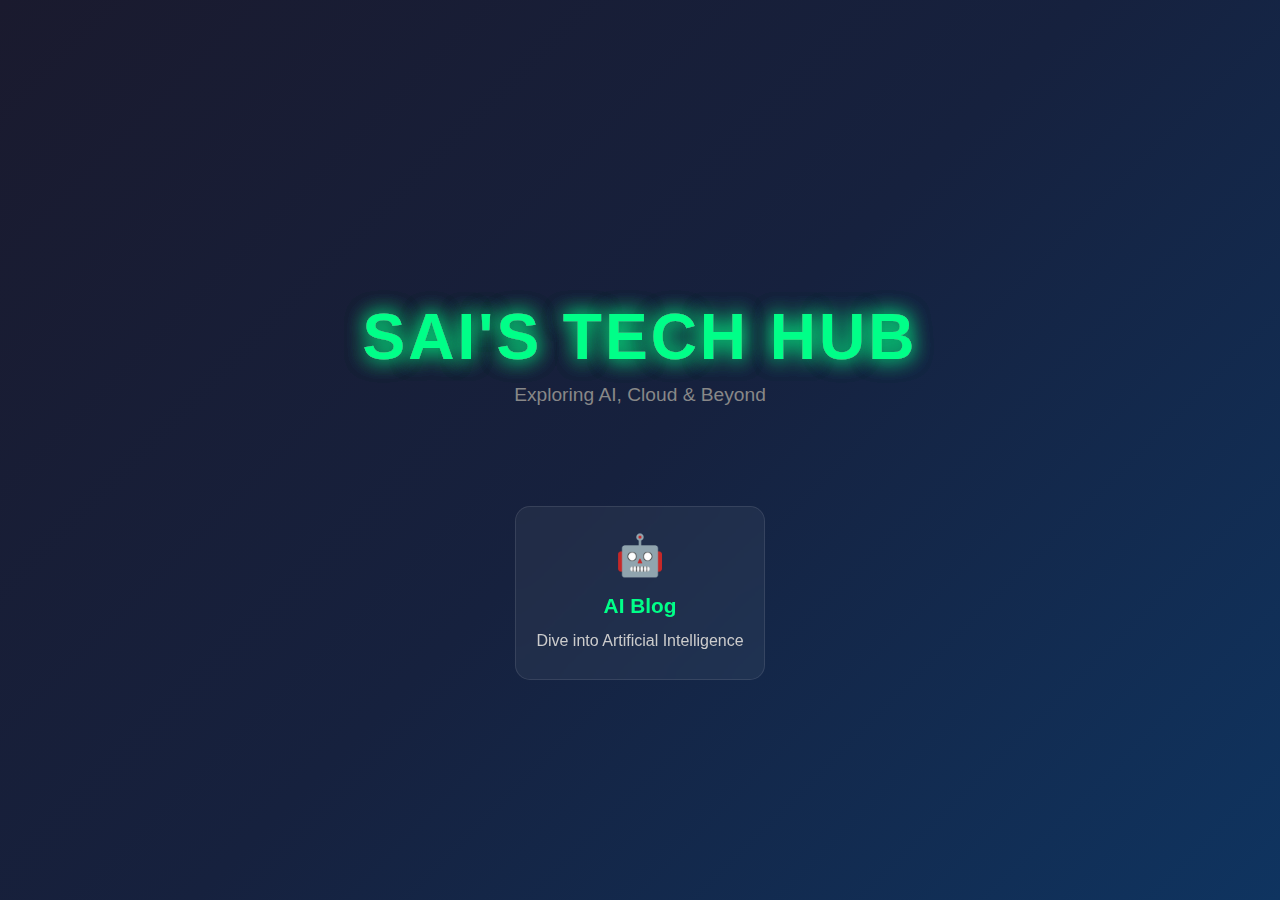
<file: index.html>
<!DOCTYPE html>
<html lang="en">
<head>
    <meta charset="UTF-8">
    <meta name="viewport" content="width=device-width, initial-scale=1.0">
    <title>Sai's Tech Hub</title>
    <link rel="stylesheet" href="style.css">
</head>
<body>
    <div class="container">
        <header class="hero">
            <div class="hero-content">
                <h1 class="glitch" data-text="SAI'S TECH HUB">SAI'S TECH HUB</h1>
                <p class="subtitle">Exploring AI, Cloud & Beyond</p>
            </div>
        </header>

        <main class="blog-grid" id="blogGrid">
            <div class="blog-card main-blog" onclick="navigateTo('ai.html', this)">
                <div class="card-content">
                    <div class="icon">🤖</div>
                    <h3>AI Blog</h3>
                    <p>Dive into Artificial Intelligence</p>
                </div>
                <div class="card-glow"></div>
            </div>
        </main>


    </div>

    <script src="script.js"></script>
</body>
</html>
</file>
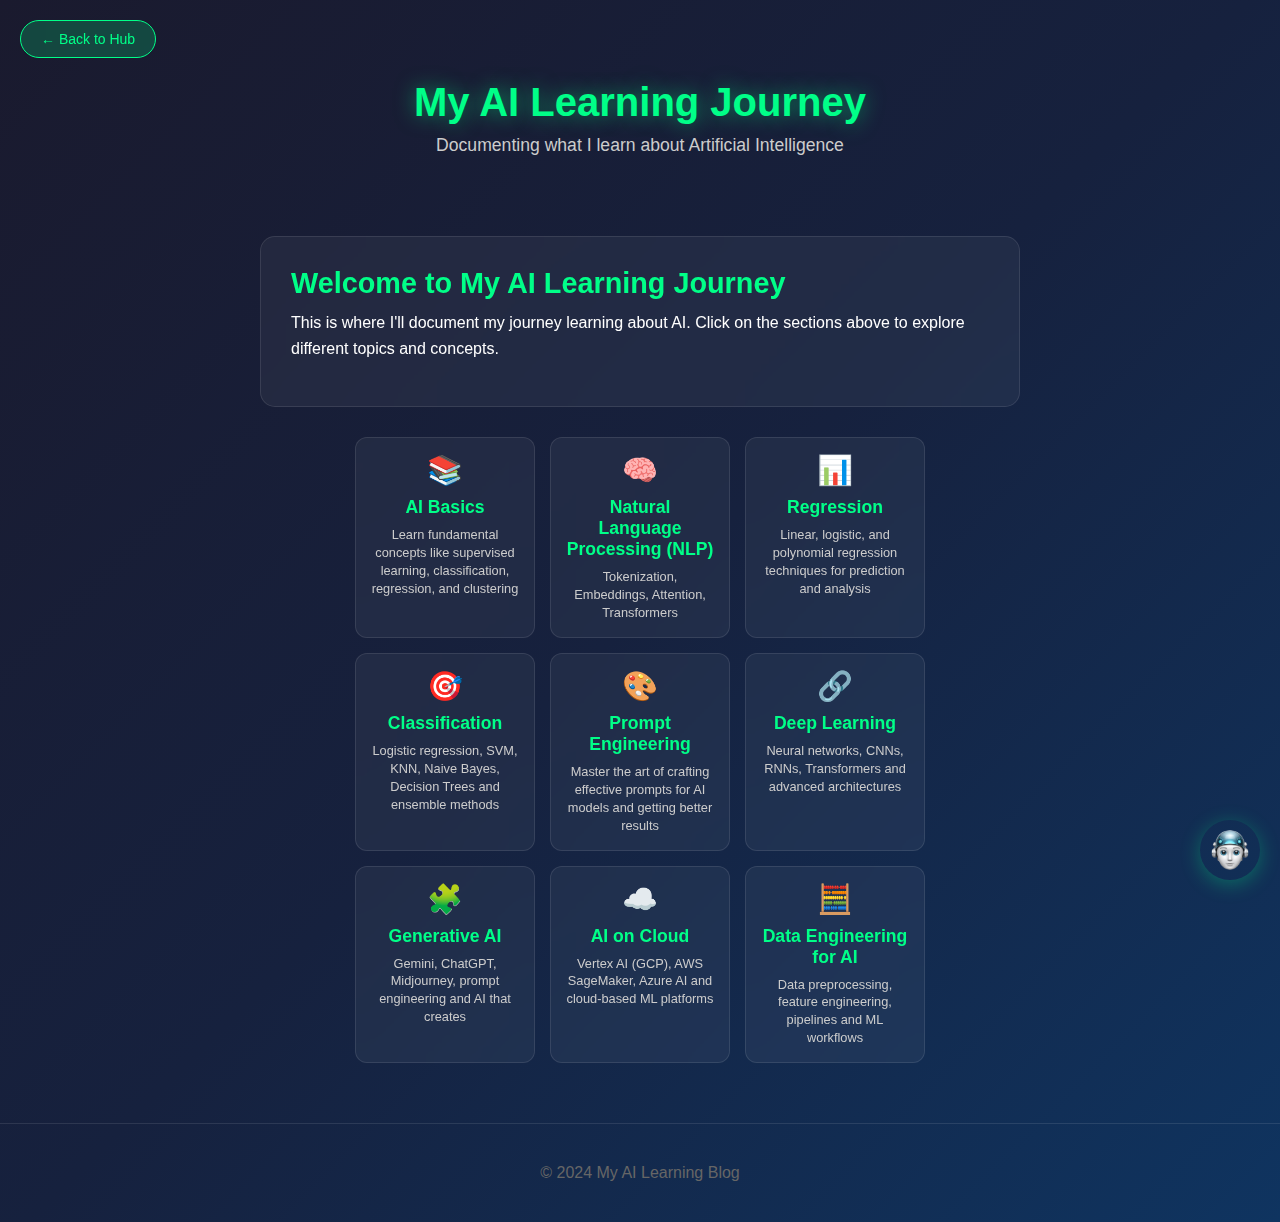
<file: ai.html>
<!DOCTYPE html>
<html lang="en">
<head>
    <meta charset="UTF-8">
    <meta name="viewport" content="width=device-width, initial-scale=1.0">
    <title>My AI Learning Blog</title>
    <link rel="stylesheet" href="style.css">
</head>
<body>

    <nav class="back-nav">
        <button onclick="window.location.href='index.html'" class="back-btn">← Back to Hub</button>
    </nav>
    <header>
        <h1>My AI Learning Journey</h1>
        <p>Documenting what I learn about Artificial Intelligence</p>
    </header>

    <main>
        <article class="blog-post">
            <h2>Welcome to My AI Learning Journey</h2>
            <p>This is where I'll document my journey learning about AI. Click on the sections above to explore different topics and concepts.</p>
        </article>

        
        <div class="blog-sections">
            <div class="section-card" onclick="triggerGlowAndNavigate(this, 'basics.html')">
                <div class="section-icon">📚</div>
                <h3>AI Basics</h3>
                <p>Learn fundamental concepts like supervised learning, classification, regression, and clustering</p>
            </div>
            <div class="section-card" onclick="triggerGlowAndNavigate(this, 'nlp.html')">
                <div class="section-icon">🧠</div>
                <h3>Natural Language Processing (NLP)</h3>
                <p>Tokenization, Embeddings, Attention, Transformers</p>
            </div>
            <div class="section-card" onclick="triggerGlowAndNavigate(this, 'regression-guide.html')">
                <div class="section-icon">📊</div>
                <h3>Regression</h3>
                <p>Linear, logistic, and polynomial regression techniques for prediction and analysis</p>
            </div>
            <div class="section-card" onclick="triggerGlowAndNavigate(this, 'classification-guide.html')">
                <div class="section-icon">🎯</div>
                <h3>Classification</h3>
                <p>Logistic regression, SVM, KNN, Naive Bayes, Decision Trees and ensemble methods</p>
            </div>
            <div class="section-card" onclick="triggerGlowAndNavigate(this, 'prompt-engineering.html')">
                <div class="section-icon">🎨</div>
                <h3>Prompt Engineering</h3>
                <p>Master the art of crafting effective prompts for AI models and getting better results</p>
            </div>
            <div class="section-card" onclick="triggerGlowAndNavigate(this, 'deep-learning.html')">
                <div class="section-icon">🔗</div>
                <h3>Deep Learning</h3>
                <p>Neural networks, CNNs, RNNs, Transformers and advanced architectures</p>
            </div>
            <div class="section-card" onclick="triggerGlowAndNavigate(this, 'generative-ai.html')">
                <div class="section-icon">🧩</div>
                <h3>Generative AI</h3>
                <p>Gemini, ChatGPT, Midjourney, prompt engineering and AI that creates</p>
            </div>
            <div class="section-card" onclick="triggerGlowAndNavigate(this, 'cloud-ai.html')">
                <div class="section-icon">☁️</div>
                <h3>AI on Cloud</h3>
                <p>Vertex AI (GCP), AWS SageMaker, Azure AI and cloud-based ML platforms</p>
            </div>

            <div class="section-card" onclick="triggerGlowAndNavigate(this, 'data-engineering.html')">
                <div class="section-icon">🧮</div>
                <h3>Data Engineering for AI</h3>
                <p>Data preprocessing, feature engineering, pipelines and ML workflows</p>
            </div>
        </div>

    </main>

    <footer>
        <p>&copy; 2024 My AI Learning Blog</p>
    </footer>

    <!-- Gemini AI Chatbot -->
    <div id="chatbot-container">
        <div id="chatbot-toggle">
            <img src="AI_img-removebg-preview.png" alt="AI" style="width: 40px; height: 40px; border-radius: 50%; object-fit: cover;">
        </div>
        <div id="chatbot-window">
            <div id="chatbot-header">
                <span>AI Assistant</span>
                <div class="chatbot-controls">
                    <button id="chatbot-refresh" class="refresh-btn">
                        <svg viewBox="0 0 24 24">
                            <path d="M17.65 6.35C16.2 4.9 14.21 4 12 4c-4.42 0-7.99 3.58-7.99 8s3.57 8 7.99 8c3.73 0 6.84-2.55 7.73-6h-2.08c-.82 2.33-3.04 4-5.65 4-3.31 0-6-2.69-6-6s2.69-6 6-6c1.66 0 3.14.69 4.22 1.78L13 11h7V4l-2.35 2.35z"/>
                        </svg>
                    </button>
                    <button id="chatbot-close">×</button>
                </div>
            </div>
            <div id="chatbot-messages"></div>
            <div id="chatbot-input-container">
                <input type="text" id="chatbot-input" placeholder="Ask me about AI...">
                <button id="chatbot-send">Send</button>
            </div>
        </div>
    </div>

    <script src="ai-background.js"></script>
    <script src="chatbot-frontend.js"></script>
    <script>
        function triggerGlowAndNavigate(element, url) {
            element.classList.remove('glow');
            element.classList.add('glow');
            setTimeout(() => {
                window.location.href = url;
            }, 400);
        }
    </script>
</body>
</html>
</file>
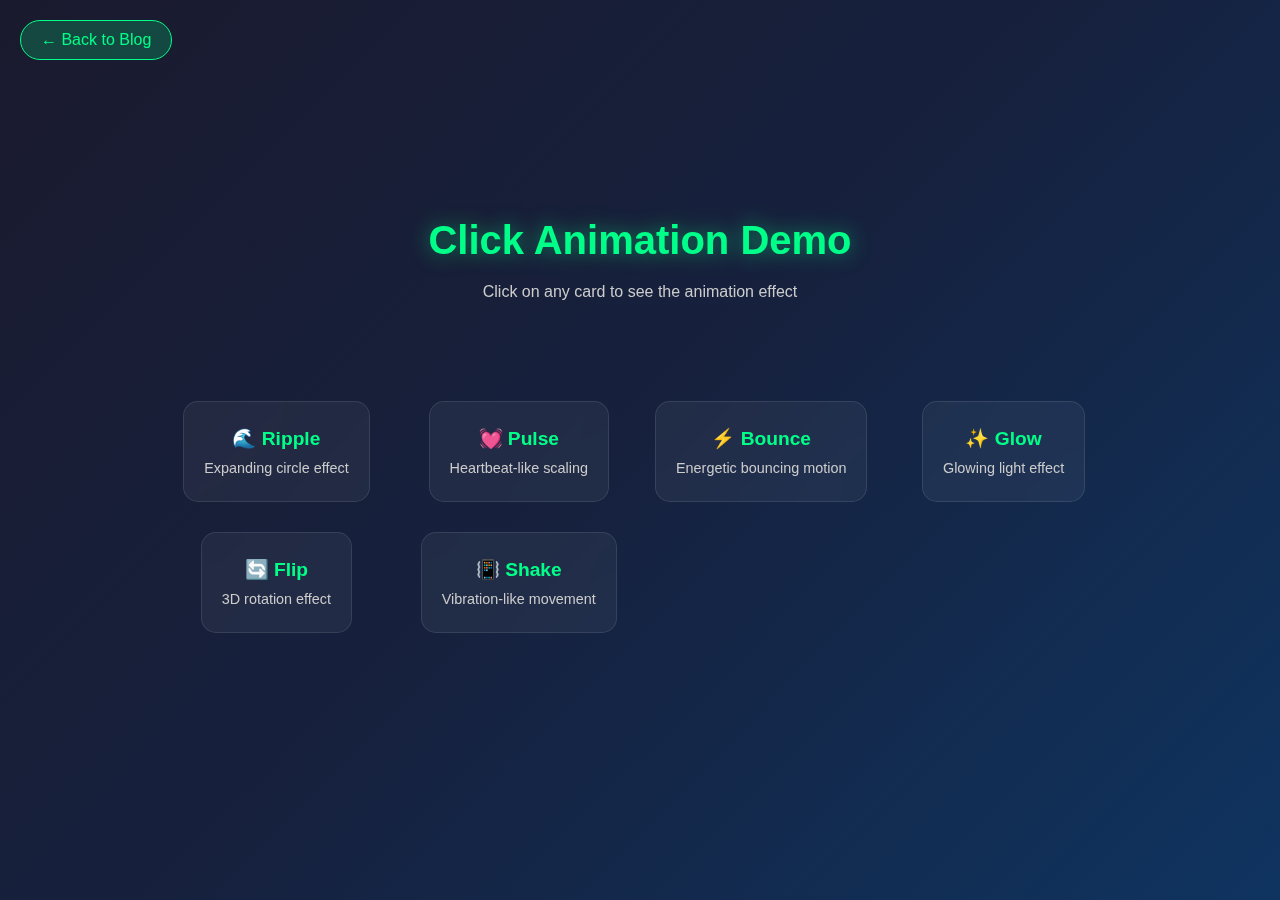
<file: animation-demo.html>
<!DOCTYPE html>
<html lang="en">
<head>
    <meta charset="UTF-8">
    <meta name="viewport" content="width=device-width, initial-scale=1.0">
    <title>Click Animation Demo</title>
    <link rel="stylesheet" href="style.css">
    <style>
        .demo-container {
            display: grid;
            grid-template-columns: repeat(auto-fit, minmax(200px, 1fr));
            gap: 30px;
            max-width: 1000px;
            margin: 50px auto;
            padding: 20px;
        }
        
        .demo-card {
            position: relative;
            background: rgba(255, 255, 255, 0.05);
            border-radius: 15px;
            padding: 25px 20px;
            cursor: pointer;
            transition: all 0.3s cubic-bezier(0.4, 0, 0.2, 1);
            border: 1px solid rgba(255, 255, 255, 0.1);
            backdrop-filter: blur(10px);
            overflow: hidden;
            text-align: center;
            transform-origin: center;
        }
        
        .demo-card:hover {
            transform: translateY(-5px) scale(1.02);
            box-shadow: 0 15px 30px rgba(0, 255, 136, 0.2);
            border-color: #00ff88;
        }
        
        .animation-name {
            color: #00ff88;
            font-size: 1.2rem;
            margin-bottom: 10px;
            font-weight: bold;
        }
        
        .animation-desc {
            color: #ccc;
            font-size: 0.9rem;
        }
        
        .back-link {
            position: fixed;
            top: 20px;
            left: 20px;
            background: rgba(0, 255, 136, 0.2);
            border: 1px solid #00ff88;
            color: #00ff88;
            padding: 10px 20px;
            border-radius: 25px;
            text-decoration: none;
            transition: all 0.3s ease;
        }
        
        .back-link:hover {
            background: rgba(0, 255, 136, 0.3);
            transform: translateX(-5px);
        }
        
        .demo-title {
            text-align: center;
            color: #00ff88;
            font-size: 2.5rem;
            margin: 20px 0;
            text-shadow: 0 0 20px rgba(0, 255, 136, 0.5);
        }
        
        .demo-subtitle {
            text-align: center;
            color: #ccc;
            margin-bottom: 30px;
        }
    </style>
</head>
<body>
    <a href="main.html" class="back-link">← Back to Blog</a>
    
    <div class="container">
        <h1 class="demo-title">Click Animation Demo</h1>
        <p class="demo-subtitle">Click on any card to see the animation effect</p>
        
        <div class="demo-container">
            <div class="demo-card blog-card" onclick="triggerAnimation(this, 'ripple')">
                <div class="animation-name">🌊 Ripple</div>
                <div class="animation-desc">Expanding circle effect</div>
            </div>
            
            <div class="demo-card blog-card" onclick="triggerAnimation(this, 'pulse')">
                <div class="animation-name">💓 Pulse</div>
                <div class="animation-desc">Heartbeat-like scaling</div>
            </div>
            
            <div class="demo-card blog-card" onclick="triggerAnimation(this, 'bounce')">
                <div class="animation-name">⚡ Bounce</div>
                <div class="animation-desc">Energetic bouncing motion</div>
            </div>
            
            <div class="demo-card blog-card" onclick="triggerAnimation(this, 'glow')">
                <div class="animation-name">✨ Glow</div>
                <div class="animation-desc">Glowing light effect</div>
            </div>
            
            <div class="demo-card blog-card" onclick="triggerAnimation(this, 'flip')">
                <div class="animation-name">🔄 Flip</div>
                <div class="animation-desc">3D rotation effect</div>
            </div>
            
            <div class="demo-card blog-card" onclick="triggerAnimation(this, 'shake')">
                <div class="animation-name">📳 Shake</div>
                <div class="animation-desc">Vibration-like movement</div>
            </div>
        </div>
    </div>
    
    <script>
        function triggerAnimation(element, type) {
            // Remove any existing animation classes
            element.classList.remove('clicked', 'pulse', 'bounce', 'glow', 'flip', 'shake');
            
            // Add the specific animation class
            switch(type) {
                case 'ripple':
                    element.classList.add('clicked');
                    break;
                case 'pulse':
                    element.classList.add('pulse');
                    break;
                case 'bounce':
                    element.classList.add('bounce');
                    break;
                case 'glow':
                    element.classList.add('glow');
                    break;
                case 'flip':
                    element.classList.add('flip');
                    break;
                case 'shake':
                    element.classList.add('shake');
                    break;
            }
            
            // Remove animation class after animation completes
            setTimeout(() => {
                element.classList.remove('clicked', 'pulse', 'bounce', 'glow', 'flip', 'shake');
            }, 800);
        }
    </script>
</body>
</html>
</file>
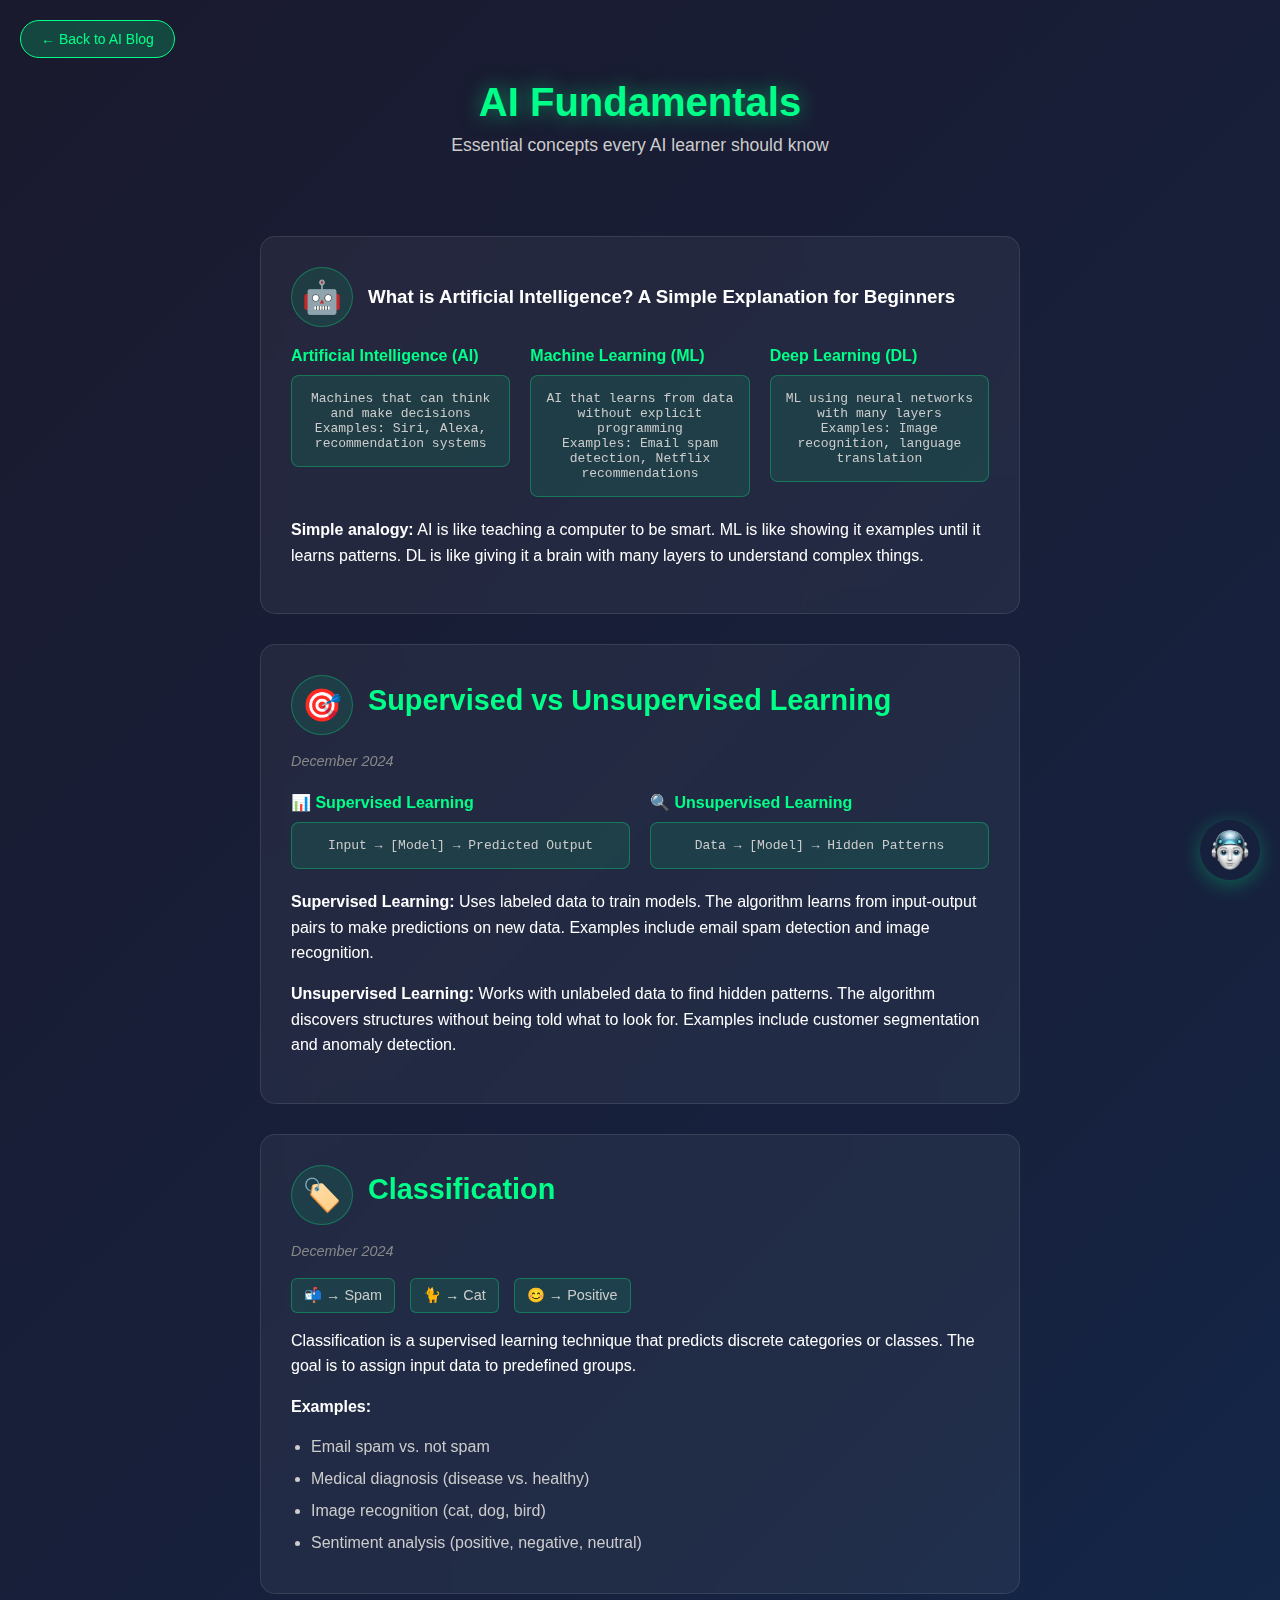
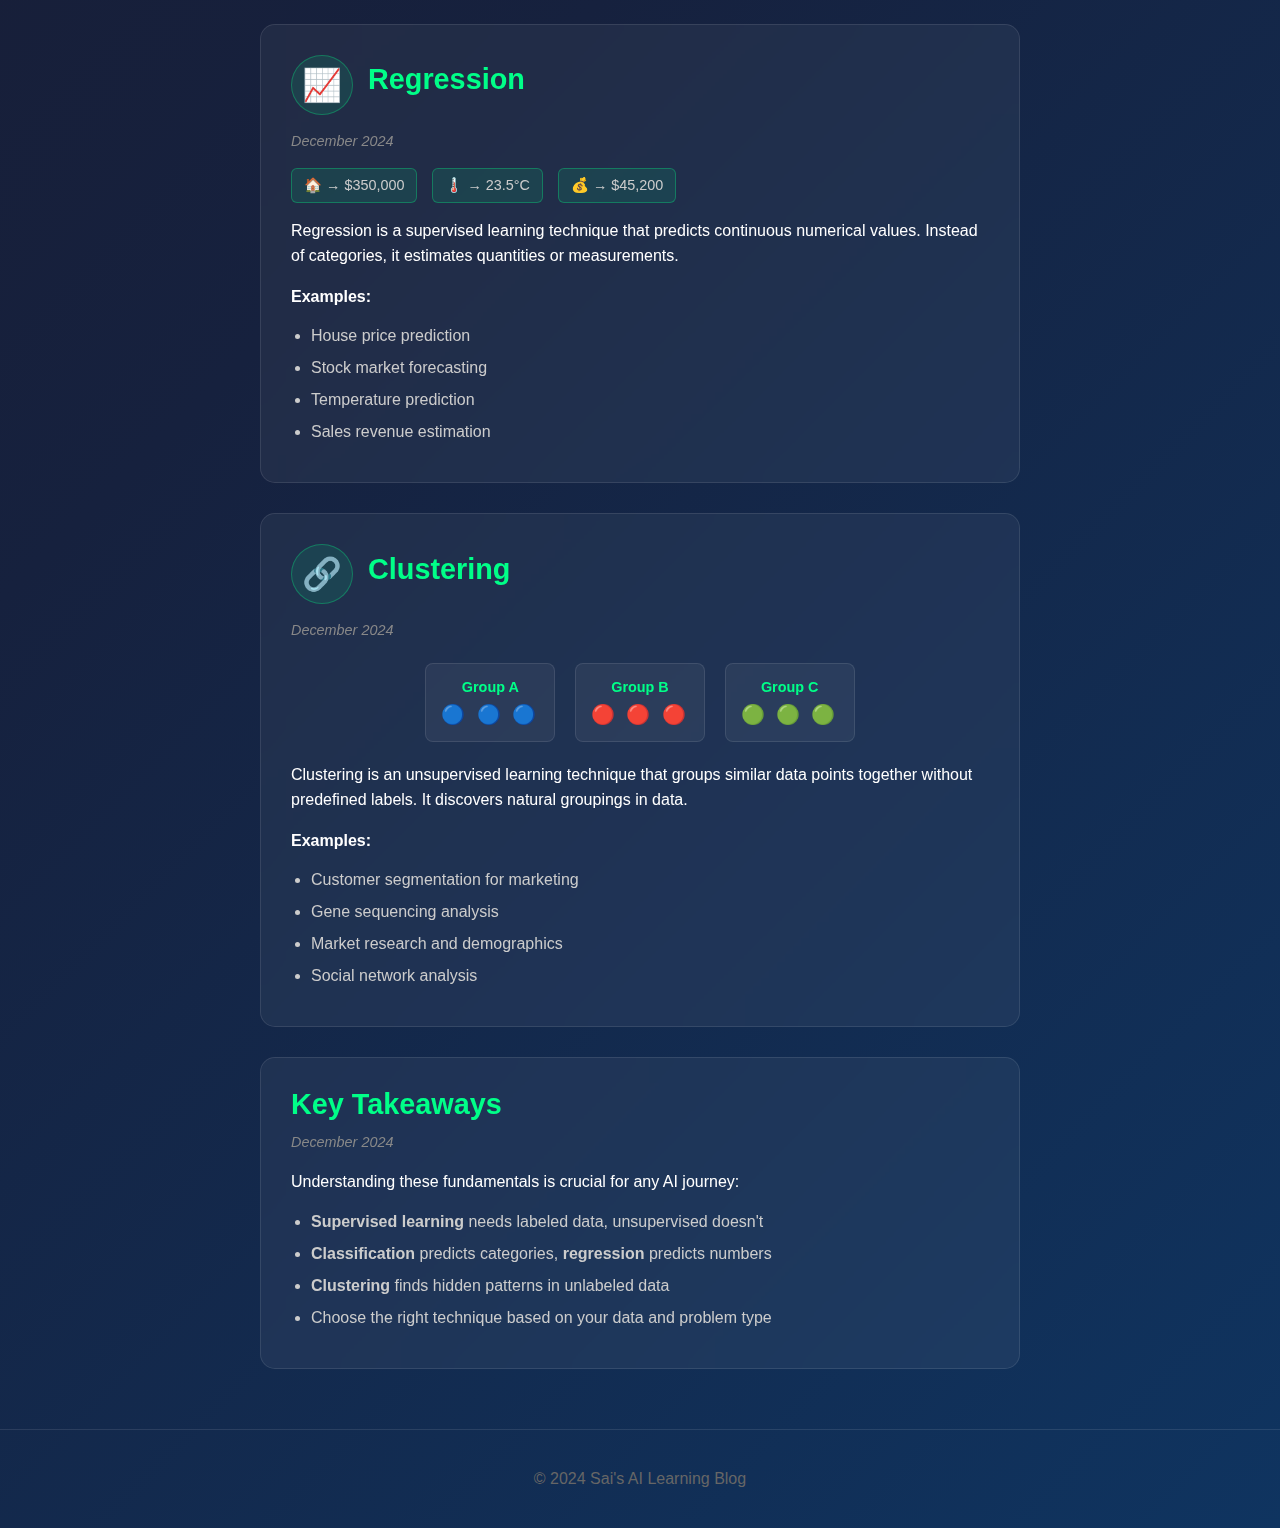
<file: basics.html>
<!DOCTYPE html>
<html lang="en">
<head>
    <meta charset="UTF-8">
    <meta name="viewport" content="width=device-width, initial-scale=1.0">
    <title>AI Basics - Sai's Tech Hub</title>
    <link rel="stylesheet" href="style.css">
</head>
<body>

    <nav class="back-nav">
        <button onclick="window.location.href='ai.html'" class="back-btn">← Back to AI Blog</button>
    </nav>
    <header>
        <h1>AI Fundamentals</h1>
        <p>Essential concepts every AI learner should know</p>
    </header>

    <main>
        <div class="blog-post">
            <div class="topic-header">
                <div class="topic-icon">🤖</div>
                <div>
                    <h3>What is Artificial Intelligence? A Simple Explanation for Beginners</h3>
                </div>
            </div>
            <div class="concept-visual">
                <div class="learning-type">
                    <h4>Artificial Intelligence (AI)</h4>
                    <div class="visual-box">
                        Machines that can think and make decisions<br>
                        Examples: Siri, Alexa, recommendation systems
                    </div>
                </div>
                <div class="learning-type">
                    <h4>Machine Learning (ML)</h4>
                    <div class="visual-box">
                        AI that learns from data without explicit programming<br>
                        Examples: Email spam detection, Netflix recommendations
                    </div>
                </div>
                <div class="learning-type">
                    <h4>Deep Learning (DL)</h4>
                    <div class="visual-box">
                        ML using neural networks with many layers<br>
                        Examples: Image recognition, language translation
                    </div>
                </div>
            </div>
            <p><strong>Simple analogy:</strong> AI is like teaching a computer to be smart. ML is like showing it examples until it learns patterns. DL is like giving it a brain with many layers to understand complex things.</p>
        </div>

        <article class="blog-post">
            <div class="topic-header">
                <div class="topic-icon">🎯</div>
                <h2>Supervised vs Unsupervised Learning</h2>
            </div>
            <p class="date">December 2024</p>
            <div class="concept-visual">
                <div class="learning-type">
                    <h4>📊 Supervised Learning</h4>
                    <div class="visual-box">Input → [Model] → Predicted Output</div>
                </div>
                <div class="learning-type">
                    <h4>🔍 Unsupervised Learning</h4>
                    <div class="visual-box">Data → [Model] → Hidden Patterns</div>
                </div>
            </div>
            <p><strong>Supervised Learning:</strong> Uses labeled data to train models. The algorithm learns from input-output pairs to make predictions on new data. Examples include email spam detection and image recognition.</p>
            <p><strong>Unsupervised Learning:</strong> Works with unlabeled data to find hidden patterns. The algorithm discovers structures without being told what to look for. Examples include customer segmentation and anomaly detection.</p>
        </article>

        <article class="blog-post">
            <div class="topic-header">
                <div class="topic-icon">🏷️</div>
                <h2>Classification</h2>
            </div>
            <p class="date">December 2024</p>
            <div class="classification-visual">
                <div class="class-example">📬 → Spam</div>
                <div class="class-example">🐈 → Cat</div>
                <div class="class-example">😊 → Positive</div>
            </div>
            <p>Classification is a supervised learning technique that predicts discrete categories or classes. The goal is to assign input data to predefined groups.</p>
            <p><strong>Examples:</strong></p>
            <ul>
                <li>Email spam vs. not spam</li>
                <li>Medical diagnosis (disease vs. healthy)</li>
                <li>Image recognition (cat, dog, bird)</li>
                <li>Sentiment analysis (positive, negative, neutral)</li>
            </ul>
        </article>

        <article class="blog-post">
            <div class="topic-header">
                <div class="topic-icon">📈</div>
                <h2>Regression</h2>
            </div>
            <p class="date">December 2024</p>
            <div class="regression-visual">
                <div class="regression-example">🏠 → $350,000</div>
                <div class="regression-example">🌡️ → 23.5°C</div>
                <div class="regression-example">💰 → $45,200</div>
            </div>
            <p>Regression is a supervised learning technique that predicts continuous numerical values. Instead of categories, it estimates quantities or measurements.</p>
            <p><strong>Examples:</strong></p>
            <ul>
                <li>House price prediction</li>
                <li>Stock market forecasting</li>
                <li>Temperature prediction</li>
                <li>Sales revenue estimation</li>
            </ul>
        </article>

        <article class="blog-post">
            <div class="topic-header">
                <div class="topic-icon">🔗</div>
                <h2>Clustering</h2>
            </div>
            <p class="date">December 2024</p>
            <div class="clustering-visual">
                <div class="cluster">
                    <div class="cluster-title">Group A</div>
                    <div class="cluster-points">🔵 🔵 🔵</div>
                </div>
                <div class="cluster">
                    <div class="cluster-title">Group B</div>
                    <div class="cluster-points">🔴 🔴 🔴</div>
                </div>
                <div class="cluster">
                    <div class="cluster-title">Group C</div>
                    <div class="cluster-points">🟢 🟢 🟢</div>
                </div>
            </div>
            <p>Clustering is an unsupervised learning technique that groups similar data points together without predefined labels. It discovers natural groupings in data.</p>
            <p><strong>Examples:</strong></p>
            <ul>
                <li>Customer segmentation for marketing</li>
                <li>Gene sequencing analysis</li>
                <li>Market research and demographics</li>
                <li>Social network analysis</li>
            </ul>
        </article>

        <article class="blog-post">
            <h2>Key Takeaways</h2>
            <p class="date">December 2024</p>
            <p>Understanding these fundamentals is crucial for any AI journey:</p>
            <ul>
                <li><strong>Supervised learning</strong> needs labeled data, unsupervised doesn't</li>
                <li><strong>Classification</strong> predicts categories, <strong>regression</strong> predicts numbers</li>
                <li><strong>Clustering</strong> finds hidden patterns in unlabeled data</li>
                <li>Choose the right technique based on your data and problem type</li>
            </ul>
        </article>
    </main>

    <footer>
        <p>&copy; 2024 Sai's AI Learning Blog</p>
    </footer>

    <!-- Gemini AI Chatbot -->
    <div id="chatbot-container">
        <div id="chatbot-toggle">
            <img src="AI_img-removebg-preview.png" alt="AI" style="width: 40px; height: 40px; border-radius: 50%; object-fit: cover;">
        </div>
        <div id="chatbot-window">
            <div id="chatbot-header">
                <span>AI Assistant</span>
                <div class="chatbot-controls">
                    <button id="chatbot-refresh" class="refresh-btn">
                        <svg viewBox="0 0 24 24">
                            <path d="M17.65 6.35C16.2 4.9 14.21 4 12 4c-4.42 0-7.99 3.58-7.99 8s3.57 8 7.99 8c3.73 0 6.84-2.55 7.73-6h-2.08c-.82 2.33-3.04 4-5.65 4-3.31 0-6-2.69-6-6s2.69-6 6-6c1.66 0 3.14.69 4.22 1.78L13 11h7V4l-2.35 2.35z"/>
                        </svg>
                    </button>
                    <button id="chatbot-close">×</button>
                </div>
            </div>
            <div id="chatbot-messages"></div>
            <div id="chatbot-input-container">
                <input type="text" id="chatbot-input" placeholder="Ask me about AI...">
                <button id="chatbot-send">Send</button>
            </div>
        </div>
    </div>

    <script src="ai-background.js"></script>
    <script src="chatbot-frontend.js"></script>

</body>
</html>
</file>
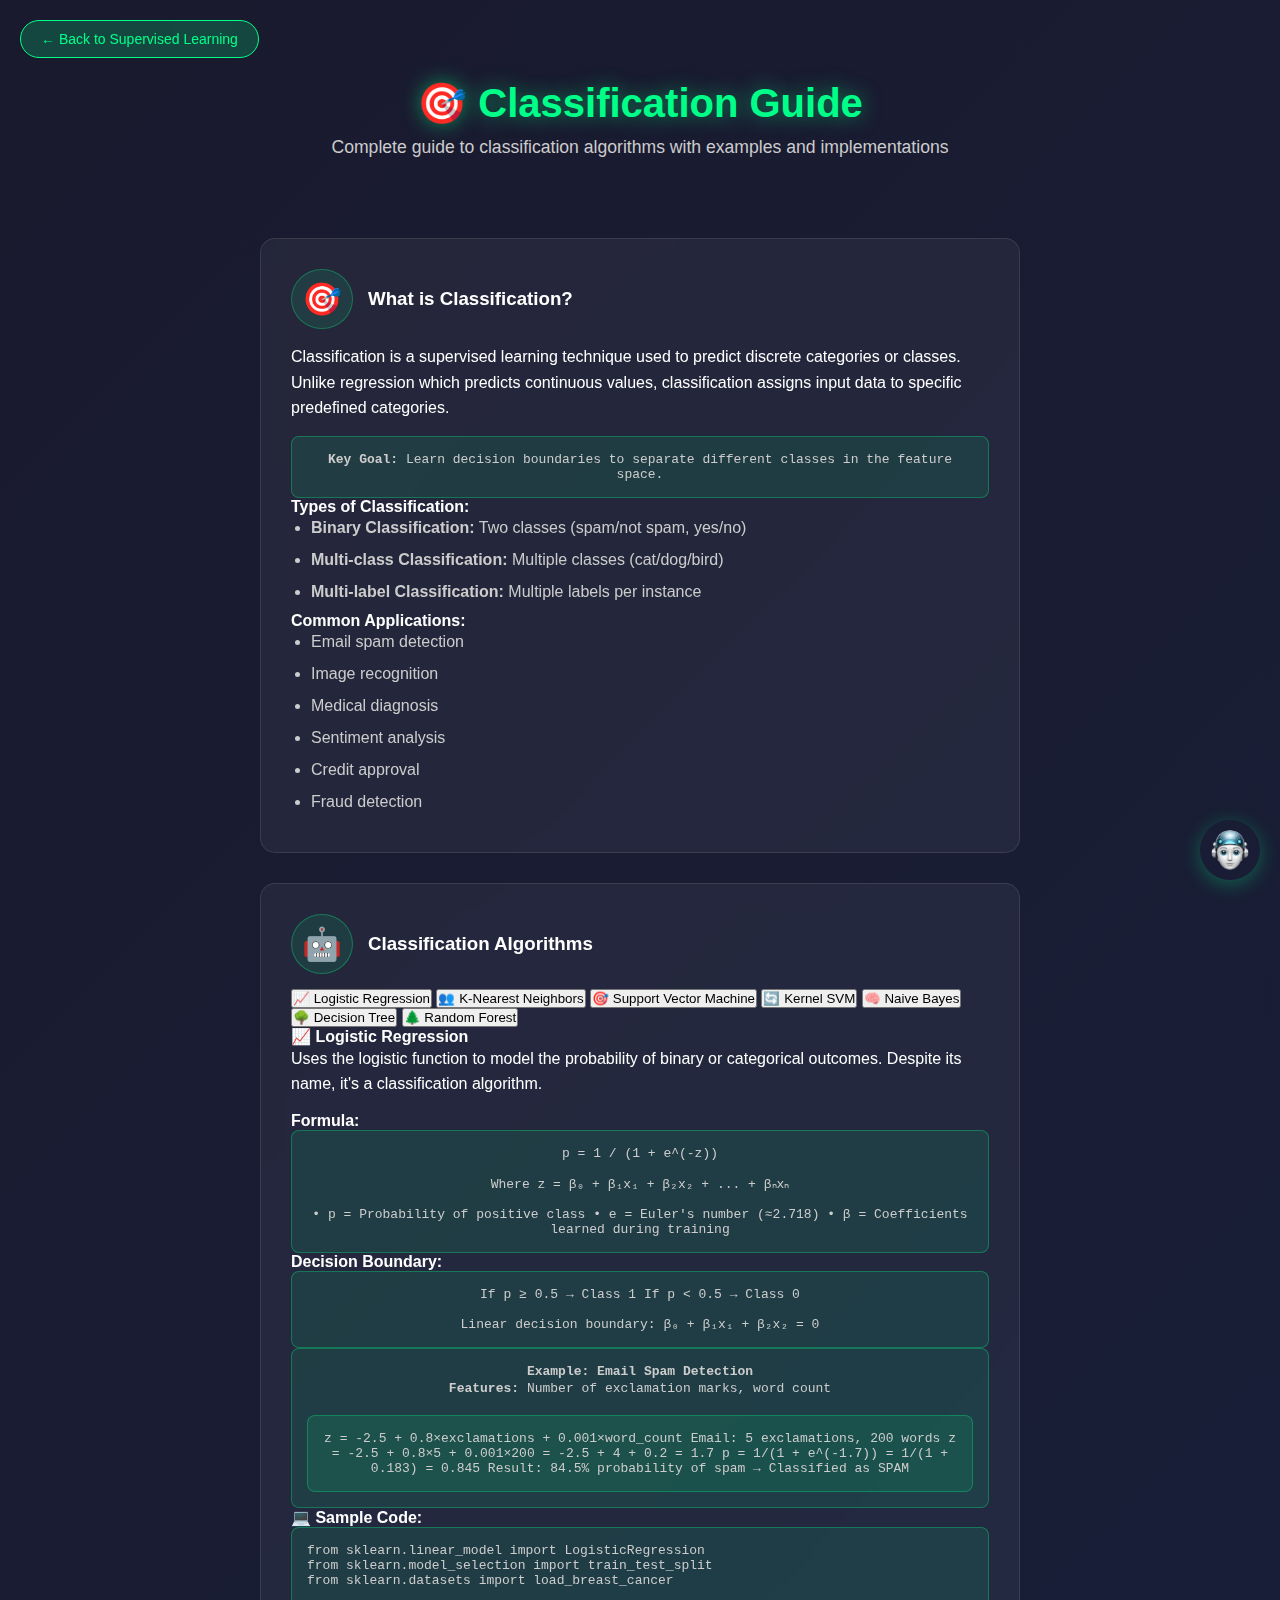
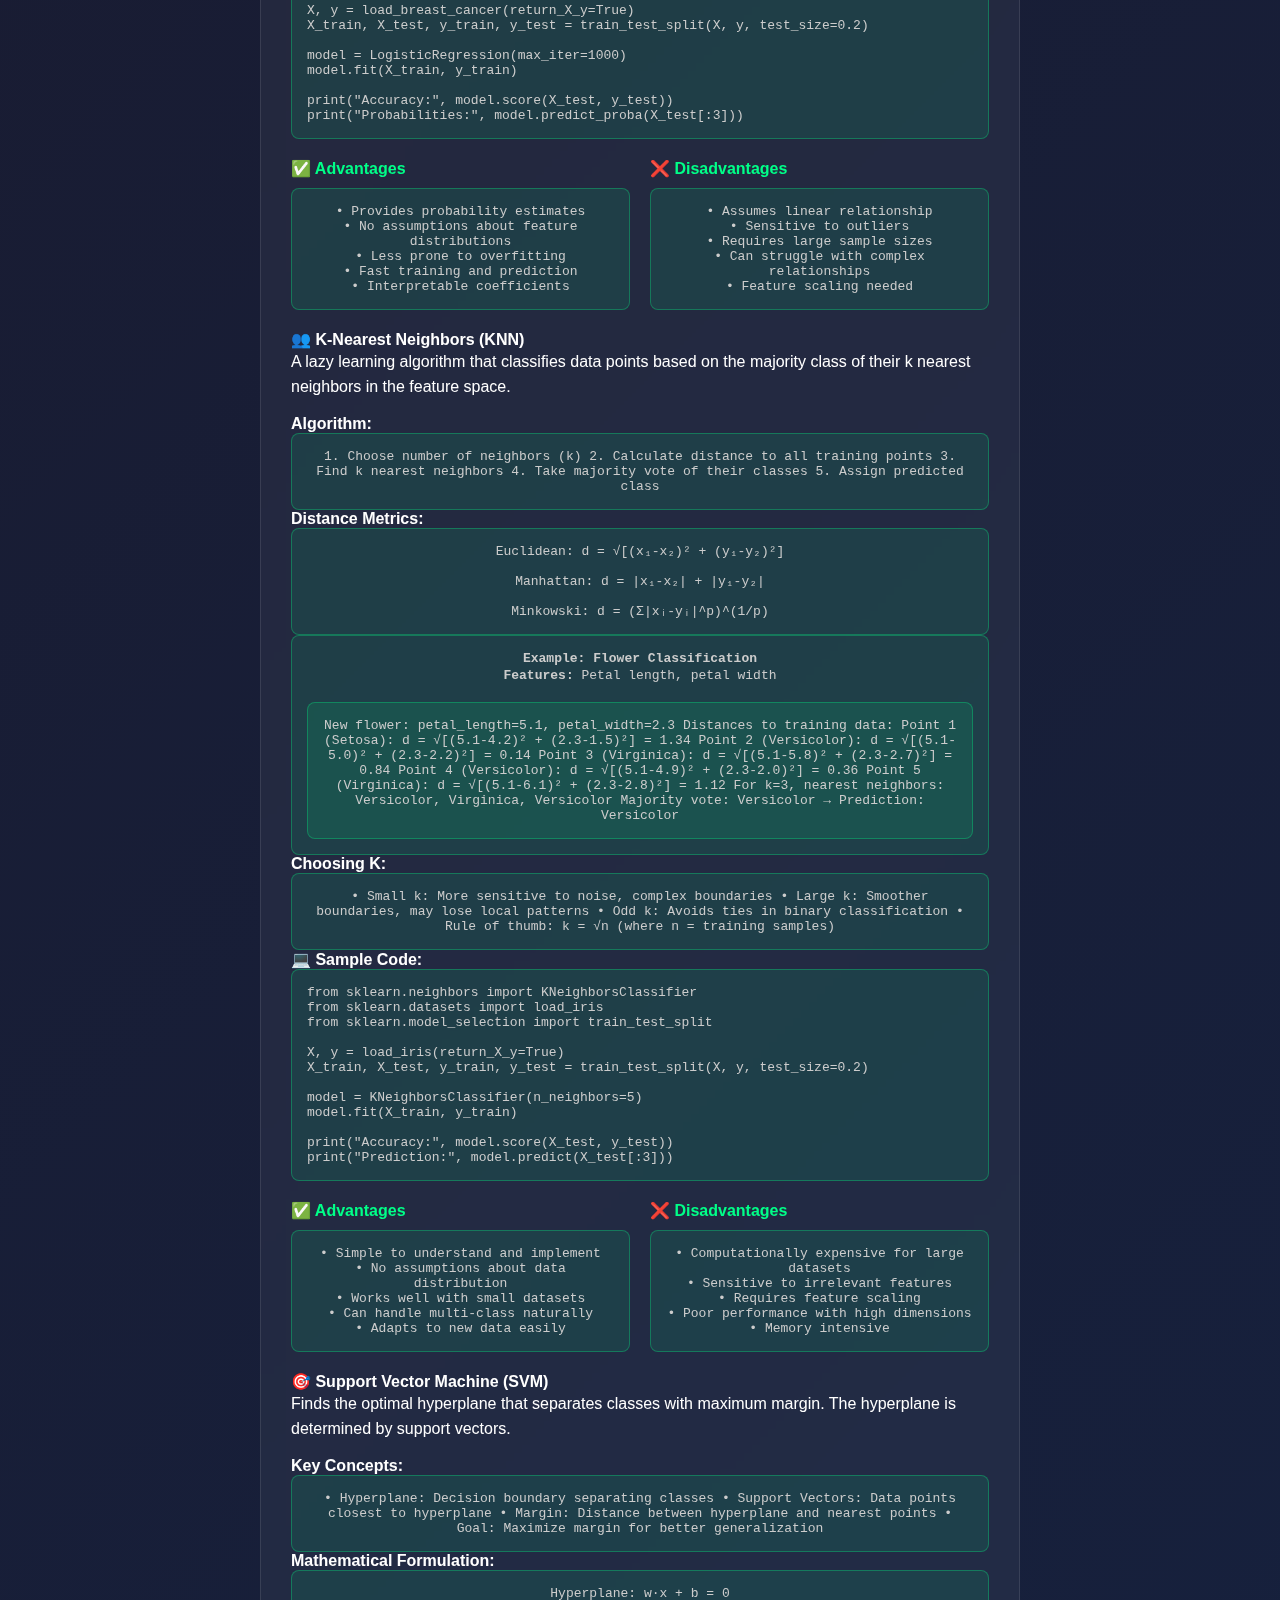
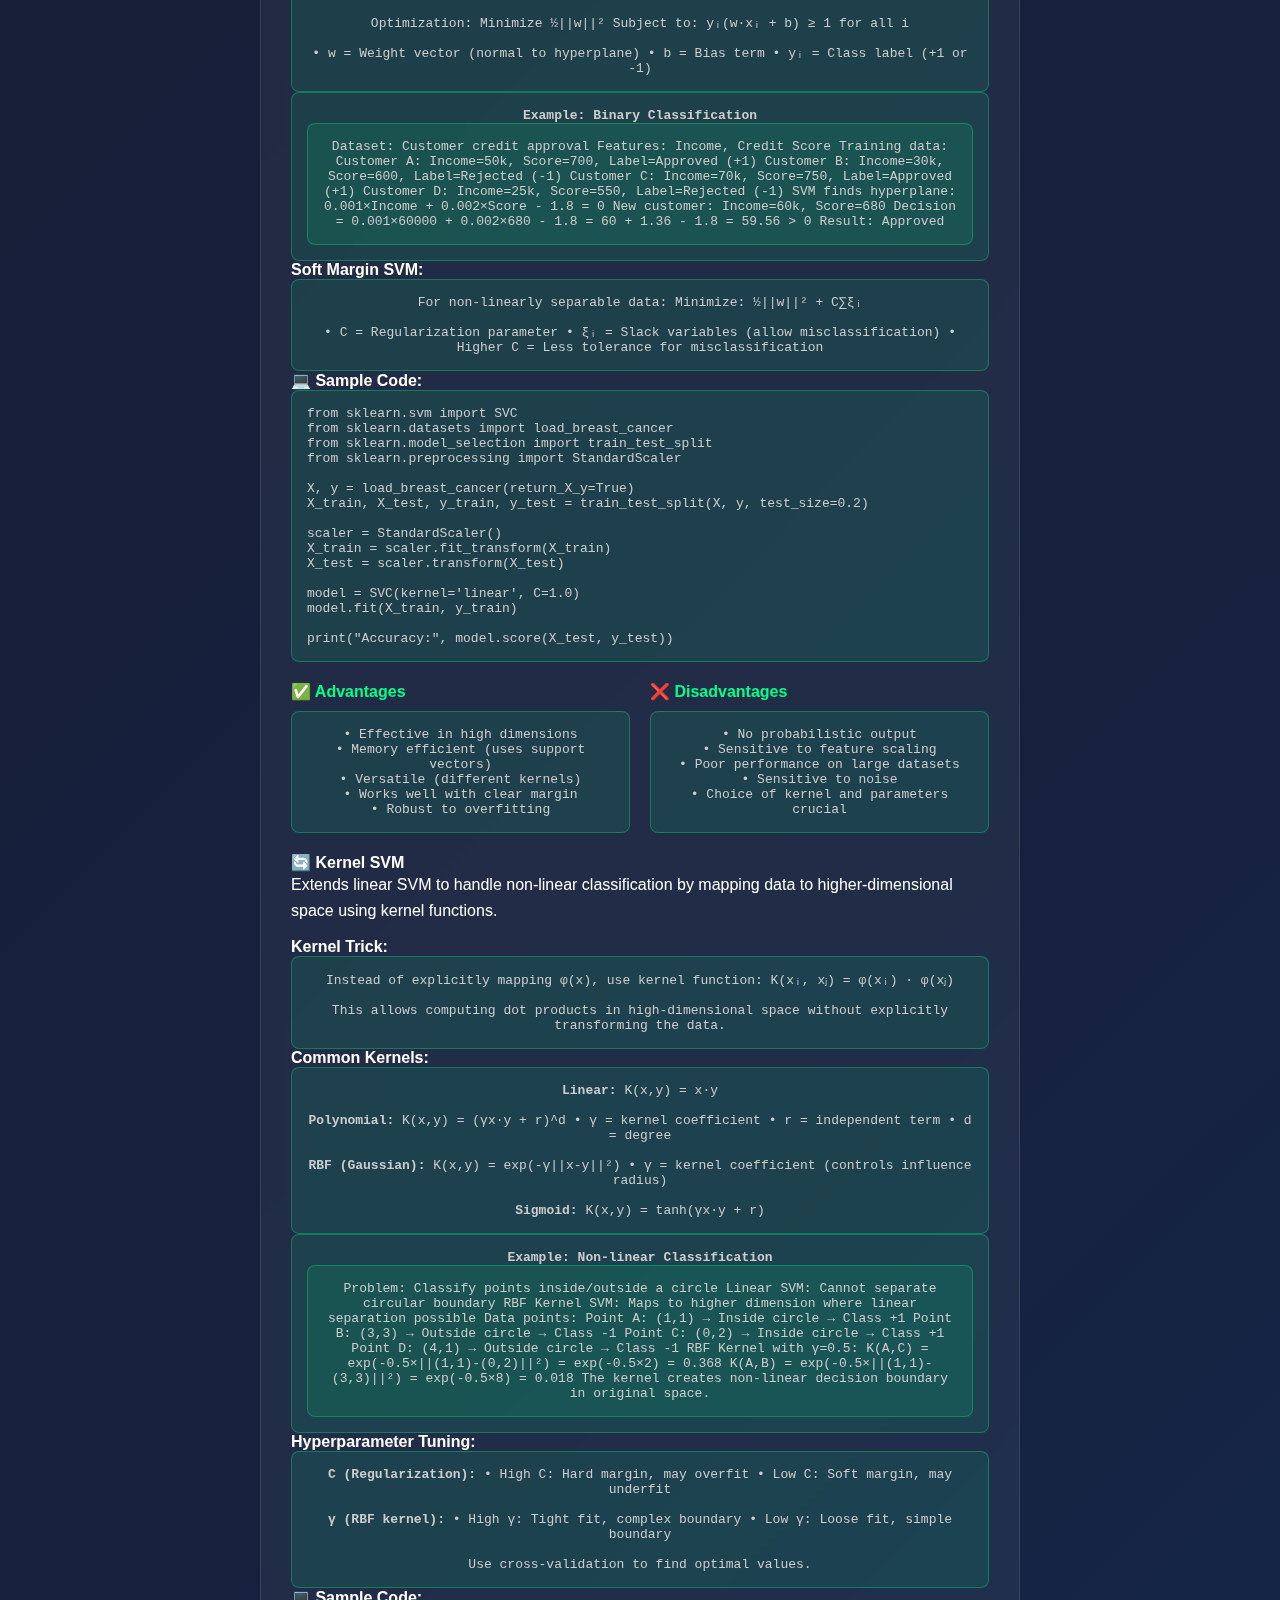
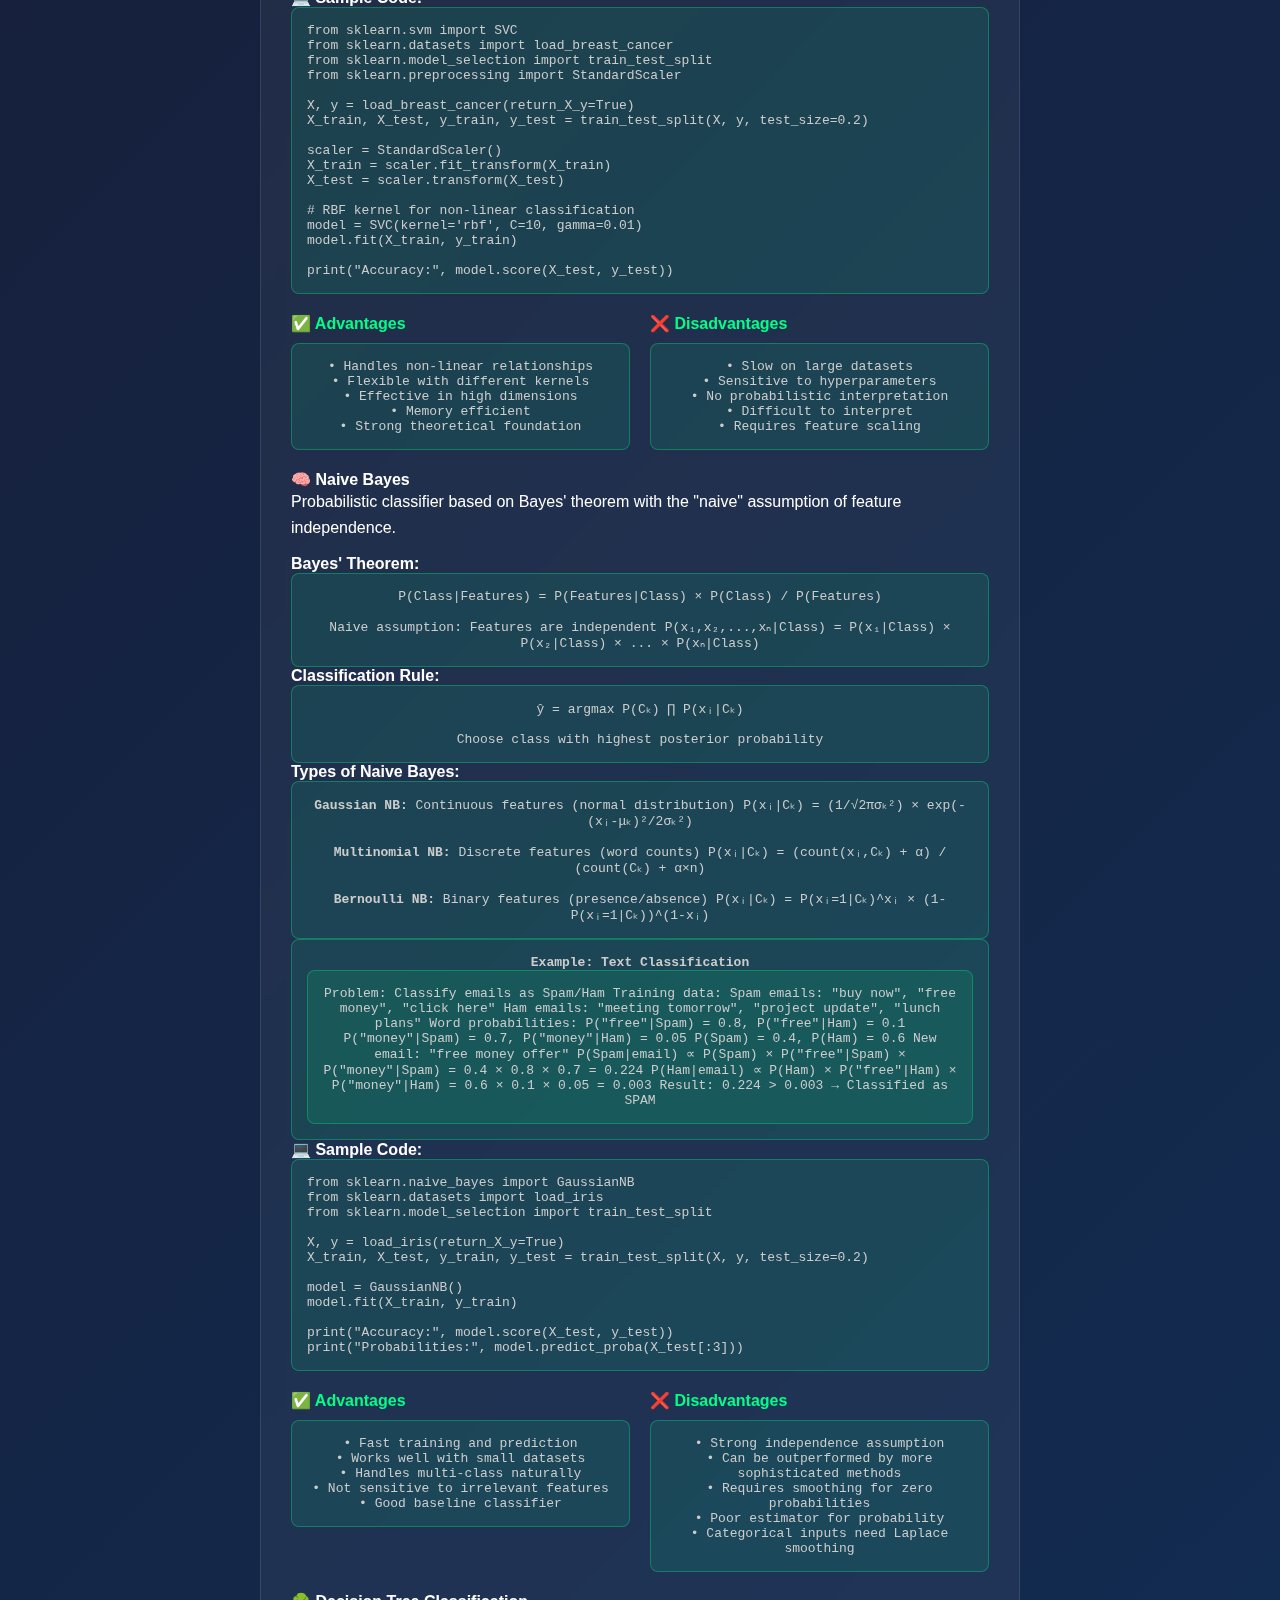
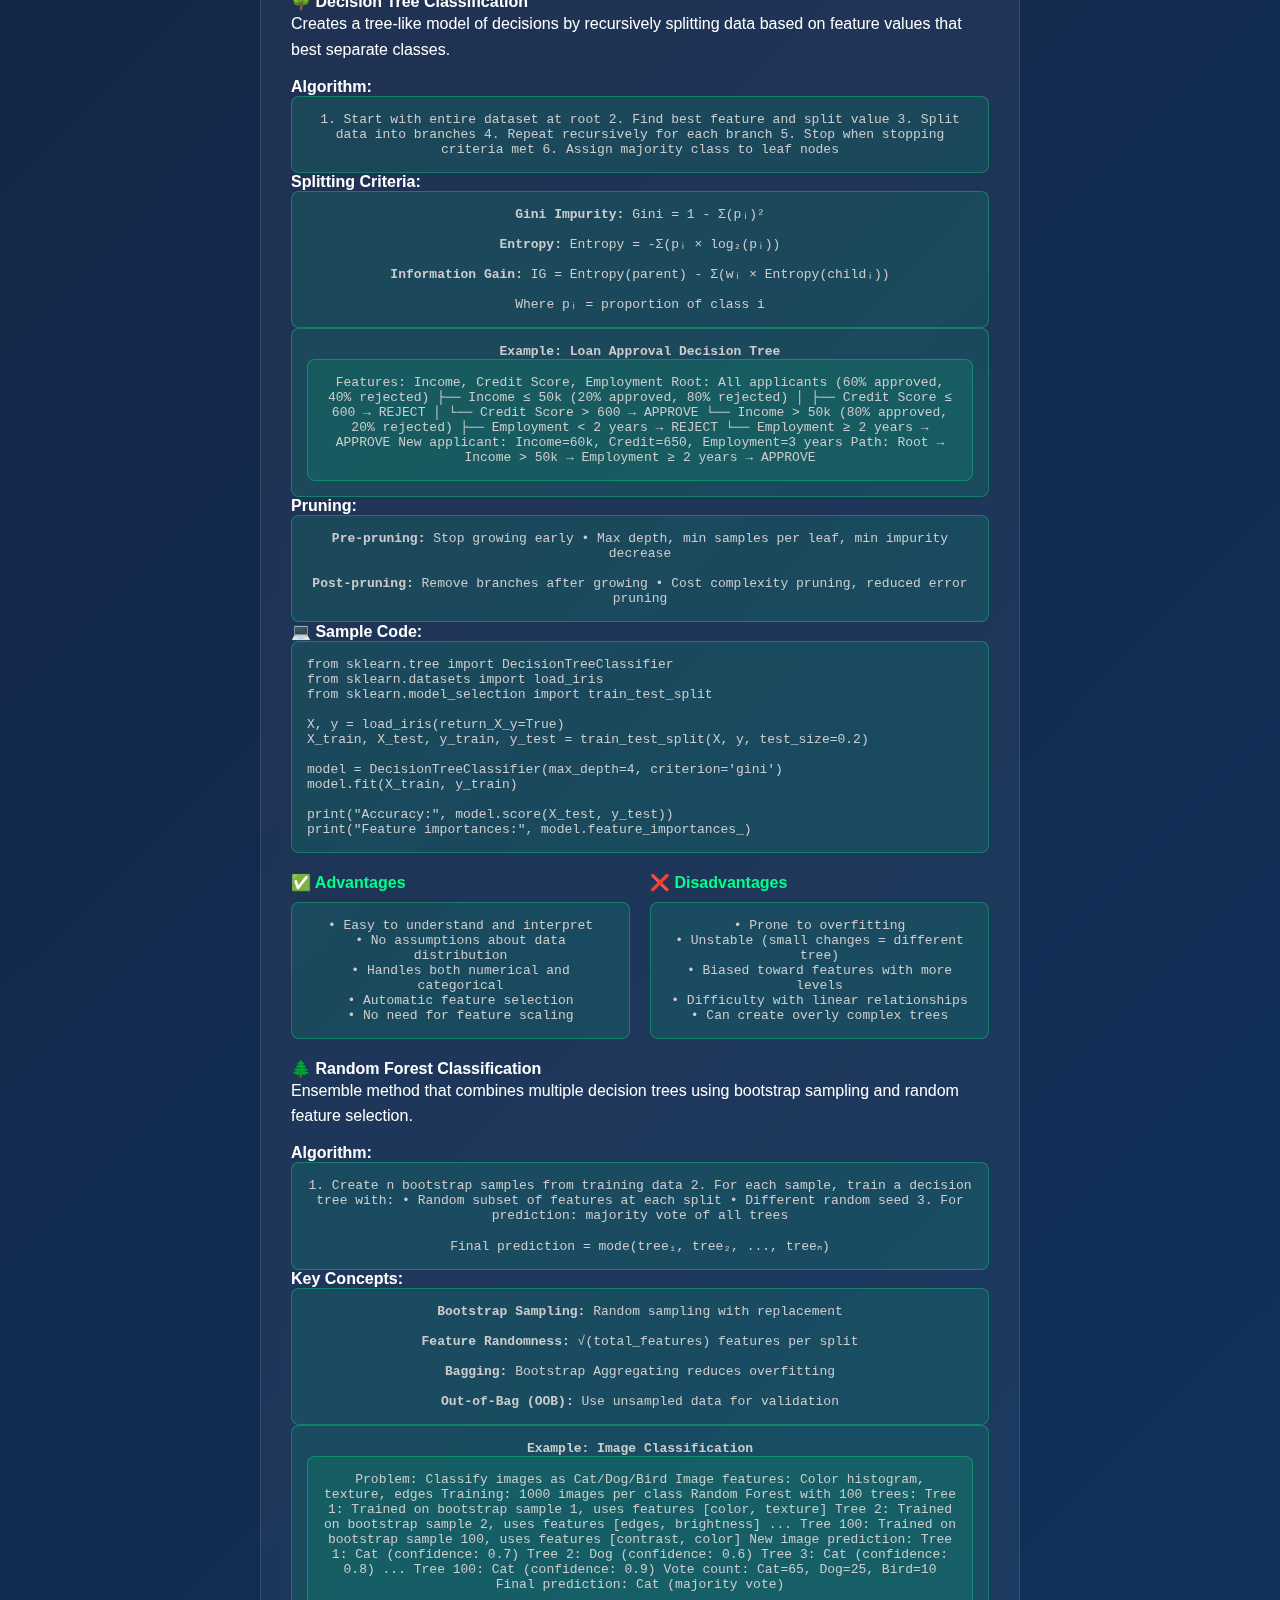
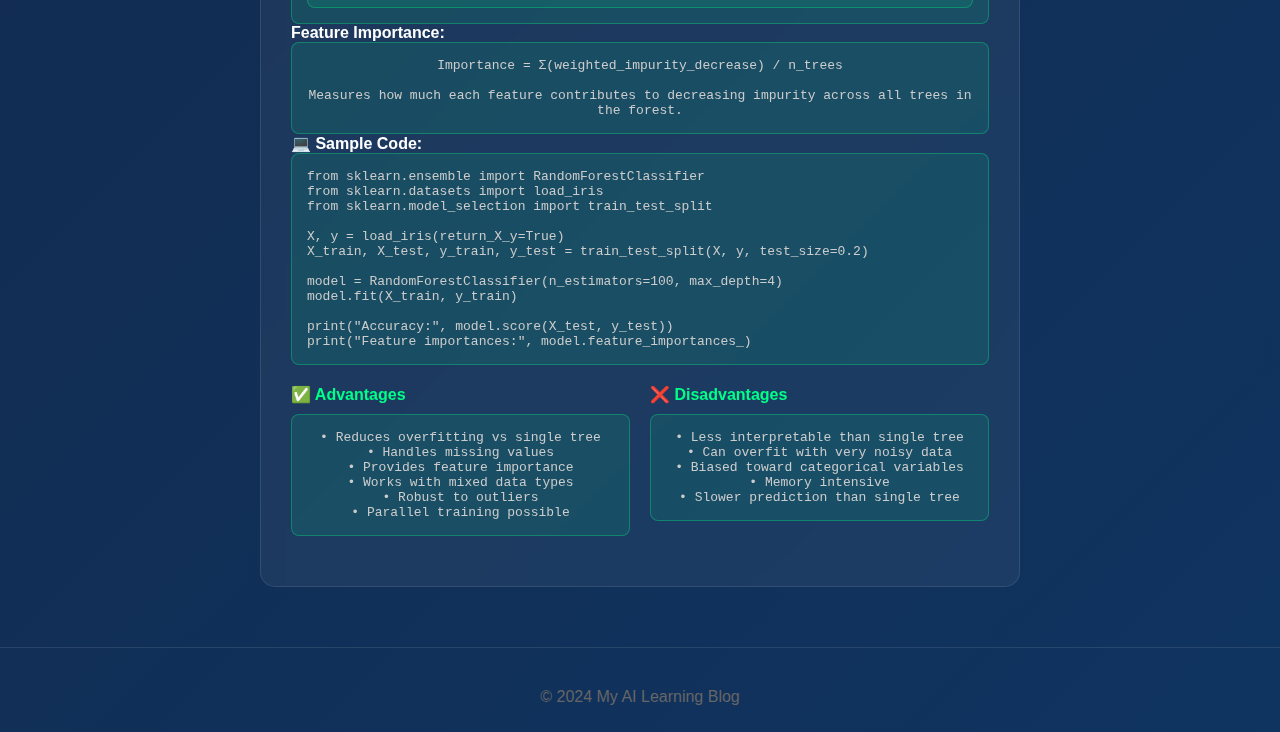
<file: classification-guide.html>
<!DOCTYPE html>
<html lang="en">
<head>
    <meta charset="UTF-8">
    <meta name="viewport" content="width=device-width, initial-scale=1.0">
    <title>Classification Guide - My AI Learning Blog</title>
    <link rel="stylesheet" href="style.css">
</head>
<body>

    <nav class="back-nav">
        <button onclick="window.location.href='supervised-learning.html'" class="back-btn">← Back to Supervised Learning</button>
    </nav>
    
    <header>
        <h1>🎯 Classification Guide</h1>
        <p>Complete guide to classification algorithms with examples and implementations</p>
    </header>

    <main>
        <!-- Overview Block -->
        <div class="blog-post">
            <div class="topic-header">
                <div class="topic-icon">🎯</div>
                <div>
                    <h3>What is Classification?</h3>
                </div>
            </div>
            <p>Classification is a supervised learning technique used to predict discrete categories or classes. Unlike regression which predicts continuous values, classification assigns input data to specific predefined categories.</p>
            
            <div class="visual-box">
                <strong>Key Goal:</strong> Learn decision boundaries to separate different classes in the feature space.
            </div>

            <h4>Types of Classification:</h4>
            <ul>
                <li><strong>Binary Classification:</strong> Two classes (spam/not spam, yes/no)</li>
                <li><strong>Multi-class Classification:</strong> Multiple classes (cat/dog/bird)</li>
                <li><strong>Multi-label Classification:</strong> Multiple labels per instance</li>
            </ul>

            <h4>Common Applications:</h4>
            <ul>
                <li>Email spam detection</li>
                <li>Image recognition</li>
                <li>Medical diagnosis</li>
                <li>Sentiment analysis</li>
                <li>Credit approval</li>
                <li>Fraud detection</li>
            </ul>
        </div>

        <!-- Classification Algorithms Tabs -->
        <div class="blog-post">
            <div class="topic-header">
                <div class="topic-icon">🤖</div>
                <div>
                    <h3>Classification Algorithms</h3>
                </div>
            </div>
            
            <div class="algorithm-tabs">
                <button class="tab-btn active" onclick="showClassificationTab('logistic-regression')">📈 Logistic Regression</button>
                <button class="tab-btn" onclick="showClassificationTab('knn')">👥 K-Nearest Neighbors</button>
                <button class="tab-btn" onclick="showClassificationTab('svm')">🎯 Support Vector Machine</button>
                <button class="tab-btn" onclick="showClassificationTab('kernel-svm')">🔄 Kernel SVM</button>
                <button class="tab-btn" onclick="showClassificationTab('naive-bayes')">🧠 Naive Bayes</button>
                <button class="tab-btn" onclick="showClassificationTab('decision-tree')">🌳 Decision Tree</button>
                <button class="tab-btn" onclick="showClassificationTab('random-forest')">🌲 Random Forest</button>
            </div>

            <div class="tab-content">
                <!-- Logistic Regression Tab -->
                <div id="logistic-regression" class="tab-panel active">
                    <h4>📈 Logistic Regression</h4>
                    <p>Uses the logistic function to model the probability of binary or categorical outcomes. Despite its name, it's a classification algorithm.</p>

                    <h4>Formula:</h4>
                    <div class="visual-box">
                        p = 1 / (1 + e^(-z))
                        <br><br>
                        Where z = β₀ + β₁x₁ + β₂x₂ + ... + βₙxₙ
                        <br><br>
                        • p = Probability of positive class
                        • e = Euler's number (≈2.718)
                        • β = Coefficients learned during training
                    </div>

                    <h4>Decision Boundary:</h4>
                    <div class="visual-box">
                        If p ≥ 0.5 → Class 1
                        If p < 0.5 → Class 0
                        <br><br>
                        Linear decision boundary: β₀ + β₁x₁ + β₂x₂ = 0
                    </div>

                    <div class="visual-box">
                        <h4>Example: Email Spam Detection</h4>
                        <p><strong>Features:</strong> Number of exclamation marks, word count</p>
                        <div class="visual-box">
z = -2.5 + 0.8×exclamations + 0.001×word_count

Email: 5 exclamations, 200 words
z = -2.5 + 0.8×5 + 0.001×200 = -2.5 + 4 + 0.2 = 1.7
p = 1/(1 + e^(-1.7)) = 1/(1 + 0.183) = 0.845

Result: 84.5% probability of spam → Classified as SPAM
                        </div>
                    </div>

                    <h4>💻 Sample Code:</h4>
                    <pre class="visual-box" style="text-align:left;overflow-x:auto;"><code>from sklearn.linear_model import LogisticRegression
from sklearn.model_selection import train_test_split
from sklearn.datasets import load_breast_cancer

X, y = load_breast_cancer(return_X_y=True)
X_train, X_test, y_train, y_test = train_test_split(X, y, test_size=0.2)

model = LogisticRegression(max_iter=1000)
model.fit(X_train, y_train)

print("Accuracy:", model.score(X_test, y_test))
print("Probabilities:", model.predict_proba(X_test[:3]))</code></pre>

                    <div class="concept-visual">
                        <div class="learning-type">
                            <h4>✅ Advantages</h4>
                            <div class="visual-box">
                                • Provides probability estimates<br>
                                • No assumptions about feature distributions<br>
                                • Less prone to overfitting<br>
                                • Fast training and prediction<br>
                                • Interpretable coefficients
                            </div>
                        </div>
                        <div class="learning-type">
                            <h4>❌ Disadvantages</h4>
                            <div class="visual-box">
                                • Assumes linear relationship<br>
                                • Sensitive to outliers<br>
                                • Requires large sample sizes<br>
                                • Can struggle with complex relationships<br>
                                • Feature scaling needed
                            </div>
                        </div>
                    </div>
                </div>

                <!-- K-Nearest Neighbors Tab -->
                <div id="knn" class="tab-panel">
                    <h4>👥 K-Nearest Neighbors (KNN)</h4>
                    <p>A lazy learning algorithm that classifies data points based on the majority class of their k nearest neighbors in the feature space.</p>

                    <h4>Algorithm:</h4>
                    <div class="visual-box">
                        1. Choose number of neighbors (k)
                        2. Calculate distance to all training points
                        3. Find k nearest neighbors
                        4. Take majority vote of their classes
                        5. Assign predicted class
                    </div>

                    <h4>Distance Metrics:</h4>
                    <div class="visual-box">
                        Euclidean: d = √[(x₁-x₂)² + (y₁-y₂)²]
                        <br><br>
                        Manhattan: d = |x₁-x₂| + |y₁-y₂|
                        <br><br>
                        Minkowski: d = (Σ|xᵢ-yᵢ|^p)^(1/p)
                    </div>

                    <div class="visual-box">
                        <h4>Example: Flower Classification</h4>
                        <p><strong>Features:</strong> Petal length, petal width</p>
                        <div class="visual-box">
New flower: petal_length=5.1, petal_width=2.3

Distances to training data:
Point 1 (Setosa): d = √[(5.1-4.2)² + (2.3-1.5)²] = 1.34
Point 2 (Versicolor): d = √[(5.1-5.0)² + (2.3-2.2)²] = 0.14
Point 3 (Virginica): d = √[(5.1-5.8)² + (2.3-2.7)²] = 0.84
Point 4 (Versicolor): d = √[(5.1-4.9)² + (2.3-2.0)²] = 0.36
Point 5 (Virginica): d = √[(5.1-6.1)² + (2.3-2.8)²] = 1.12

For k=3, nearest neighbors: Versicolor, Virginica, Versicolor
Majority vote: Versicolor → Prediction: Versicolor
                        </div>
                    </div>

                    <h4>Choosing K:</h4>
                    <div class="visual-box">
                        • Small k: More sensitive to noise, complex boundaries
                        • Large k: Smoother boundaries, may lose local patterns
                        • Odd k: Avoids ties in binary classification
                        • Rule of thumb: k = √n (where n = training samples)
                    </div>

                    <h4>💻 Sample Code:</h4>
                    <pre class="visual-box" style="text-align:left;overflow-x:auto;"><code>from sklearn.neighbors import KNeighborsClassifier
from sklearn.datasets import load_iris
from sklearn.model_selection import train_test_split

X, y = load_iris(return_X_y=True)
X_train, X_test, y_train, y_test = train_test_split(X, y, test_size=0.2)

model = KNeighborsClassifier(n_neighbors=5)
model.fit(X_train, y_train)

print("Accuracy:", model.score(X_test, y_test))
print("Prediction:", model.predict(X_test[:3]))</code></pre>

                    <div class="concept-visual">
                        <div class="learning-type">
                            <h4>✅ Advantages</h4>
                            <div class="visual-box">
                                • Simple to understand and implement<br>
                                • No assumptions about data distribution<br>
                                • Works well with small datasets<br>
                                • Can handle multi-class naturally<br>
                                • Adapts to new data easily
                            </div>
                        </div>
                        <div class="learning-type">
                            <h4>❌ Disadvantages</h4>
                            <div class="visual-box">
                                • Computationally expensive for large datasets<br>
                                • Sensitive to irrelevant features<br>
                                • Requires feature scaling<br>
                                • Poor performance with high dimensions<br>
                                • Memory intensive
                            </div>
                        </div>
                    </div>
                </div>

                <!-- Support Vector Machine Tab -->
                <div id="svm" class="tab-panel">
                    <h4>🎯 Support Vector Machine (SVM)</h4>
                    <p>Finds the optimal hyperplane that separates classes with maximum margin. The hyperplane is determined by support vectors.</p>

                    <h4>Key Concepts:</h4>
                    <div class="visual-box">
                        • Hyperplane: Decision boundary separating classes
                        • Support Vectors: Data points closest to hyperplane
                        • Margin: Distance between hyperplane and nearest points
                        • Goal: Maximize margin for better generalization
                    </div>

                    <h4>Mathematical Formulation:</h4>
                    <div class="visual-box">
                        Hyperplane: w·x + b = 0
                        <br><br>
                        Optimization: Minimize ½||w||²
                        Subject to: yᵢ(w·xᵢ + b) ≥ 1 for all i
                        <br><br>
                        • w = Weight vector (normal to hyperplane)
                        • b = Bias term
                        • yᵢ = Class label (+1 or -1)
                    </div>

                    <div class="visual-box">
                        <h4>Example: Binary Classification</h4>
                        <div class="visual-box">
Dataset: Customer credit approval
Features: Income, Credit Score

Training data:
Customer A: Income=50k, Score=700, Label=Approved (+1)
Customer B: Income=30k, Score=600, Label=Rejected (-1)
Customer C: Income=70k, Score=750, Label=Approved (+1)
Customer D: Income=25k, Score=550, Label=Rejected (-1)

SVM finds hyperplane: 0.001×Income + 0.002×Score - 1.8 = 0

New customer: Income=60k, Score=680
Decision = 0.001×60000 + 0.002×680 - 1.8 = 60 + 1.36 - 1.8 = 59.56 > 0
Result: Approved
                        </div>
                    </div>

                    <h4>Soft Margin SVM:</h4>
                    <div class="visual-box">
                        For non-linearly separable data:
                        Minimize: ½||w||² + C∑ξᵢ
                        <br><br>
                        • C = Regularization parameter
                        • ξᵢ = Slack variables (allow misclassification)
                        • Higher C = Less tolerance for misclassification
                    </div>

                    <h4>💻 Sample Code:</h4>
                    <pre class="visual-box" style="text-align:left;overflow-x:auto;"><code>from sklearn.svm import SVC
from sklearn.datasets import load_breast_cancer
from sklearn.model_selection import train_test_split
from sklearn.preprocessing import StandardScaler

X, y = load_breast_cancer(return_X_y=True)
X_train, X_test, y_train, y_test = train_test_split(X, y, test_size=0.2)

scaler = StandardScaler()
X_train = scaler.fit_transform(X_train)
X_test = scaler.transform(X_test)

model = SVC(kernel='linear', C=1.0)
model.fit(X_train, y_train)

print("Accuracy:", model.score(X_test, y_test))</code></pre>

                    <div class="concept-visual">
                        <div class="learning-type">
                            <h4>✅ Advantages</h4>
                            <div class="visual-box">
                                • Effective in high dimensions<br>
                                • Memory efficient (uses support vectors)<br>
                                • Versatile (different kernels)<br>
                                • Works well with clear margin<br>
                                • Robust to overfitting
                            </div>
                        </div>
                        <div class="learning-type">
                            <h4>❌ Disadvantages</h4>
                            <div class="visual-box">
                                • No probabilistic output<br>
                                • Sensitive to feature scaling<br>
                                • Poor performance on large datasets<br>
                                • Sensitive to noise<br>
                                • Choice of kernel and parameters crucial
                            </div>
                        </div>
                    </div>
                </div>

                <!-- Kernel SVM Tab -->
                <div id="kernel-svm" class="tab-panel">
                    <h4>🔄 Kernel SVM</h4>
                    <p>Extends linear SVM to handle non-linear classification by mapping data to higher-dimensional space using kernel functions.</p>

                    <h4>Kernel Trick:</h4>
                    <div class="visual-box">
                        Instead of explicitly mapping φ(x), use kernel function:
                        K(xᵢ, xⱼ) = φ(xᵢ) · φ(xⱼ)
                        <br><br>
                        This allows computing dot products in high-dimensional space
                        without explicitly transforming the data.
                    </div>

                    <h4>Common Kernels:</h4>
                    <div class="visual-box">
                        <strong>Linear:</strong> K(x,y) = x·y
                        <br><br>
                        <strong>Polynomial:</strong> K(x,y) = (γx·y + r)^d
                        • γ = kernel coefficient
                        • r = independent term
                        • d = degree
                        <br><br>
                        <strong>RBF (Gaussian):</strong> K(x,y) = exp(-γ||x-y||²)
                        • γ = kernel coefficient (controls influence radius)
                        <br><br>
                        <strong>Sigmoid:</strong> K(x,y) = tanh(γx·y + r)
                    </div>

                    <div class="visual-box">
                        <h4>Example: Non-linear Classification</h4>
                        <div class="visual-box">
Problem: Classify points inside/outside a circle

Linear SVM: Cannot separate circular boundary
RBF Kernel SVM: Maps to higher dimension where linear separation possible

Data points:
Point A: (1,1) → Inside circle → Class +1
Point B: (3,3) → Outside circle → Class -1
Point C: (0,2) → Inside circle → Class +1
Point D: (4,1) → Outside circle → Class -1

RBF Kernel with γ=0.5:
K(A,C) = exp(-0.5×||(1,1)-(0,2)||²) = exp(-0.5×2) = 0.368
K(A,B) = exp(-0.5×||(1,1)-(3,3)||²) = exp(-0.5×8) = 0.018

The kernel creates non-linear decision boundary in original space.
                        </div>
                    </div>

                    <h4>Hyperparameter Tuning:</h4>
                    <div class="visual-box">
                        <strong>C (Regularization):</strong>
                        • High C: Hard margin, may overfit
                        • Low C: Soft margin, may underfit
                        <br><br>
                        <strong>γ (RBF kernel):</strong>
                        • High γ: Tight fit, complex boundary
                        • Low γ: Loose fit, simple boundary
                        <br><br>
                        Use cross-validation to find optimal values.
                    </div>

                    <h4>💻 Sample Code:</h4>
                    <pre class="visual-box" style="text-align:left;overflow-x:auto;"><code>from sklearn.svm import SVC
from sklearn.datasets import load_breast_cancer
from sklearn.model_selection import train_test_split
from sklearn.preprocessing import StandardScaler

X, y = load_breast_cancer(return_X_y=True)
X_train, X_test, y_train, y_test = train_test_split(X, y, test_size=0.2)

scaler = StandardScaler()
X_train = scaler.fit_transform(X_train)
X_test = scaler.transform(X_test)

# RBF kernel for non-linear classification
model = SVC(kernel='rbf', C=10, gamma=0.01)
model.fit(X_train, y_train)

print("Accuracy:", model.score(X_test, y_test))</code></pre>

                    <div class="concept-visual">
                        <div class="learning-type">
                            <h4>✅ Advantages</h4>
                            <div class="visual-box">
                                • Handles non-linear relationships<br>
                                • Flexible with different kernels<br>
                                • Effective in high dimensions<br>
                                • Memory efficient<br>
                                • Strong theoretical foundation
                            </div>
                        </div>
                        <div class="learning-type">
                            <h4>❌ Disadvantages</h4>
                            <div class="visual-box">
                                • Slow on large datasets<br>
                                • Sensitive to hyperparameters<br>
                                • No probabilistic interpretation<br>
                                • Difficult to interpret<br>
                                • Requires feature scaling
                            </div>
                        </div>
                    </div>
                </div>

                <!-- Naive Bayes Tab -->
                <div id="naive-bayes" class="tab-panel">
                    <h4>🧠 Naive Bayes</h4>
                    <p>Probabilistic classifier based on Bayes' theorem with the "naive" assumption of feature independence.</p>

                    <h4>Bayes' Theorem:</h4>
                    <div class="visual-box">
                        P(Class|Features) = P(Features|Class) × P(Class) / P(Features)
                        <br><br>
                        Naive assumption: Features are independent
                        P(x₁,x₂,...,xₙ|Class) = P(x₁|Class) × P(x₂|Class) × ... × P(xₙ|Class)
                    </div>

                    <h4>Classification Rule:</h4>
                    <div class="visual-box">
                        ŷ = argmax P(Cₖ) ∏ P(xᵢ|Cₖ)
                        <br><br>
                        Choose class with highest posterior probability
                    </div>

                    <h4>Types of Naive Bayes:</h4>
                    <div class="visual-box">
                        <strong>Gaussian NB:</strong> Continuous features (normal distribution)
                        P(xᵢ|Cₖ) = (1/√2πσₖ²) × exp(-(xᵢ-μₖ)²/2σₖ²)
                        <br><br>
                        <strong>Multinomial NB:</strong> Discrete features (word counts)
                        P(xᵢ|Cₖ) = (count(xᵢ,Cₖ) + α) / (count(Cₖ) + α×n)
                        <br><br>
                        <strong>Bernoulli NB:</strong> Binary features (presence/absence)
                        P(xᵢ|Cₖ) = P(xᵢ=1|Cₖ)^xᵢ × (1-P(xᵢ=1|Cₖ))^(1-xᵢ)
                    </div>

                    <div class="visual-box">
                        <h4>Example: Text Classification</h4>
                        <div class="visual-box">
Problem: Classify emails as Spam/Ham

Training data:
Spam emails: "buy now", "free money", "click here"
Ham emails: "meeting tomorrow", "project update", "lunch plans"

Word probabilities:
P("free"|Spam) = 0.8, P("free"|Ham) = 0.1
P("money"|Spam) = 0.7, P("money"|Ham) = 0.05
P(Spam) = 0.4, P(Ham) = 0.6

New email: "free money offer"
P(Spam|email) ∝ P(Spam) × P("free"|Spam) × P("money"|Spam)
                = 0.4 × 0.8 × 0.7 = 0.224

P(Ham|email) ∝ P(Ham) × P("free"|Ham) × P("money"|Ham)
               = 0.6 × 0.1 × 0.05 = 0.003

Result: 0.224 > 0.003 → Classified as SPAM
                        </div>
                    </div>

                    <h4>💻 Sample Code:</h4>
                    <pre class="visual-box" style="text-align:left;overflow-x:auto;"><code>from sklearn.naive_bayes import GaussianNB
from sklearn.datasets import load_iris
from sklearn.model_selection import train_test_split

X, y = load_iris(return_X_y=True)
X_train, X_test, y_train, y_test = train_test_split(X, y, test_size=0.2)

model = GaussianNB()
model.fit(X_train, y_train)

print("Accuracy:", model.score(X_test, y_test))
print("Probabilities:", model.predict_proba(X_test[:3]))</code></pre>

                    <div class="concept-visual">
                        <div class="learning-type">
                            <h4>✅ Advantages</h4>
                            <div class="visual-box">
                                • Fast training and prediction<br>
                                • Works well with small datasets<br>
                                • Handles multi-class naturally<br>
                                • Not sensitive to irrelevant features<br>
                                • Good baseline classifier
                            </div>
                        </div>
                        <div class="learning-type">
                            <h4>❌ Disadvantages</h4>
                            <div class="visual-box">
                                • Strong independence assumption<br>
                                • Can be outperformed by more sophisticated methods<br>
                                • Requires smoothing for zero probabilities<br>
                                • Poor estimator for probability<br>
                                • Categorical inputs need Laplace smoothing
                            </div>
                        </div>
                    </div>
                </div>

                <!-- Decision Tree Tab -->
                <div id="decision-tree" class="tab-panel">
                    <h4>🌳 Decision Tree Classification</h4>
                    <p>Creates a tree-like model of decisions by recursively splitting data based on feature values that best separate classes.</p>

                    <h4>Algorithm:</h4>
                    <div class="visual-box">
                        1. Start with entire dataset at root
                        2. Find best feature and split value
                        3. Split data into branches
                        4. Repeat recursively for each branch
                        5. Stop when stopping criteria met
                        6. Assign majority class to leaf nodes
                    </div>

                    <h4>Splitting Criteria:</h4>
                    <div class="visual-box">
                        <strong>Gini Impurity:</strong>
                        Gini = 1 - Σ(pᵢ)²
                        <br><br>
                        <strong>Entropy:</strong>
                        Entropy = -Σ(pᵢ × log₂(pᵢ))
                        <br><br>
                        <strong>Information Gain:</strong>
                        IG = Entropy(parent) - Σ(wᵢ × Entropy(childᵢ))
                        <br><br>
                        Where pᵢ = proportion of class i
                    </div>

                    <div class="visual-box">
                        <h4>Example: Loan Approval Decision Tree</h4>
                        <div class="visual-box">
Features: Income, Credit Score, Employment

Root: All applicants (60% approved, 40% rejected)
├── Income ≤ 50k (20% approved, 80% rejected)
│   ├── Credit Score ≤ 600 → REJECT
│   └── Credit Score > 600 → APPROVE
└── Income > 50k (80% approved, 20% rejected)
    ├── Employment < 2 years → REJECT
    └── Employment ≥ 2 years → APPROVE

New applicant: Income=60k, Credit=650, Employment=3 years
Path: Root → Income > 50k → Employment ≥ 2 years → APPROVE
                        </div>
                    </div>

                    <h4>Pruning:</h4>
                    <div class="visual-box">
                        <strong>Pre-pruning:</strong> Stop growing early
                        • Max depth, min samples per leaf, min impurity decrease
                        <br><br>
                        <strong>Post-pruning:</strong> Remove branches after growing
                        • Cost complexity pruning, reduced error pruning
                    </div>

                    <h4>💻 Sample Code:</h4>
                    <pre class="visual-box" style="text-align:left;overflow-x:auto;"><code>from sklearn.tree import DecisionTreeClassifier
from sklearn.datasets import load_iris
from sklearn.model_selection import train_test_split

X, y = load_iris(return_X_y=True)
X_train, X_test, y_train, y_test = train_test_split(X, y, test_size=0.2)

model = DecisionTreeClassifier(max_depth=4, criterion='gini')
model.fit(X_train, y_train)

print("Accuracy:", model.score(X_test, y_test))
print("Feature importances:", model.feature_importances_)</code></pre>

                    <div class="concept-visual">
                        <div class="learning-type">
                            <h4>✅ Advantages</h4>
                            <div class="visual-box">
                                • Easy to understand and interpret<br>
                                • No assumptions about data distribution<br>
                                • Handles both numerical and categorical<br>
                                • Automatic feature selection<br>
                                • No need for feature scaling
                            </div>
                        </div>
                        <div class="learning-type">
                            <h4>❌ Disadvantages</h4>
                            <div class="visual-box">
                                • Prone to overfitting<br>
                                • Unstable (small changes = different tree)<br>
                                • Biased toward features with more levels<br>
                                • Difficulty with linear relationships<br>
                                • Can create overly complex trees
                            </div>
                        </div>
                    </div>
                </div>

                <!-- Random Forest Tab -->
                <div id="random-forest" class="tab-panel">
                    <h4>🌲 Random Forest Classification</h4>
                    <p>Ensemble method that combines multiple decision trees using bootstrap sampling and random feature selection.</p>

                    <h4>Algorithm:</h4>
                    <div class="visual-box">
                        1. Create n bootstrap samples from training data
                        2. For each sample, train a decision tree with:
                           • Random subset of features at each split
                           • Different random seed
                        3. For prediction: majority vote of all trees
                        <br><br>
                        Final prediction = mode(tree₁, tree₂, ..., treeₙ)
                    </div>

                    <h4>Key Concepts:</h4>
                    <div class="visual-box">
                        <strong>Bootstrap Sampling:</strong> Random sampling with replacement
                        <br><br>
                        <strong>Feature Randomness:</strong> √(total_features) features per split
                        <br><br>
                        <strong>Bagging:</strong> Bootstrap Aggregating reduces overfitting
                        <br><br>
                        <strong>Out-of-Bag (OOB):</strong> Use unsampled data for validation
                    </div>

                    <div class="visual-box">
                        <h4>Example: Image Classification</h4>
                        <div class="visual-box">
Problem: Classify images as Cat/Dog/Bird

Image features: Color histogram, texture, edges
Training: 1000 images per class

Random Forest with 100 trees:
Tree 1: Trained on bootstrap sample 1, uses features [color, texture]
Tree 2: Trained on bootstrap sample 2, uses features [edges, brightness]
...
Tree 100: Trained on bootstrap sample 100, uses features [contrast, color]

New image prediction:
Tree 1: Cat (confidence: 0.7)
Tree 2: Dog (confidence: 0.6)
Tree 3: Cat (confidence: 0.8)
...
Tree 100: Cat (confidence: 0.9)

Vote count: Cat=65, Dog=25, Bird=10
Final prediction: Cat (majority vote)
                        </div>
                    </div>

                    <h4>Feature Importance:</h4>
                    <div class="visual-box">
                        Importance = Σ(weighted_impurity_decrease) / n_trees
                        <br><br>
                        Measures how much each feature contributes to decreasing
                        impurity across all trees in the forest.
                    </div>

                    <h4>💻 Sample Code:</h4>
                    <pre class="visual-box" style="text-align:left;overflow-x:auto;"><code>from sklearn.ensemble import RandomForestClassifier
from sklearn.datasets import load_iris
from sklearn.model_selection import train_test_split

X, y = load_iris(return_X_y=True)
X_train, X_test, y_train, y_test = train_test_split(X, y, test_size=0.2)

model = RandomForestClassifier(n_estimators=100, max_depth=4)
model.fit(X_train, y_train)

print("Accuracy:", model.score(X_test, y_test))
print("Feature importances:", model.feature_importances_)</code></pre>

                    <div class="concept-visual">
                        <div class="learning-type">
                            <h4>✅ Advantages</h4>
                            <div class="visual-box">
                                • Reduces overfitting vs single tree<br>
                                • Handles missing values<br>
                                • Provides feature importance<br>
                                • Works with mixed data types<br>
                                • Robust to outliers<br>
                                • Parallel training possible
                            </div>
                        </div>
                        <div class="learning-type">
                            <h4>❌ Disadvantages</h4>
                            <div class="visual-box">
                                • Less interpretable than single tree<br>
                                • Can overfit with very noisy data<br>
                                • Biased toward categorical variables<br>
                                • Memory intensive<br>
                                • Slower prediction than single tree
                            </div>
                        </div>
                    </div>
                </div>
            </div>
        </div>
    </main>

    <footer>
        <p>&copy; 2024 My AI Learning Blog</p>
    </footer>

    <!-- Gemini AI Chatbot -->
    <div id="chatbot-container">
        <div id="chatbot-toggle">
            <img src="AI_img-removebg-preview.png" alt="AI" style="width: 40px; height: 40px; border-radius: 50%; object-fit: cover;">
        </div>
        <div id="chatbot-window">
            <div id="chatbot-header">
                <span>AI Assistant</span>
                <div class="chatbot-controls">
                    <button id="chatbot-refresh" class="refresh-btn">
                        <svg viewBox="0 0 24 24">
                            <path d="M17.65 6.35C16.2 4.9 14.21 4 12 4c-4.42 0-7.99 3.58-7.99 8s3.57 8 7.99 8c3.73 0 6.84-2.55 7.73-6h-2.08c-.82 2.33-3.04 4-5.65 4-3.31 0-6-2.69-6-6s2.69-6 6-6c1.66 0 3.14.69 4.22 1.78L13 11h7V4l-2.35 2.35z"/>
                        </svg>
                    </button>
                    <button id="chatbot-close">×</button>
                </div>
            </div>
            <div id="chatbot-messages"></div>
            <div id="chatbot-input-container">
                <input type="text" id="chatbot-input" placeholder="Ask me about AI...">
                <button id="chatbot-send">Send</button>
            </div>
        </div>
    </div>

    <script src="ai-background.js"></script>
    <script src="chatbot-frontend.js"></script>
    <script>
        function showClassificationTab(tabName) {
            // Hide all tab panels
            const panels = document.querySelectorAll('.tab-panel');
            panels.forEach(panel => {
                panel.classList.remove('active');
            });
            
            // Remove active class from all buttons
            const buttons = document.querySelectorAll('.tab-btn');
            buttons.forEach(btn => {
                btn.classList.remove('active');
            });
            
            // Show selected tab panel
            document.getElementById(tabName).classList.add('active');
            
            // Add active class to clicked button
            event.target.classList.add('active');
        }
    </script>
</body>
</html>
</file>
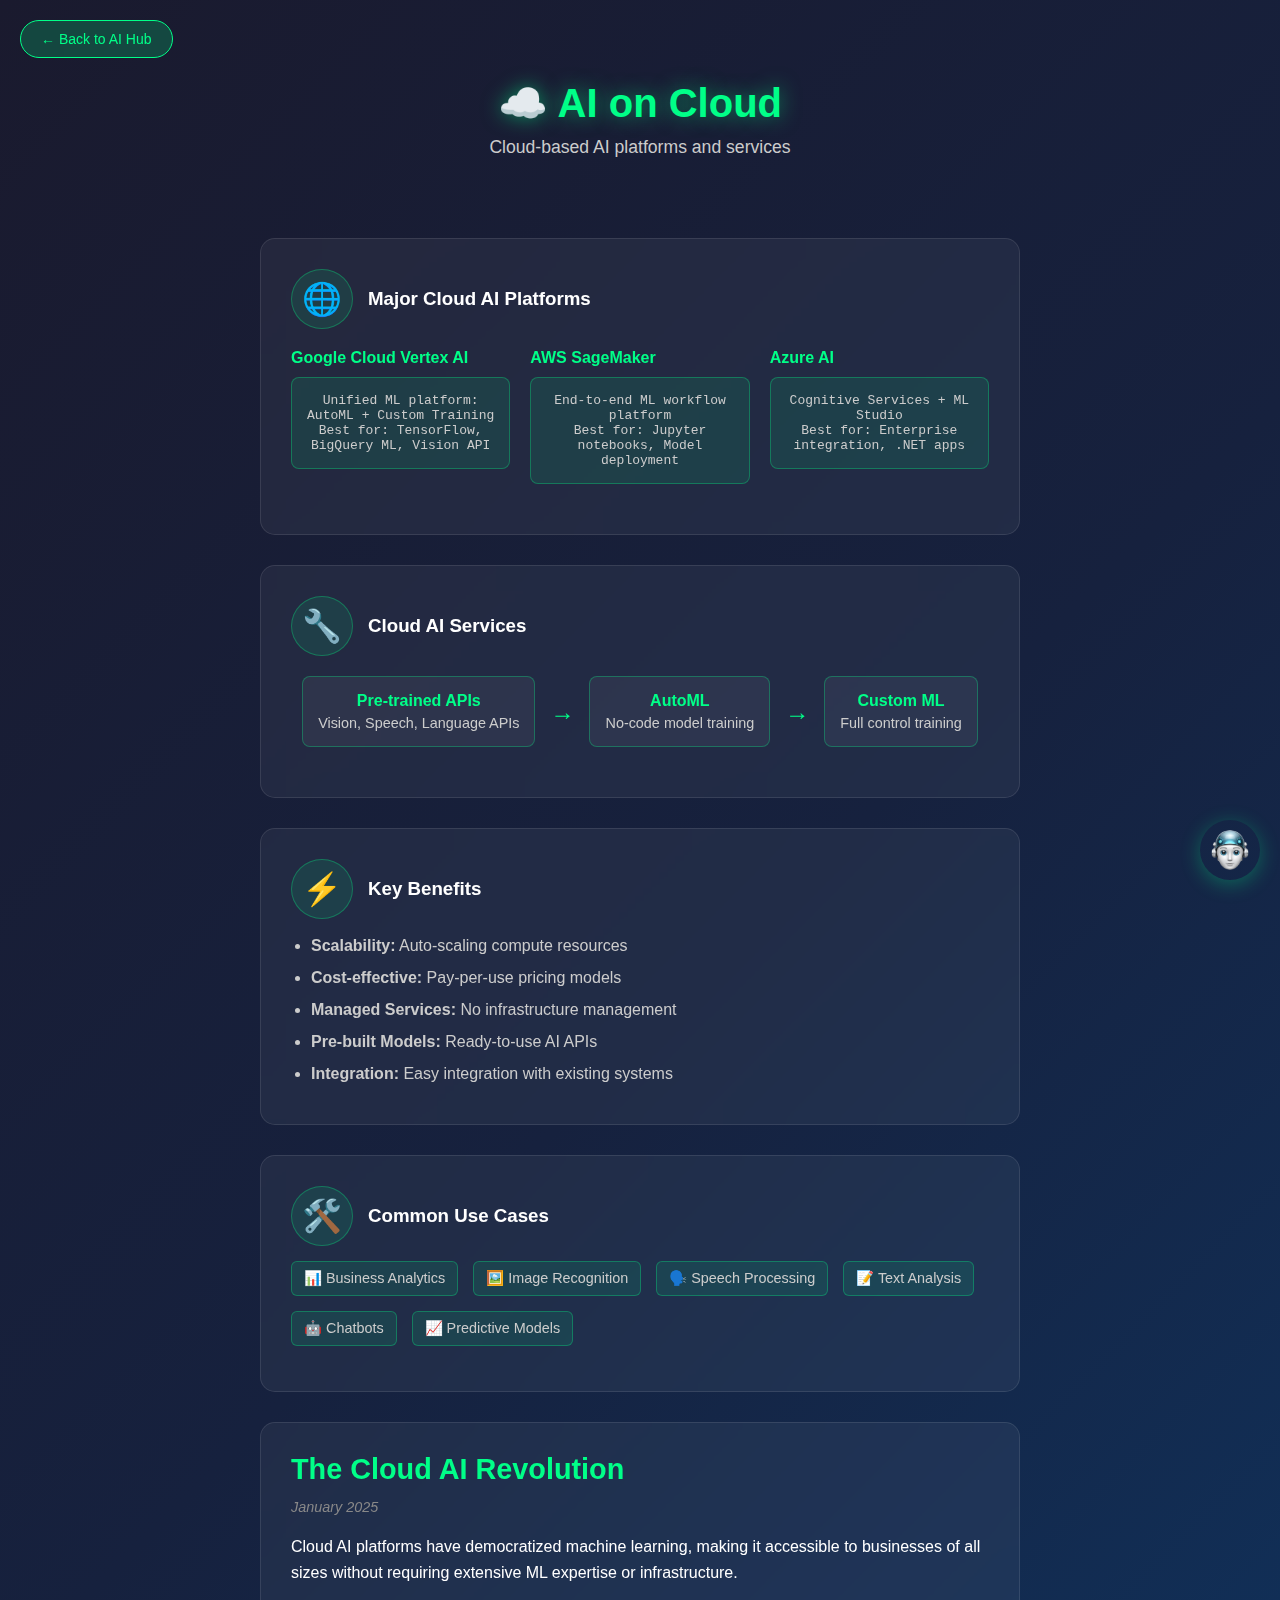
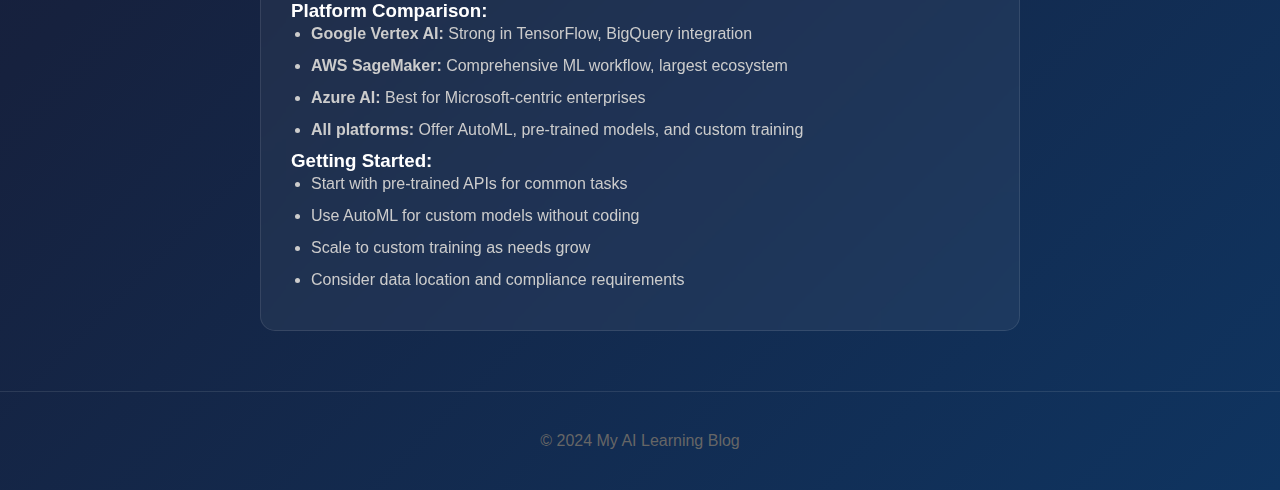
<file: cloud-ai.html>
<!DOCTYPE html>
<html lang="en">
<head>
    <meta charset="UTF-8">
    <meta name="viewport" content="width=device-width, initial-scale=1.0">
    <title>AI on Cloud - Sai's Tech Hub</title>
    <link rel="stylesheet" href="style.css">
</head>
<body>

    <nav class="back-nav">
        <button onclick="window.location.href='ai.html'" class="back-btn">← Back to AI Hub</button>
    </nav>
    
    <header>
        <h1>☁️ AI on Cloud</h1>
        <p>Cloud-based AI platforms and services</p>
    </header>

    <main>
        <div class="blog-post">
            <div class="topic-header">
                <div class="topic-icon">🌐</div>
                <div>
                    <h3>Major Cloud AI Platforms</h3>
                </div>
            </div>
            <div class="concept-visual">
                <div class="learning-type">
                    <h4>Google Cloud Vertex AI</h4>
                    <div class="visual-box">
                        Unified ML platform: AutoML + Custom Training<br>
                        Best for: TensorFlow, BigQuery ML, Vision API
                    </div>
                </div>
                <div class="learning-type">
                    <h4>AWS SageMaker</h4>
                    <div class="visual-box">
                        End-to-end ML workflow platform<br>
                        Best for: Jupyter notebooks, Model deployment
                    </div>
                </div>
                <div class="learning-type">
                    <h4>Azure AI</h4>
                    <div class="visual-box">
                        Cognitive Services + ML Studio<br>
                        Best for: Enterprise integration, .NET apps
                    </div>
                </div>
            </div>
        </div>

        <div class="blog-post">
            <div class="topic-header">
                <div class="topic-icon">🔧</div>
                <div>
                    <h3>Cloud AI Services</h3>
                </div>
            </div>
            <div class="training-visual">
                <div class="training-step">
                    <div class="step-name">Pre-trained APIs</div>
                    <div class="step-desc">Vision, Speech, Language APIs</div>
                </div>
                <div class="arrow">→</div>
                <div class="training-step">
                    <div class="step-name">AutoML</div>
                    <div class="step-desc">No-code model training</div>
                </div>
                <div class="arrow">→</div>
                <div class="training-step">
                    <div class="step-name">Custom ML</div>
                    <div class="step-desc">Full control training</div>
                </div>
            </div>
        </div>

        <div class="blog-post">
            <div class="topic-header">
                <div class="topic-icon">⚡</div>
                <div>
                    <h3>Key Benefits</h3>
                </div>
            </div>
            <ul>
                <li><strong>Scalability:</strong> Auto-scaling compute resources</li>
                <li><strong>Cost-effective:</strong> Pay-per-use pricing models</li>
                <li><strong>Managed Services:</strong> No infrastructure management</li>
                <li><strong>Pre-built Models:</strong> Ready-to-use AI APIs</li>
                <li><strong>Integration:</strong> Easy integration with existing systems</li>
            </ul>
        </div>

        <div class="blog-post">
            <div class="topic-header">
                <div class="topic-icon">🛠️</div>
                <div>
                    <h3>Common Use Cases</h3>
                </div>
            </div>
            <div class="classification-visual">
                <div class="class-example">📊 Business Analytics</div>
                <div class="class-example">🖼️ Image Recognition</div>
                <div class="class-example">🗣️ Speech Processing</div>
                <div class="class-example">📝 Text Analysis</div>
                <div class="class-example">🤖 Chatbots</div>
                <div class="class-example">📈 Predictive Models</div>
            </div>
        </div>

        <article class="blog-post">
            <h2>The Cloud AI Revolution</h2>
            <p class="date">January 2025</p>
            <p>Cloud AI platforms have democratized machine learning, making it accessible to businesses of all sizes without requiring extensive ML expertise or infrastructure.</p>
            
            <h3>Platform Comparison:</h3>
            <ul>
                <li><strong>Google Vertex AI:</strong> Strong in TensorFlow, BigQuery integration</li>
                <li><strong>AWS SageMaker:</strong> Comprehensive ML workflow, largest ecosystem</li>
                <li><strong>Azure AI:</strong> Best for Microsoft-centric enterprises</li>
                <li><strong>All platforms:</strong> Offer AutoML, pre-trained models, and custom training</li>
            </ul>

            <h3>Getting Started:</h3>
            <ul>
                <li>Start with pre-trained APIs for common tasks</li>
                <li>Use AutoML for custom models without coding</li>
                <li>Scale to custom training as needs grow</li>
                <li>Consider data location and compliance requirements</li>
            </ul>
        </article>
    </main>

    <footer>
        <p>&copy; 2024 My AI Learning Blog</p>
    </footer>

    <!-- Gemini AI Chatbot -->
    <div id="chatbot-container">
        <div id="chatbot-toggle">
            <img src="AI_img-removebg-preview.png" alt="AI" style="width: 40px; height: 40px; border-radius: 50%; object-fit: cover;">
        </div>
        <div id="chatbot-window">
            <div id="chatbot-header">
                <span>AI Assistant</span>
                <div class="chatbot-controls">
                    <button id="chatbot-refresh" class="refresh-btn">
                        <svg viewBox="0 0 24 24">
                            <path d="M17.65 6.35C16.2 4.9 14.21 4 12 4c-4.42 0-7.99 3.58-7.99 8s3.57 8 7.99 8c3.73 0 6.84-2.55 7.73-6h-2.08c-.82 2.33-3.04 4-5.65 4-3.31 0-6-2.69-6-6s2.69-6 6-6c1.66 0 3.14.69 4.22 1.78L13 11h7V4l-2.35 2.35z"/>
                        </svg>
                    </button>
                    <button id="chatbot-close">×</button>
                </div>
            </div>
            <div id="chatbot-messages"></div>
            <div id="chatbot-input-container">
                <input type="text" id="chatbot-input" placeholder="Ask me about AI...">
                <button id="chatbot-send">Send</button>
            </div>
        </div>
    </div>

    <script src="ai-background.js"></script>
    <script src="chatbot-frontend.js"></script>
</body>
</html>
</file>
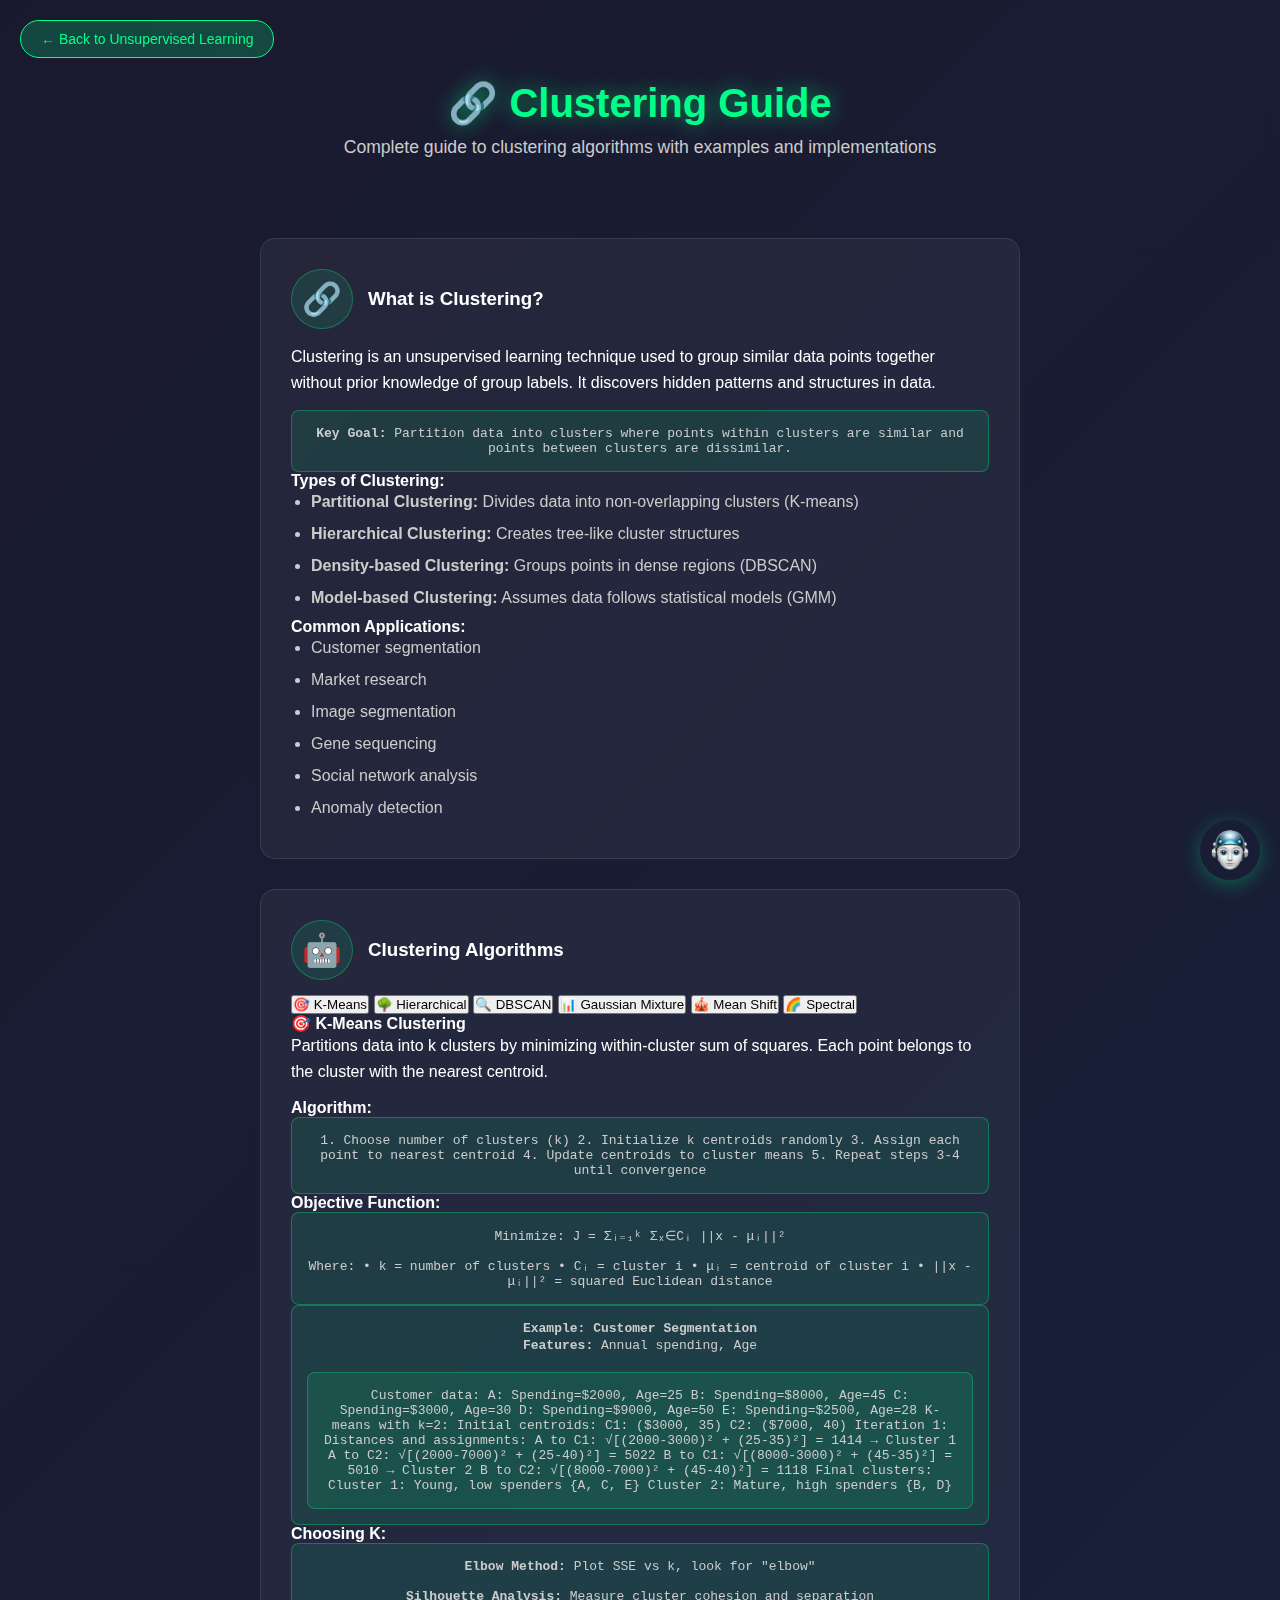
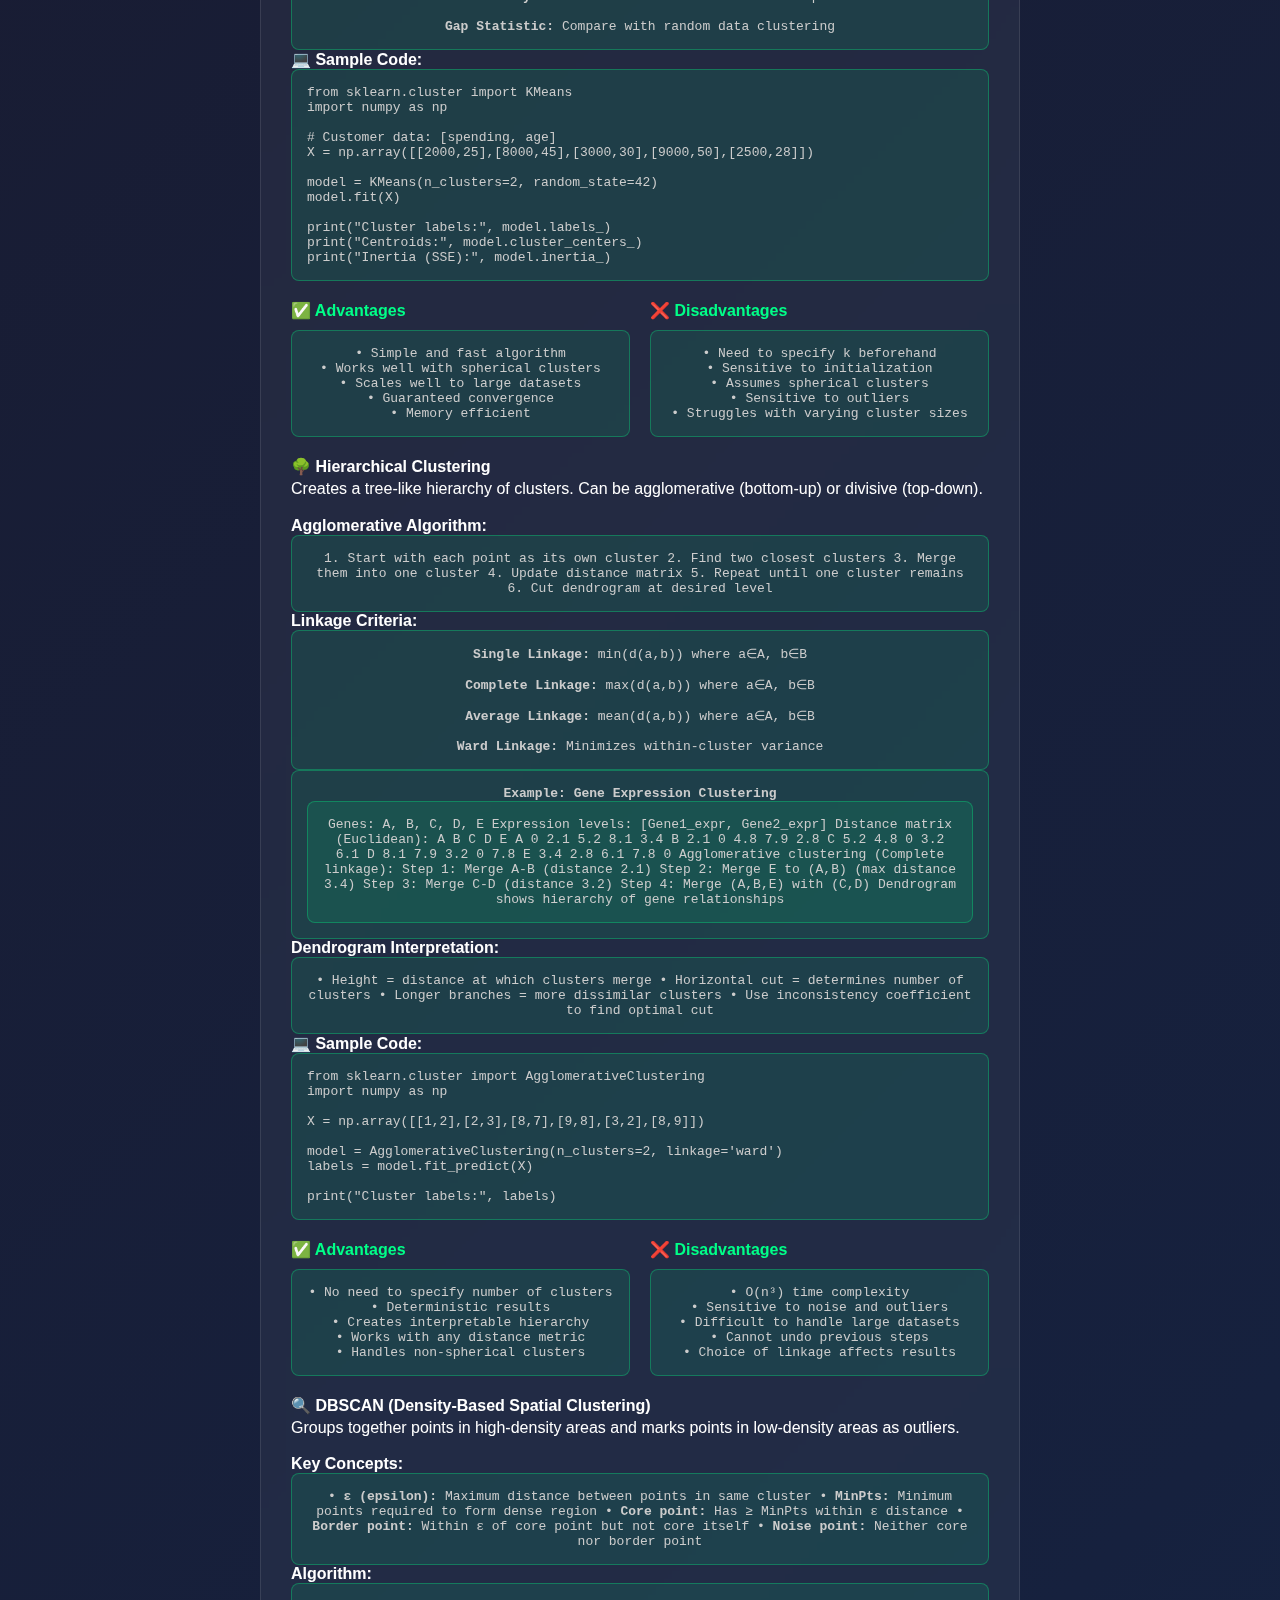
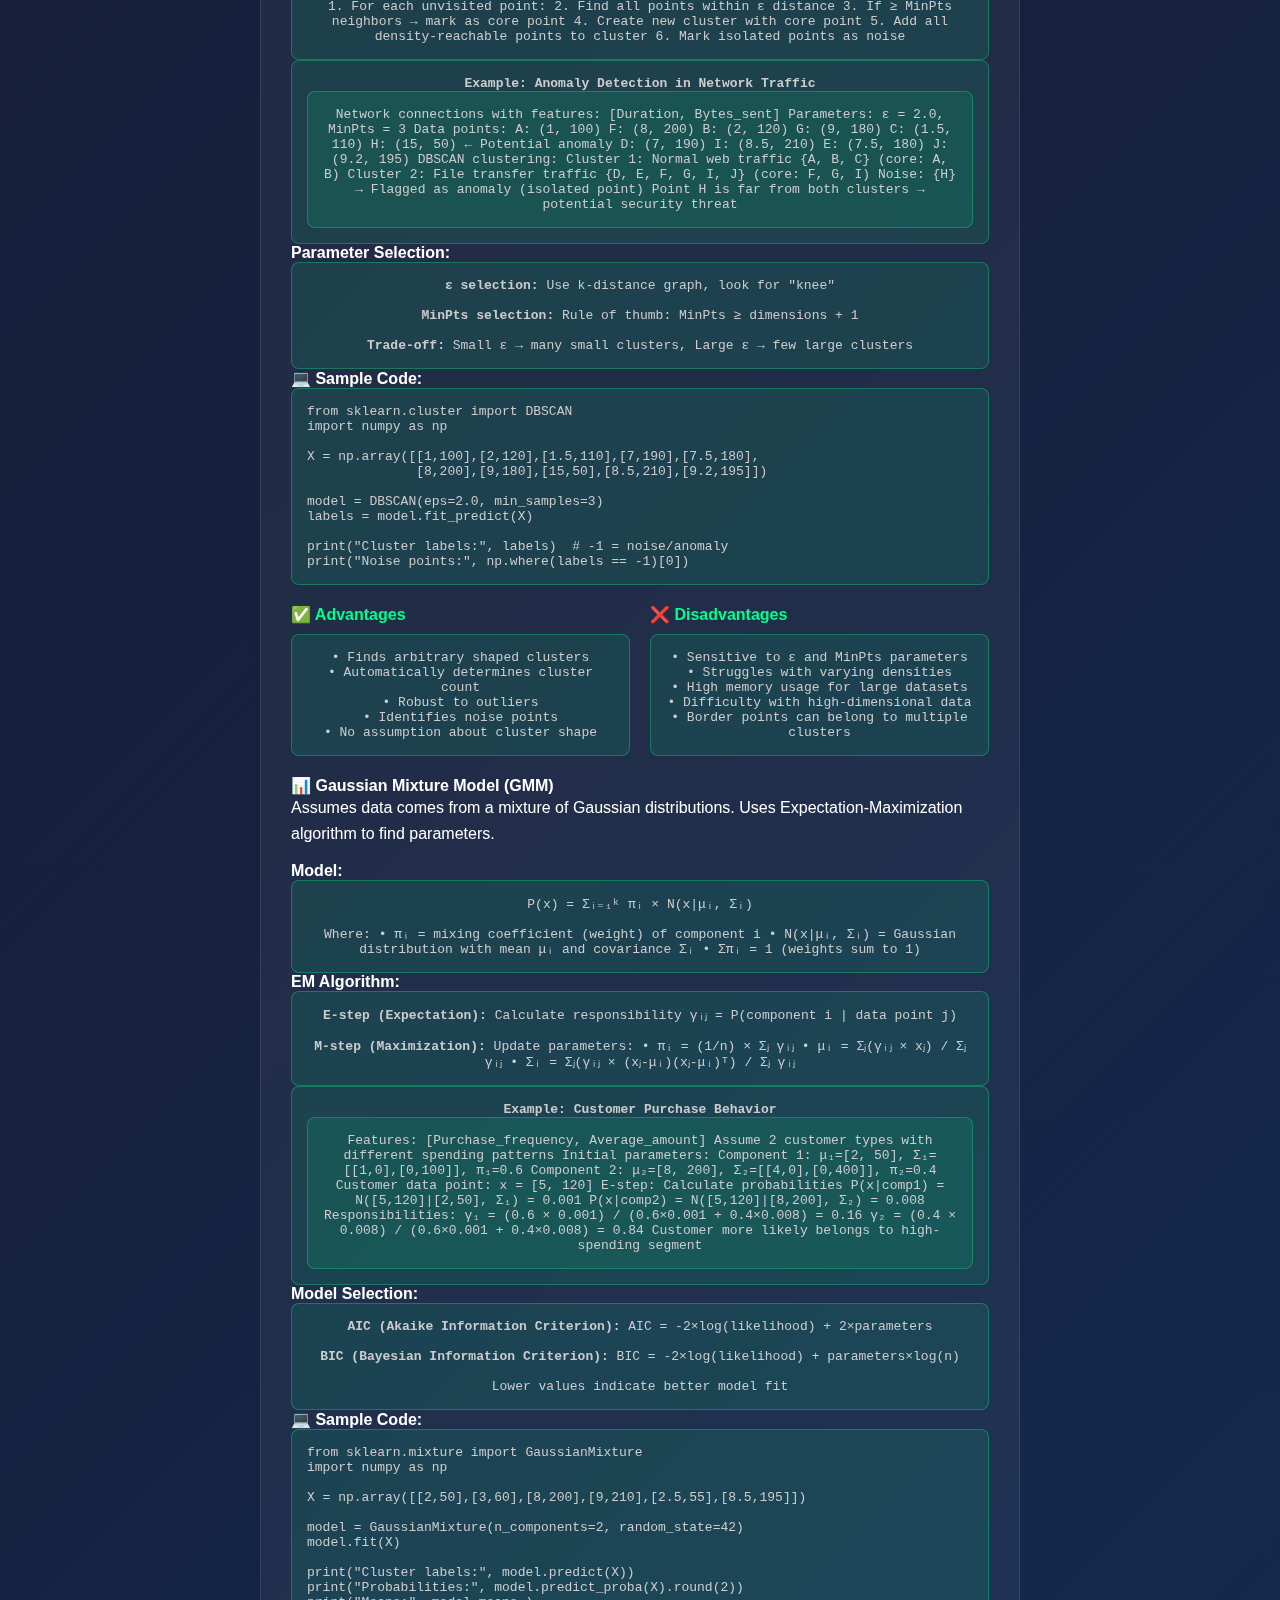
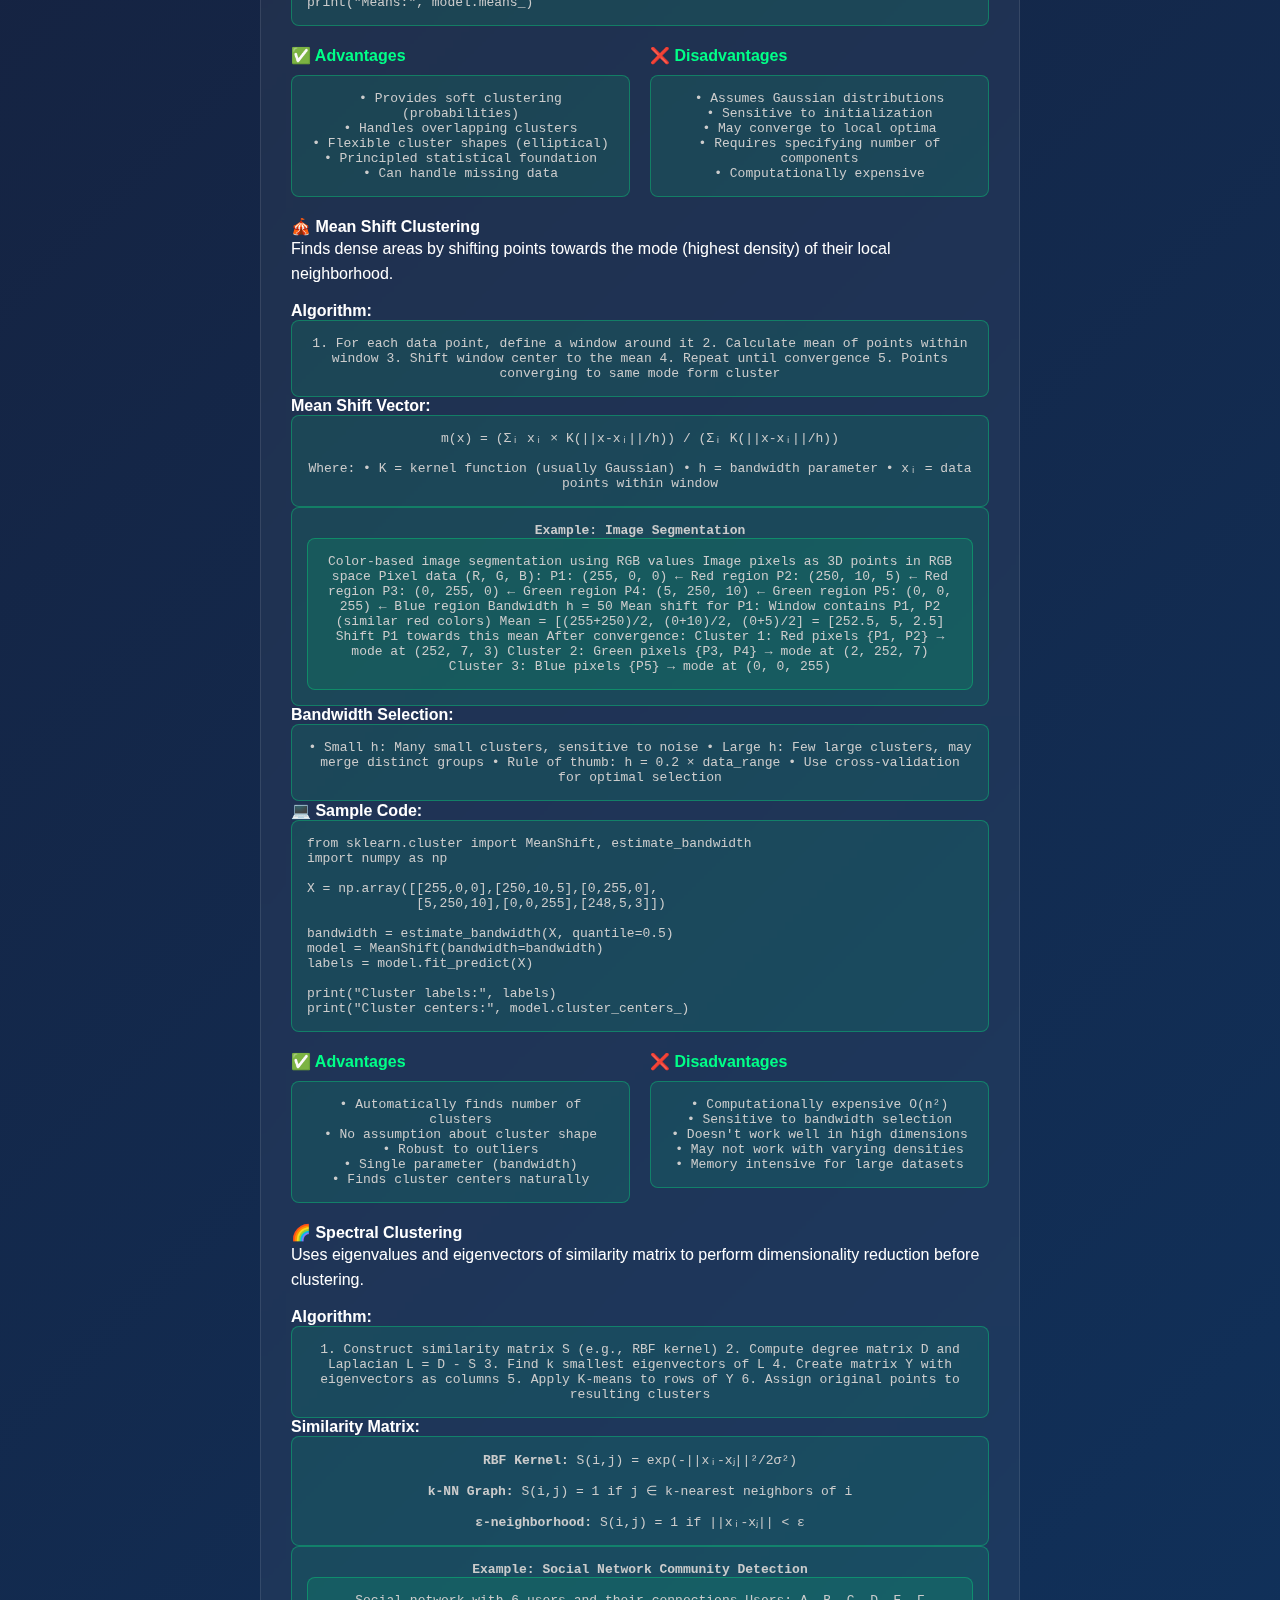
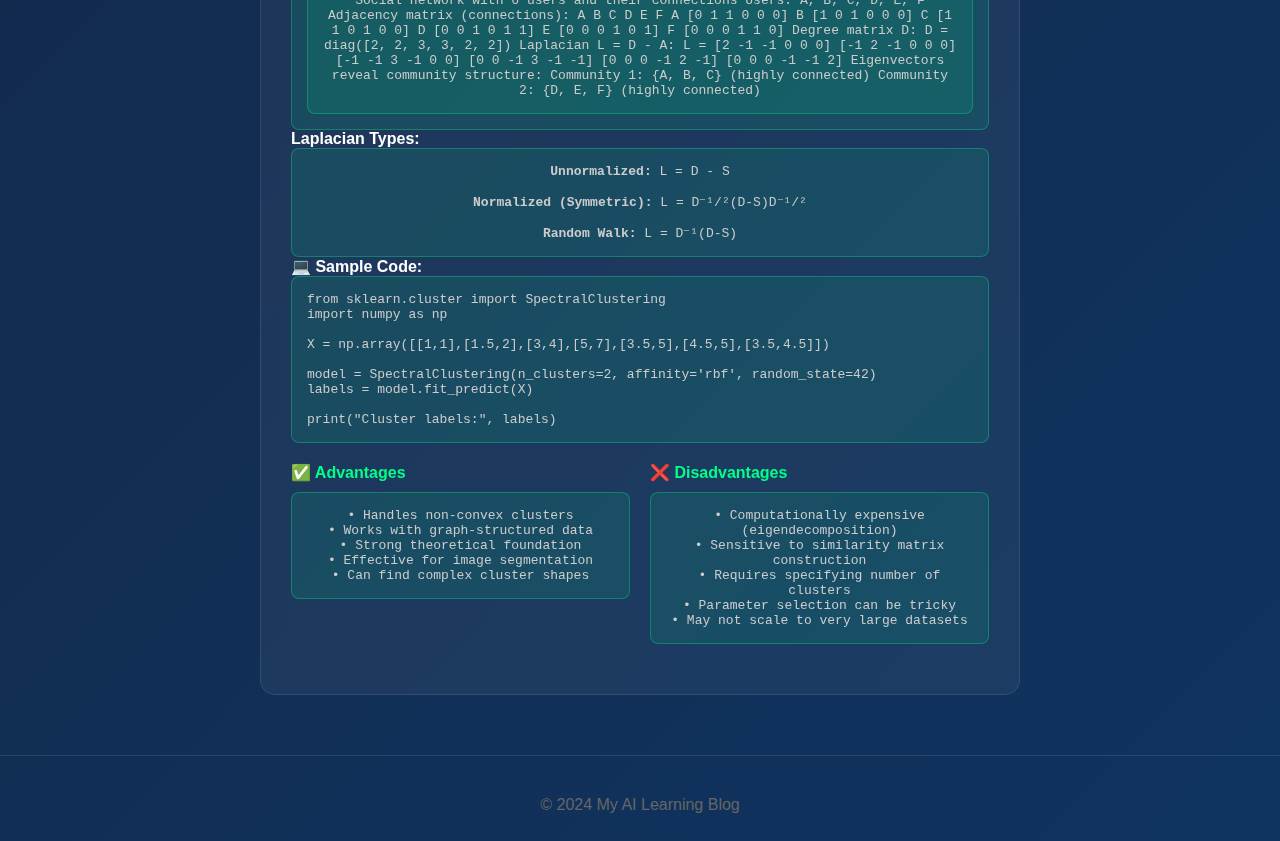
<file: clustering-guide.html>
<!DOCTYPE html>
<html lang="en">
<head>
    <meta charset="UTF-8">
    <meta name="viewport" content="width=device-width, initial-scale=1.0">
    <title>Clustering Guide - My AI Learning Blog</title>
    <link rel="stylesheet" href="style.css">
</head>
<body>

    <nav class="back-nav">
        <button onclick="window.location.href='unsupervised-learning.html'" class="back-btn">← Back to Unsupervised Learning</button>
    </nav>
    
    <header>
        <h1>🔗 Clustering Guide</h1>
        <p>Complete guide to clustering algorithms with examples and implementations</p>
    </header>

    <main>
        <!-- Overview Block -->
        <div class="blog-post">
            <div class="topic-header">
                <div class="topic-icon">🔗</div>
                <div>
                    <h3>What is Clustering?</h3>
                </div>
            </div>
            <p>Clustering is an unsupervised learning technique used to group similar data points together without prior knowledge of group labels. It discovers hidden patterns and structures in data.</p>
            
            <div class="visual-box">
                <strong>Key Goal:</strong> Partition data into clusters where points within clusters are similar and points between clusters are dissimilar.
            </div>

            <h4>Types of Clustering:</h4>
            <ul>
                <li><strong>Partitional Clustering:</strong> Divides data into non-overlapping clusters (K-means)</li>
                <li><strong>Hierarchical Clustering:</strong> Creates tree-like cluster structures</li>
                <li><strong>Density-based Clustering:</strong> Groups points in dense regions (DBSCAN)</li>
                <li><strong>Model-based Clustering:</strong> Assumes data follows statistical models (GMM)</li>
            </ul>

            <h4>Common Applications:</h4>
            <ul>
                <li>Customer segmentation</li>
                <li>Market research</li>
                <li>Image segmentation</li>
                <li>Gene sequencing</li>
                <li>Social network analysis</li>
                <li>Anomaly detection</li>
            </ul>
        </div>

        <!-- Clustering Algorithms Tabs -->
        <div class="blog-post">
            <div class="topic-header">
                <div class="topic-icon">🤖</div>
                <div>
                    <h3>Clustering Algorithms</h3>
                </div>
            </div>
            
            <div class="algorithm-tabs">
                <button class="tab-btn active" onclick="showClusteringTab('k-means')">🎯 K-Means</button>
                <button class="tab-btn" onclick="showClusteringTab('hierarchical')">🌳 Hierarchical</button>
                <button class="tab-btn" onclick="showClusteringTab('dbscan')">🔍 DBSCAN</button>
                <button class="tab-btn" onclick="showClusteringTab('gmm')">📊 Gaussian Mixture</button>
                <button class="tab-btn" onclick="showClusteringTab('mean-shift')">🎪 Mean Shift</button>
                <button class="tab-btn" onclick="showClusteringTab('spectral')">🌈 Spectral</button>
            </div>

            <div class="tab-content">
                <!-- K-Means Tab -->
                <div id="k-means" class="tab-panel active">
                    <h4>🎯 K-Means Clustering</h4>
                    <p>Partitions data into k clusters by minimizing within-cluster sum of squares. Each point belongs to the cluster with the nearest centroid.</p>

                    <h4>Algorithm:</h4>
                    <div class="visual-box">
                        1. Choose number of clusters (k)
                        2. Initialize k centroids randomly
                        3. Assign each point to nearest centroid
                        4. Update centroids to cluster means
                        5. Repeat steps 3-4 until convergence
                    </div>

                    <h4>Objective Function:</h4>
                    <div class="visual-box">
                        Minimize: J = Σᵢ₌₁ᵏ Σₓ∈Cᵢ ||x - μᵢ||²
                        <br><br>
                        Where:
                        • k = number of clusters
                        • Cᵢ = cluster i
                        • μᵢ = centroid of cluster i
                        • ||x - μᵢ||² = squared Euclidean distance
                    </div>

                    <div class="visual-box">
                        <h4>Example: Customer Segmentation</h4>
                        <p><strong>Features:</strong> Annual spending, Age</p>
                        <div class="visual-box">
Customer data:
A: Spending=$2000, Age=25
B: Spending=$8000, Age=45  
C: Spending=$3000, Age=30
D: Spending=$9000, Age=50
E: Spending=$2500, Age=28

K-means with k=2:

Initial centroids:
C1: ($3000, 35)
C2: ($7000, 40)

Iteration 1:
Distances and assignments:
A to C1: √[(2000-3000)² + (25-35)²] = 1414 → Cluster 1
A to C2: √[(2000-7000)² + (25-40)²] = 5022
B to C1: √[(8000-3000)² + (45-35)²] = 5010 → Cluster 2  
B to C2: √[(8000-7000)² + (45-40)²] = 1118

Final clusters:
Cluster 1: Young, low spenders {A, C, E}
Cluster 2: Mature, high spenders {B, D}
                        </div>
                    </div>

                    <h4>Choosing K:</h4>
                    <div class="visual-box">
                        <strong>Elbow Method:</strong> Plot SSE vs k, look for "elbow"
                        <br><br>
                        <strong>Silhouette Analysis:</strong> Measure cluster cohesion and separation
                        <br><br>
                        <strong>Gap Statistic:</strong> Compare with random data clustering
                    </div>

                    <h4>💻 Sample Code:</h4>
                    <pre class="visual-box" style="text-align:left;overflow-x:auto;"><code>from sklearn.cluster import KMeans
import numpy as np

# Customer data: [spending, age]
X = np.array([[2000,25],[8000,45],[3000,30],[9000,50],[2500,28]])

model = KMeans(n_clusters=2, random_state=42)
model.fit(X)

print("Cluster labels:", model.labels_)
print("Centroids:", model.cluster_centers_)
print("Inertia (SSE):", model.inertia_)</code></pre>

                    <div class="concept-visual">
                        <div class="learning-type">
                            <h4>✅ Advantages</h4>
                            <div class="visual-box">
                                • Simple and fast algorithm<br>
                                • Works well with spherical clusters<br>
                                • Scales well to large datasets<br>
                                • Guaranteed convergence<br>
                                • Memory efficient
                            </div>
                        </div>
                        <div class="learning-type">
                            <h4>❌ Disadvantages</h4>
                            <div class="visual-box">
                                • Need to specify k beforehand<br>
                                • Sensitive to initialization<br>
                                • Assumes spherical clusters<br>
                                • Sensitive to outliers<br>
                                • Struggles with varying cluster sizes
                            </div>
                        </div>
                    </div>
                </div>

                <!-- Hierarchical Clustering Tab -->
                <div id="hierarchical" class="tab-panel">
                    <h4>🌳 Hierarchical Clustering</h4>
                    <p>Creates a tree-like hierarchy of clusters. Can be agglomerative (bottom-up) or divisive (top-down).</p>

                    <h4>Agglomerative Algorithm:</h4>
                    <div class="visual-box">
                        1. Start with each point as its own cluster
                        2. Find two closest clusters
                        3. Merge them into one cluster
                        4. Update distance matrix
                        5. Repeat until one cluster remains
                        6. Cut dendrogram at desired level
                    </div>

                    <h4>Linkage Criteria:</h4>
                    <div class="visual-box">
                        <strong>Single Linkage:</strong> min(d(a,b)) where a∈A, b∈B
                        <br><br>
                        <strong>Complete Linkage:</strong> max(d(a,b)) where a∈A, b∈B
                        <br><br>
                        <strong>Average Linkage:</strong> mean(d(a,b)) where a∈A, b∈B
                        <br><br>
                        <strong>Ward Linkage:</strong> Minimizes within-cluster variance
                    </div>

                    <div class="visual-box">
                        <h4>Example: Gene Expression Clustering</h4>
                        <div class="visual-box">
Genes: A, B, C, D, E
Expression levels: [Gene1_expr, Gene2_expr]

Distance matrix (Euclidean):
    A    B    C    D    E
A   0   2.1  5.2  8.1  3.4
B  2.1   0   4.8  7.9  2.8
C  5.2  4.8   0   3.2  6.1
D  8.1  7.9  3.2   0   7.8
E  3.4  2.8  6.1  7.8   0

Agglomerative clustering (Complete linkage):
Step 1: Merge A-B (distance 2.1)
Step 2: Merge E to (A,B) (max distance 3.4)
Step 3: Merge C-D (distance 3.2)
Step 4: Merge (A,B,E) with (C,D)

Dendrogram shows hierarchy of gene relationships
                        </div>
                    </div>

                    <h4>Dendrogram Interpretation:</h4>
                    <div class="visual-box">
                        • Height = distance at which clusters merge
                        • Horizontal cut = determines number of clusters
                        • Longer branches = more dissimilar clusters
                        • Use inconsistency coefficient to find optimal cut
                    </div>

                    <h4>💻 Sample Code:</h4>
                    <pre class="visual-box" style="text-align:left;overflow-x:auto;"><code>from sklearn.cluster import AgglomerativeClustering
import numpy as np

X = np.array([[1,2],[2,3],[8,7],[9,8],[3,2],[8,9]])

model = AgglomerativeClustering(n_clusters=2, linkage='ward')
labels = model.fit_predict(X)

print("Cluster labels:", labels)</code></pre>

                    <div class="concept-visual">
                        <div class="learning-type">
                            <h4>✅ Advantages</h4>
                            <div class="visual-box">
                                • No need to specify number of clusters<br>
                                • Deterministic results<br>
                                • Creates interpretable hierarchy<br>
                                • Works with any distance metric<br>
                                • Handles non-spherical clusters
                            </div>
                        </div>
                        <div class="learning-type">
                            <h4>❌ Disadvantages</h4>
                            <div class="visual-box">
                                • O(n³) time complexity<br>
                                • Sensitive to noise and outliers<br>
                                • Difficult to handle large datasets<br>
                                • Cannot undo previous steps<br>
                                • Choice of linkage affects results
                            </div>
                        </div>
                    </div>
                </div>

                <!-- DBSCAN Tab -->
                <div id="dbscan" class="tab-panel">
                    <h4>🔍 DBSCAN (Density-Based Spatial Clustering)</h4>
                    <p>Groups together points in high-density areas and marks points in low-density areas as outliers.</p>

                    <h4>Key Concepts:</h4>
                    <div class="visual-box">
                        • <strong>ε (epsilon):</strong> Maximum distance between points in same cluster
                        • <strong>MinPts:</strong> Minimum points required to form dense region
                        • <strong>Core point:</strong> Has ≥ MinPts within ε distance
                        • <strong>Border point:</strong> Within ε of core point but not core itself
                        • <strong>Noise point:</strong> Neither core nor border point
                    </div>

                    <h4>Algorithm:</h4>
                    <div class="visual-box">
                        1. For each unvisited point:
                        2. Find all points within ε distance
                        3. If ≥ MinPts neighbors → mark as core point
                        4. Create new cluster with core point
                        5. Add all density-reachable points to cluster
                        6. Mark isolated points as noise
                    </div>

                    <div class="visual-box">
                        <h4>Example: Anomaly Detection in Network Traffic</h4>
                        <div class="visual-box">
Network connections with features: [Duration, Bytes_sent]
Parameters: ε = 2.0, MinPts = 3

Data points:
A: (1, 100)    F: (8, 200)
B: (2, 120)    G: (9, 180)  
C: (1.5, 110)  H: (15, 50)  ← Potential anomaly
D: (7, 190)    I: (8.5, 210)
E: (7.5, 180)  J: (9.2, 195)

DBSCAN clustering:
Cluster 1: Normal web traffic {A, B, C} (core: A, B)
Cluster 2: File transfer traffic {D, E, F, G, I, J} (core: F, G, I)
Noise: {H} → Flagged as anomaly (isolated point)

Point H is far from both clusters → potential security threat
                        </div>
                    </div>

                    <h4>Parameter Selection:</h4>
                    <div class="visual-box">
                        <strong>ε selection:</strong> Use k-distance graph, look for "knee"
                        <br><br>
                        <strong>MinPts selection:</strong> Rule of thumb: MinPts ≥ dimensions + 1
                        <br><br>
                        <strong>Trade-off:</strong> Small ε → many small clusters, Large ε → few large clusters
                    </div>

                    <h4>💻 Sample Code:</h4>
                    <pre class="visual-box" style="text-align:left;overflow-x:auto;"><code>from sklearn.cluster import DBSCAN
import numpy as np

X = np.array([[1,100],[2,120],[1.5,110],[7,190],[7.5,180],
              [8,200],[9,180],[15,50],[8.5,210],[9.2,195]])

model = DBSCAN(eps=2.0, min_samples=3)
labels = model.fit_predict(X)

print("Cluster labels:", labels)  # -1 = noise/anomaly
print("Noise points:", np.where(labels == -1)[0])</code></pre>

                    <div class="concept-visual">
                        <div class="learning-type">
                            <h4>✅ Advantages</h4>
                            <div class="visual-box">
                                • Finds arbitrary shaped clusters<br>
                                • Automatically determines cluster count<br>
                                • Robust to outliers<br>
                                • Identifies noise points<br>
                                • No assumption about cluster shape
                            </div>
                        </div>
                        <div class="learning-type">
                            <h4>❌ Disadvantages</h4>
                            <div class="visual-box">
                                • Sensitive to ε and MinPts parameters<br>
                                • Struggles with varying densities<br>
                                • High memory usage for large datasets<br>
                                • Difficulty with high-dimensional data<br>
                                • Border points can belong to multiple clusters
                            </div>
                        </div>
                    </div>
                </div>

                <!-- Gaussian Mixture Model Tab -->
                <div id="gmm" class="tab-panel">
                    <h4>📊 Gaussian Mixture Model (GMM)</h4>
                    <p>Assumes data comes from a mixture of Gaussian distributions. Uses Expectation-Maximization algorithm to find parameters.</p>

                    <h4>Model:</h4>
                    <div class="visual-box">
                        P(x) = Σᵢ₌₁ᵏ πᵢ × N(x|μᵢ, Σᵢ)
                        <br><br>
                        Where:
                        • πᵢ = mixing coefficient (weight) of component i
                        • N(x|μᵢ, Σᵢ) = Gaussian distribution with mean μᵢ and covariance Σᵢ
                        • Σπᵢ = 1 (weights sum to 1)
                    </div>

                    <h4>EM Algorithm:</h4>
                    <div class="visual-box">
                        <strong>E-step (Expectation):</strong>
                        Calculate responsibility γᵢⱼ = P(component i | data point j)
                        <br><br>
                        <strong>M-step (Maximization):</strong>
                        Update parameters:
                        • πᵢ = (1/n) × Σⱼ γᵢⱼ
                        • μᵢ = Σⱼ(γᵢⱼ × xⱼ) / Σⱼ γᵢⱼ
                        • Σᵢ = Σⱼ(γᵢⱼ × (xⱼ-μᵢ)(xⱼ-μᵢ)ᵀ) / Σⱼ γᵢⱼ
                    </div>

                    <div class="visual-box">
                        <h4>Example: Customer Purchase Behavior</h4>
                        <div class="visual-box">
Features: [Purchase_frequency, Average_amount]
Assume 2 customer types with different spending patterns

Initial parameters:
Component 1: μ₁=[2, 50], Σ₁=[[1,0],[0,100]], π₁=0.6
Component 2: μ₂=[8, 200], Σ₂=[[4,0],[0,400]], π₂=0.4

Customer data point: x = [5, 120]

E-step: Calculate probabilities
P(x|comp1) = N([5,120]|[2,50], Σ₁) = 0.001
P(x|comp2) = N([5,120]|[8,200], Σ₂) = 0.008

Responsibilities:
γ₁ = (0.6 × 0.001) / (0.6×0.001 + 0.4×0.008) = 0.16
γ₂ = (0.4 × 0.008) / (0.6×0.001 + 0.4×0.008) = 0.84

Customer more likely belongs to high-spending segment
                        </div>
                    </div>

                    <h4>Model Selection:</h4>
                    <div class="visual-box">
                        <strong>AIC (Akaike Information Criterion):</strong>
                        AIC = -2×log(likelihood) + 2×parameters
                        <br><br>
                        <strong>BIC (Bayesian Information Criterion):</strong>
                        BIC = -2×log(likelihood) + parameters×log(n)
                        <br><br>
                        Lower values indicate better model fit
                    </div>

                    <h4>💻 Sample Code:</h4>
                    <pre class="visual-box" style="text-align:left;overflow-x:auto;"><code>from sklearn.mixture import GaussianMixture
import numpy as np

X = np.array([[2,50],[3,60],[8,200],[9,210],[2.5,55],[8.5,195]])

model = GaussianMixture(n_components=2, random_state=42)
model.fit(X)

print("Cluster labels:", model.predict(X))
print("Probabilities:", model.predict_proba(X).round(2))
print("Means:", model.means_)</code></pre>

                    <div class="concept-visual">
                        <div class="learning-type">
                            <h4>✅ Advantages</h4>
                            <div class="visual-box">
                                • Provides soft clustering (probabilities)<br>
                                • Handles overlapping clusters<br>
                                • Flexible cluster shapes (elliptical)<br>
                                • Principled statistical foundation<br>
                                • Can handle missing data
                            </div>
                        </div>
                        <div class="learning-type">
                            <h4>❌ Disadvantages</h4>
                            <div class="visual-box">
                                • Assumes Gaussian distributions<br>
                                • Sensitive to initialization<br>
                                • May converge to local optima<br>
                                • Requires specifying number of components<br>
                                • Computationally expensive
                            </div>
                        </div>
                    </div>
                </div>

                <!-- Mean Shift Tab -->
                <div id="mean-shift" class="tab-panel">
                    <h4>🎪 Mean Shift Clustering</h4>
                    <p>Finds dense areas by shifting points towards the mode (highest density) of their local neighborhood.</p>

                    <h4>Algorithm:</h4>
                    <div class="visual-box">
                        1. For each data point, define a window around it
                        2. Calculate mean of points within window
                        3. Shift window center to the mean
                        4. Repeat until convergence
                        5. Points converging to same mode form cluster
                    </div>

                    <h4>Mean Shift Vector:</h4>
                    <div class="visual-box">
                        m(x) = (Σᵢ xᵢ × K(||x-xᵢ||/h)) / (Σᵢ K(||x-xᵢ||/h))
                        <br><br>
                        Where:
                        • K = kernel function (usually Gaussian)
                        • h = bandwidth parameter
                        • xᵢ = data points within window
                    </div>

                    <div class="visual-box">
                        <h4>Example: Image Segmentation</h4>
                        <div class="visual-box">
Color-based image segmentation using RGB values
Image pixels as 3D points in RGB space

Pixel data (R, G, B):
P1: (255, 0, 0)    ← Red region
P2: (250, 10, 5)   ← Red region  
P3: (0, 255, 0)    ← Green region
P4: (5, 250, 10)   ← Green region
P5: (0, 0, 255)    ← Blue region

Bandwidth h = 50

Mean shift for P1:
Window contains P1, P2 (similar red colors)
Mean = [(255+250)/2, (0+10)/2, (0+5)/2] = [252.5, 5, 2.5]
Shift P1 towards this mean

After convergence:
Cluster 1: Red pixels {P1, P2} → mode at (252, 7, 3)
Cluster 2: Green pixels {P3, P4} → mode at (2, 252, 7)  
Cluster 3: Blue pixels {P5} → mode at (0, 0, 255)
                        </div>
                    </div>

                    <h4>Bandwidth Selection:</h4>
                    <div class="visual-box">
                        • Small h: Many small clusters, sensitive to noise
                        • Large h: Few large clusters, may merge distinct groups
                        • Rule of thumb: h = 0.2 × data_range
                        • Use cross-validation for optimal selection
                    </div>

                    <h4>💻 Sample Code:</h4>
                    <pre class="visual-box" style="text-align:left;overflow-x:auto;"><code>from sklearn.cluster import MeanShift, estimate_bandwidth
import numpy as np

X = np.array([[255,0,0],[250,10,5],[0,255,0],
              [5,250,10],[0,0,255],[248,5,3]])

bandwidth = estimate_bandwidth(X, quantile=0.5)
model = MeanShift(bandwidth=bandwidth)
labels = model.fit_predict(X)

print("Cluster labels:", labels)
print("Cluster centers:", model.cluster_centers_)</code></pre>

                    <div class="concept-visual">
                        <div class="learning-type">
                            <h4>✅ Advantages</h4>
                            <div class="visual-box">
                                • Automatically finds number of clusters<br>
                                • No assumption about cluster shape<br>
                                • Robust to outliers<br>
                                • Single parameter (bandwidth)<br>
                                • Finds cluster centers naturally
                            </div>
                        </div>
                        <div class="learning-type">
                            <h4>❌ Disadvantages</h4>
                            <div class="visual-box">
                                • Computationally expensive O(n²)<br>
                                • Sensitive to bandwidth selection<br>
                                • Doesn't work well in high dimensions<br>
                                • May not work with varying densities<br>
                                • Memory intensive for large datasets
                            </div>
                        </div>
                    </div>
                </div>

                <!-- Spectral Clustering Tab -->
                <div id="spectral" class="tab-panel">
                    <h4>🌈 Spectral Clustering</h4>
                    <p>Uses eigenvalues and eigenvectors of similarity matrix to perform dimensionality reduction before clustering.</p>

                    <h4>Algorithm:</h4>
                    <div class="visual-box">
                        1. Construct similarity matrix S (e.g., RBF kernel)
                        2. Compute degree matrix D and Laplacian L = D - S
                        3. Find k smallest eigenvectors of L
                        4. Create matrix Y with eigenvectors as columns
                        5. Apply K-means to rows of Y
                        6. Assign original points to resulting clusters
                    </div>

                    <h4>Similarity Matrix:</h4>
                    <div class="visual-box">
                        <strong>RBF Kernel:</strong> S(i,j) = exp(-||xᵢ-xⱼ||²/2σ²)
                        <br><br>
                        <strong>k-NN Graph:</strong> S(i,j) = 1 if j ∈ k-nearest neighbors of i
                        <br><br>
                        <strong>ε-neighborhood:</strong> S(i,j) = 1 if ||xᵢ-xⱼ|| < ε
                    </div>

                    <div class="visual-box">
                        <h4>Example: Social Network Community Detection</h4>
                        <div class="visual-box">
Social network with 6 users and their connections
Users: A, B, C, D, E, F

Adjacency matrix (connections):
   A B C D E F
A [0 1 1 0 0 0]
B [1 0 1 0 0 0]  
C [1 1 0 1 0 0]
D [0 0 1 0 1 1]
E [0 0 0 1 0 1]
F [0 0 0 1 1 0]

Degree matrix D:
D = diag([2, 2, 3, 3, 2, 2])

Laplacian L = D - A:
L = [2 -1 -1  0  0  0]
    [-1 2 -1  0  0  0]
    [-1 -1 3 -1  0  0]
    [0  0 -1  3 -1 -1]
    [0  0  0 -1  2 -1]
    [0  0  0 -1 -1  2]

Eigenvectors reveal community structure:
Community 1: {A, B, C} (highly connected)
Community 2: {D, E, F} (highly connected)
                        </div>
                    </div>

                    <h4>Laplacian Types:</h4>
                    <div class="visual-box">
                        <strong>Unnormalized:</strong> L = D - S
                        <br><br>
                        <strong>Normalized (Symmetric):</strong> L = D⁻¹/²(D-S)D⁻¹/²
                        <br><br>
                        <strong>Random Walk:</strong> L = D⁻¹(D-S)
                    </div>

                    <h4>💻 Sample Code:</h4>
                    <pre class="visual-box" style="text-align:left;overflow-x:auto;"><code>from sklearn.cluster import SpectralClustering
import numpy as np

X = np.array([[1,1],[1.5,2],[3,4],[5,7],[3.5,5],[4.5,5],[3.5,4.5]])

model = SpectralClustering(n_clusters=2, affinity='rbf', random_state=42)
labels = model.fit_predict(X)

print("Cluster labels:", labels)</code></pre>

                    <div class="concept-visual">
                        <div class="learning-type">
                            <h4>✅ Advantages</h4>
                            <div class="visual-box">
                                • Handles non-convex clusters<br>
                                • Works with graph-structured data<br>
                                • Strong theoretical foundation<br>
                                • Effective for image segmentation<br>
                                • Can find complex cluster shapes
                            </div>
                        </div>
                        <div class="learning-type">
                            <h4>❌ Disadvantages</h4>
                            <div class="visual-box">
                                • Computationally expensive (eigendecomposition)<br>
                                • Sensitive to similarity matrix construction<br>
                                • Requires specifying number of clusters<br>
                                • Parameter selection can be tricky<br>
                                • May not scale to very large datasets
                            </div>
                        </div>
                    </div>
                </div>
            </div>
        </div>
    </main>

    <footer>
        <p>&copy; 2024 My AI Learning Blog</p>
    </footer>

    <!-- Gemini AI Chatbot -->
    <div id="chatbot-container">
        <div id="chatbot-toggle">
            <img src="AI_img-removebg-preview.png" alt="AI" style="width: 40px; height: 40px; border-radius: 50%; object-fit: cover;">
        </div>
        <div id="chatbot-window">
            <div id="chatbot-header">
                <span>AI Assistant</span>
                <div class="chatbot-controls">
                    <button id="chatbot-refresh" class="refresh-btn">
                        <svg viewBox="0 0 24 24">
                            <path d="M17.65 6.35C16.2 4.9 14.21 4 12 4c-4.42 0-7.99 3.58-7.99 8s3.57 8 7.99 8c3.73 0 6.84-2.55 7.73-6h-2.08c-.82 2.33-3.04 4-5.65 4-3.31 0-6-2.69-6-6s2.69-6 6-6c1.66 0 3.14.69 4.22 1.78L13 11h7V4l-2.35 2.35z"/>
                        </svg>
                    </button>
                    <button id="chatbot-close">×</button>
                </div>
            </div>
            <div id="chatbot-messages"></div>
            <div id="chatbot-input-container">
                <input type="text" id="chatbot-input" placeholder="Ask me about AI...">
                <button id="chatbot-send">Send</button>
            </div>
        </div>
    </div>

    <script src="ai-background.js"></script>
    <script src="chatbot-frontend.js"></script>
    <script>
        function showClusteringTab(tabName) {
            // Hide all tab panels
            const panels = document.querySelectorAll('.tab-panel');
            panels.forEach(panel => {
                panel.classList.remove('active');
            });
            
            // Remove active class from all buttons
            const buttons = document.querySelectorAll('.tab-btn');
            buttons.forEach(btn => {
                btn.classList.remove('active');
            });
            
            // Show selected tab panel
            document.getElementById(tabName).classList.add('active');
            
            // Add active class to clicked button
            event.target.classList.add('active');
        }
    </script>
</body>
</html>
</file>
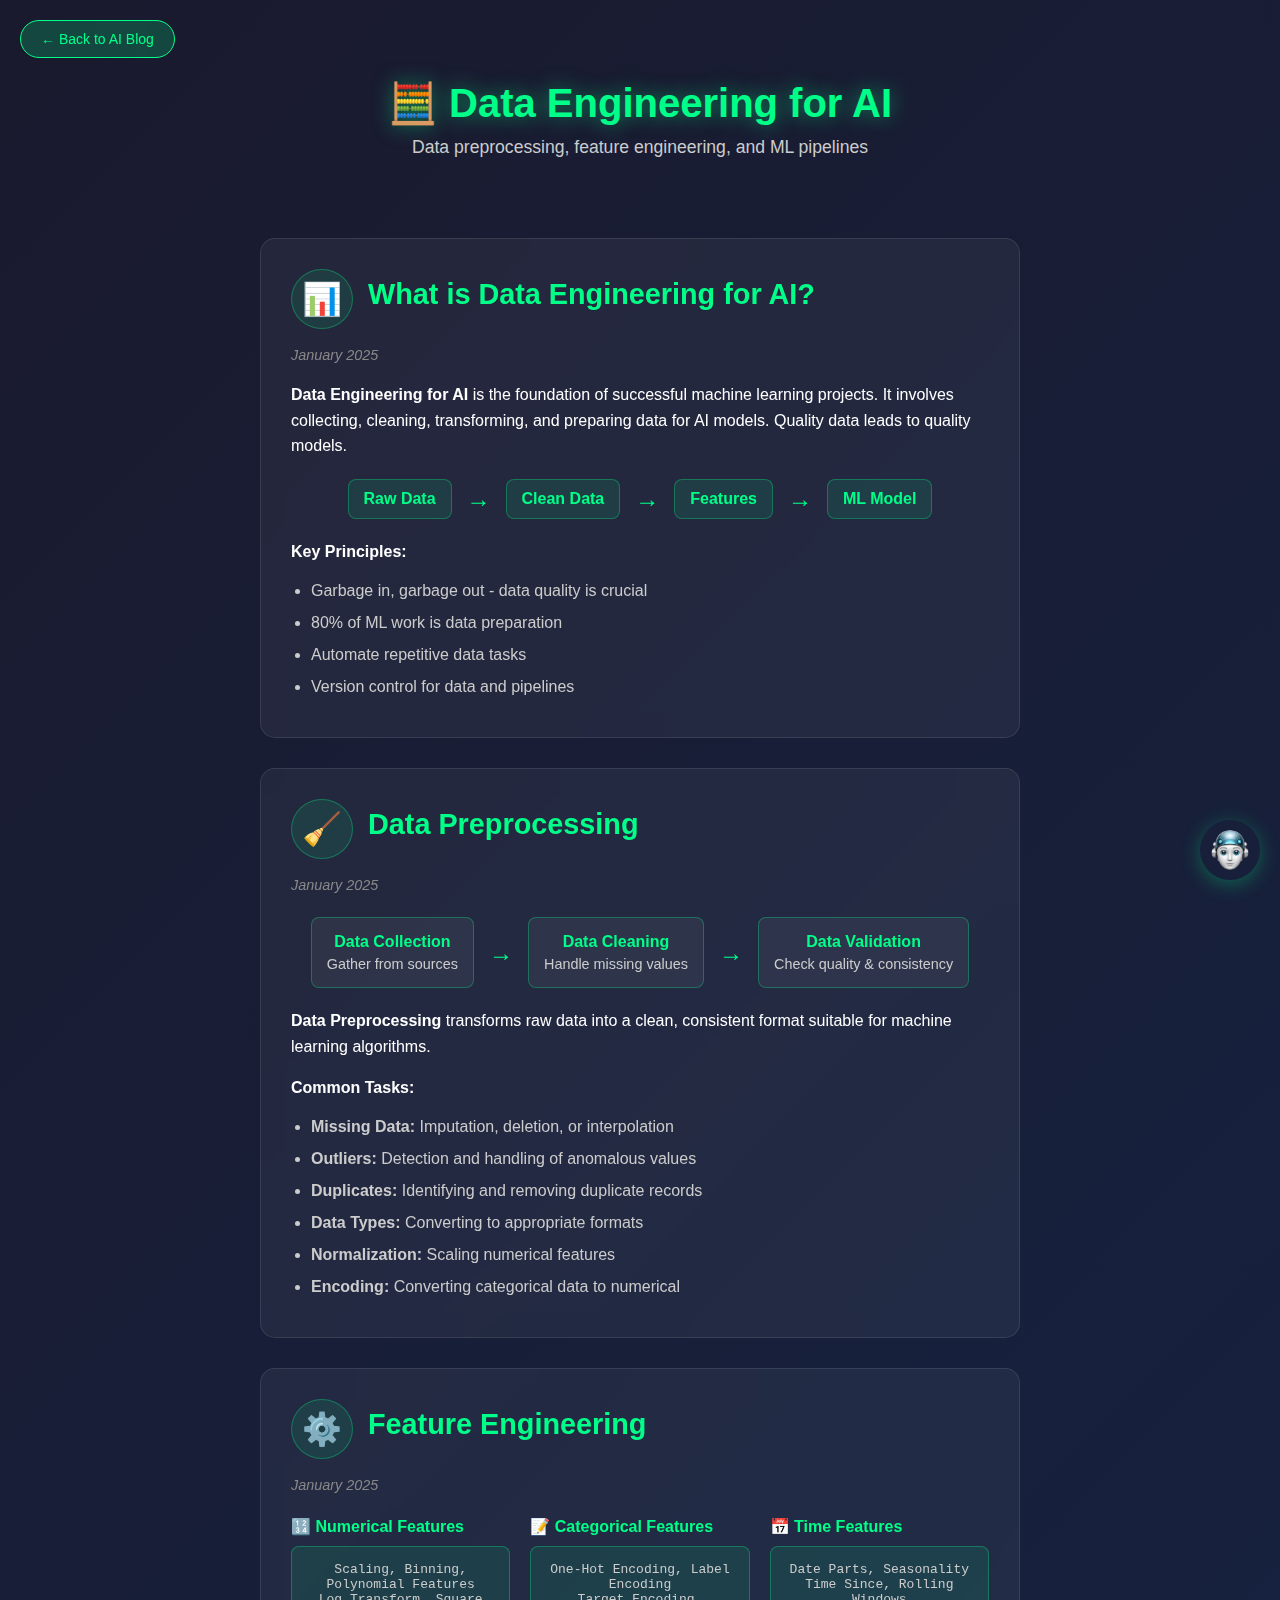
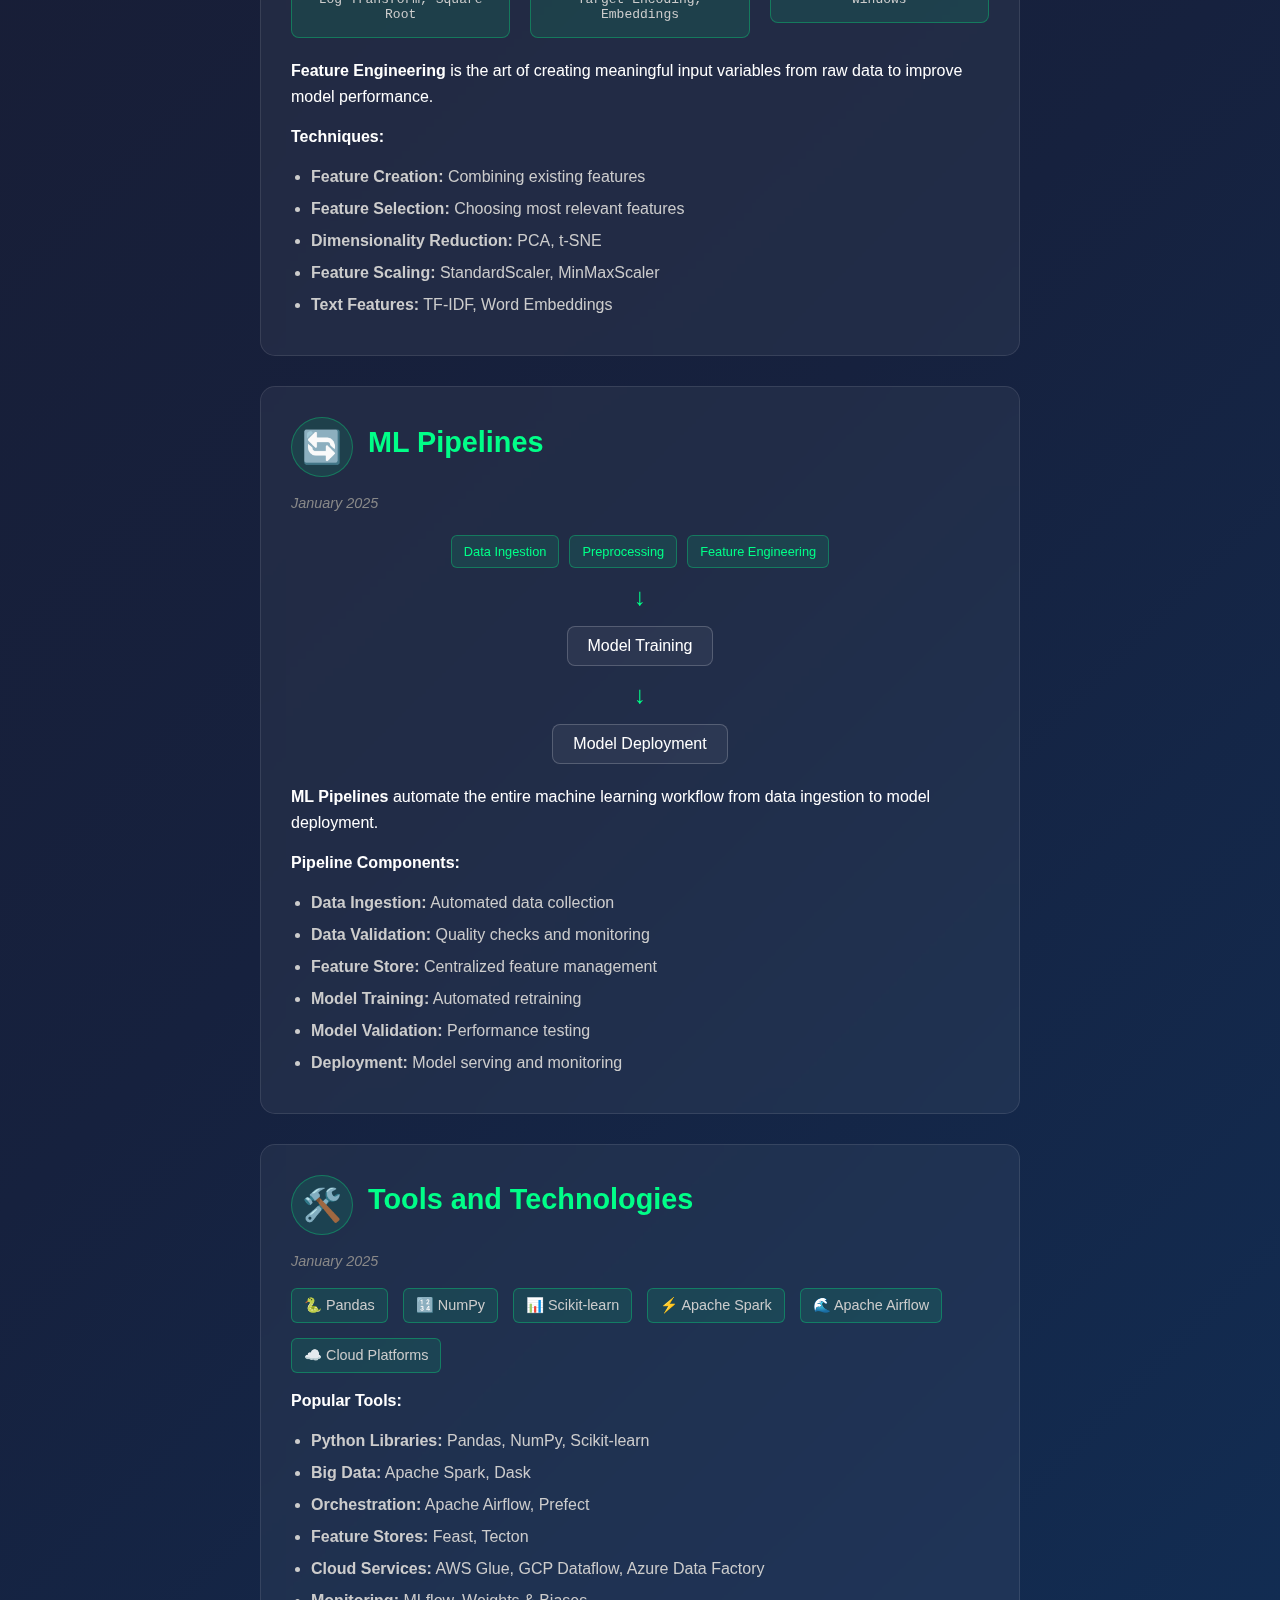
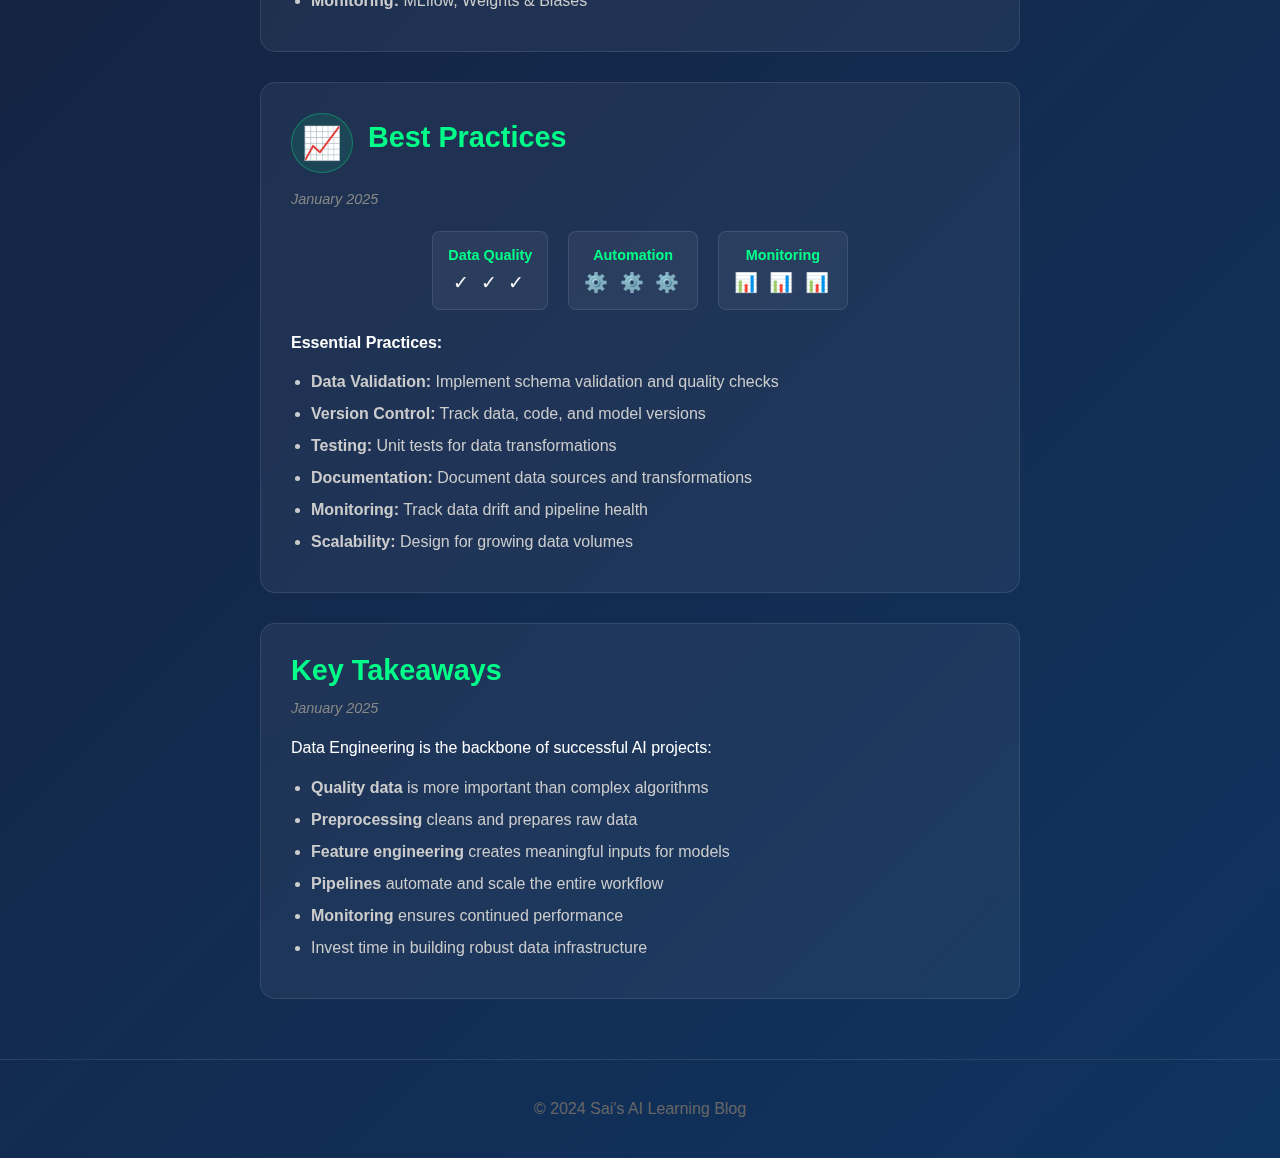
<file: data-engineering.html>
<!DOCTYPE html>
<html lang="en">
<head>
    <meta charset="UTF-8">
    <meta name="viewport" content="width=device-width, initial-scale=1.0">
    <title>Data Engineering for AI - Sai's Tech Hub</title>
    <link rel="stylesheet" href="style.css">
</head>
<body>
    <nav class="back-nav">
        <button onclick="window.location.href='ai.html'" class="back-btn">← Back to AI Blog</button>
    </nav>
    <header>
        <h1>🧮 Data Engineering for AI</h1>
        <p>Data preprocessing, feature engineering, and ML pipelines</p>
    </header>

    <main>
        <article class="blog-post">
            <div class="topic-header">
                <div class="topic-icon">📊</div>
                <h2>What is Data Engineering for AI?</h2>
            </div>
            <p class="date">January 2025</p>
            <p><strong>Data Engineering for AI</strong> is the foundation of successful machine learning projects. It involves collecting, cleaning, transforming, and preparing data for AI models. Quality data leads to quality models.</p>
            <div class="deep-learning-visual">
                <div class="layer">Raw Data</div>
                <div class="arrow">→</div>
                <div class="layer">Clean Data</div>
                <div class="arrow">→</div>
                <div class="layer">Features</div>
                <div class="arrow">→</div>
                <div class="layer">ML Model</div>
            </div>
            <p><strong>Key Principles:</strong></p>
            <ul>
                <li>Garbage in, garbage out - data quality is crucial</li>
                <li>80% of ML work is data preparation</li>
                <li>Automate repetitive data tasks</li>
                <li>Version control for data and pipelines</li>
            </ul>
        </article>

        <article class="blog-post">
            <div class="topic-header">
                <div class="topic-icon">🧹</div>
                <h2>Data Preprocessing</h2>
            </div>
            <p class="date">January 2025</p>
            <div class="training-visual">
                <div class="training-step">
                    <div class="step-name">Data Collection</div>
                    <div class="step-desc">Gather from sources</div>
                </div>
                <div class="arrow">→</div>
                <div class="training-step">
                    <div class="step-name">Data Cleaning</div>
                    <div class="step-desc">Handle missing values</div>
                </div>
                <div class="arrow">→</div>
                <div class="training-step">
                    <div class="step-name">Data Validation</div>
                    <div class="step-desc">Check quality & consistency</div>
                </div>
            </div>
            <p><strong>Data Preprocessing</strong> transforms raw data into a clean, consistent format suitable for machine learning algorithms.</p>
            <p><strong>Common Tasks:</strong></p>
            <ul>
                <li><strong>Missing Data:</strong> Imputation, deletion, or interpolation</li>
                <li><strong>Outliers:</strong> Detection and handling of anomalous values</li>
                <li><strong>Duplicates:</strong> Identifying and removing duplicate records</li>
                <li><strong>Data Types:</strong> Converting to appropriate formats</li>
                <li><strong>Normalization:</strong> Scaling numerical features</li>
                <li><strong>Encoding:</strong> Converting categorical data to numerical</li>
            </ul>
        </article>

        <article class="blog-post">
            <div class="topic-header">
                <div class="topic-icon">⚙️</div>
                <h2>Feature Engineering</h2>
            </div>
            <p class="date">January 2025</p>
            <div class="concept-visual">
                <div class="learning-type">
                    <h4>🔢 Numerical Features</h4>
                    <div class="visual-box">
                        Scaling, Binning, Polynomial Features<br>
                        Log Transform, Square Root
                    </div>
                </div>
                <div class="learning-type">
                    <h4>📝 Categorical Features</h4>
                    <div class="visual-box">
                        One-Hot Encoding, Label Encoding<br>
                        Target Encoding, Embeddings
                    </div>
                </div>
                <div class="learning-type">
                    <h4>📅 Time Features</h4>
                    <div class="visual-box">
                        Date Parts, Seasonality<br>
                        Time Since, Rolling Windows
                    </div>
                </div>
            </div>
            <p><strong>Feature Engineering</strong> is the art of creating meaningful input variables from raw data to improve model performance.</p>
            <p><strong>Techniques:</strong></p>
            <ul>
                <li><strong>Feature Creation:</strong> Combining existing features</li>
                <li><strong>Feature Selection:</strong> Choosing most relevant features</li>
                <li><strong>Dimensionality Reduction:</strong> PCA, t-SNE</li>
                <li><strong>Feature Scaling:</strong> StandardScaler, MinMaxScaler</li>
                <li><strong>Text Features:</strong> TF-IDF, Word Embeddings</li>
            </ul>
        </article>

        <article class="blog-post">
            <div class="topic-header">
                <div class="topic-icon">🔄</div>
                <h2>ML Pipelines</h2>
            </div>
            <p class="date">January 2025</p>
            <div class="transformer-visual">
                <div class="attention-block">
                    <div class="attention-head">Data Ingestion</div>
                    <div class="attention-head">Preprocessing</div>
                    <div class="attention-head">Feature Engineering</div>
                </div>
                <div class="arrow">↓</div>
                <div class="transformer-output">Model Training</div>
                <div class="arrow">↓</div>
                <div class="transformer-output">Model Deployment</div>
            </div>
            <p><strong>ML Pipelines</strong> automate the entire machine learning workflow from data ingestion to model deployment.</p>
            <p><strong>Pipeline Components:</strong></p>
            <ul>
                <li><strong>Data Ingestion:</strong> Automated data collection</li>
                <li><strong>Data Validation:</strong> Quality checks and monitoring</li>
                <li><strong>Feature Store:</strong> Centralized feature management</li>
                <li><strong>Model Training:</strong> Automated retraining</li>
                <li><strong>Model Validation:</strong> Performance testing</li>
                <li><strong>Deployment:</strong> Model serving and monitoring</li>
            </ul>
        </article>

        <article class="blog-post">
            <div class="topic-header">
                <div class="topic-icon">🛠️</div>
                <h2>Tools and Technologies</h2>
            </div>
            <p class="date">January 2025</p>
            <div class="classification-visual">
                <div class="class-example">🐍 Pandas</div>
                <div class="class-example">🔢 NumPy</div>
                <div class="class-example">📊 Scikit-learn</div>
                <div class="class-example">⚡ Apache Spark</div>
                <div class="class-example">🌊 Apache Airflow</div>
                <div class="class-example">☁️ Cloud Platforms</div>
            </div>
            <p><strong>Popular Tools:</strong></p>
            <ul>
                <li><strong>Python Libraries:</strong> Pandas, NumPy, Scikit-learn</li>
                <li><strong>Big Data:</strong> Apache Spark, Dask</li>
                <li><strong>Orchestration:</strong> Apache Airflow, Prefect</li>
                <li><strong>Feature Stores:</strong> Feast, Tecton</li>
                <li><strong>Cloud Services:</strong> AWS Glue, GCP Dataflow, Azure Data Factory</li>
                <li><strong>Monitoring:</strong> MLflow, Weights & Biases</li>
            </ul>
        </article>

        <article class="blog-post">
            <div class="topic-header">
                <div class="topic-icon">📈</div>
                <h2>Best Practices</h2>
            </div>
            <p class="date">January 2025</p>
            <div class="clustering-visual">
                <div class="cluster">
                    <div class="cluster-title">Data Quality</div>
                    <div class="cluster-points">✓ ✓ ✓</div>
                </div>
                <div class="cluster">
                    <div class="cluster-title">Automation</div>
                    <div class="cluster-points">⚙️ ⚙️ ⚙️</div>
                </div>
                <div class="cluster">
                    <div class="cluster-title">Monitoring</div>
                    <div class="cluster-points">📊 📊 📊</div>
                </div>
            </div>
            <p><strong>Essential Practices:</strong></p>
            <ul>
                <li><strong>Data Validation:</strong> Implement schema validation and quality checks</li>
                <li><strong>Version Control:</strong> Track data, code, and model versions</li>
                <li><strong>Testing:</strong> Unit tests for data transformations</li>
                <li><strong>Documentation:</strong> Document data sources and transformations</li>
                <li><strong>Monitoring:</strong> Track data drift and pipeline health</li>
                <li><strong>Scalability:</strong> Design for growing data volumes</li>
            </ul>
        </article>

        <article class="blog-post">
            <h2>Key Takeaways</h2>
            <p class="date">January 2025</p>
            <p>Data Engineering is the backbone of successful AI projects:</p>
            <ul>
                <li><strong>Quality data</strong> is more important than complex algorithms</li>
                <li><strong>Preprocessing</strong> cleans and prepares raw data</li>
                <li><strong>Feature engineering</strong> creates meaningful inputs for models</li>
                <li><strong>Pipelines</strong> automate and scale the entire workflow</li>
                <li><strong>Monitoring</strong> ensures continued performance</li>
                <li>Invest time in building robust data infrastructure</li>
            </ul>
        </article>
    </main>

    <footer>
        <p>&copy; 2024 Sai's AI Learning Blog</p>
    </footer>

    <!-- Gemini AI Chatbot -->
    <div id="chatbot-container">
        <div id="chatbot-toggle">
            <img src="AI_img-removebg-preview.png" alt="AI" style="width: 40px; height: 40px; border-radius: 50%; object-fit: cover;">
        </div>
        <div id="chatbot-window">
            <div id="chatbot-header">
                <span>AI Assistant</span>
                <div class="chatbot-controls">
                    <button id="chatbot-refresh" class="refresh-btn">
                        <svg viewBox="0 0 24 24">
                            <path d="M17.65 6.35C16.2 4.9 14.21 4 12 4c-4.42 0-7.99 3.58-7.99 8s3.57 8 7.99 8c3.73 0 6.84-2.55 7.73-6h-2.08c-.82 2.33-3.04 4-5.65 4-3.31 0-6-2.69-6-6s2.69-6 6-6c1.66 0 3.14.69 4.22 1.78L13 11h7V4l-2.35 2.35z"/>
                        </svg>
                    </button>
                    <button id="chatbot-close">×</button>
                </div>
            </div>
            <div id="chatbot-messages"></div>
            <div id="chatbot-input-container">
                <input type="text" id="chatbot-input" placeholder="Ask me about AI...">
                <button id="chatbot-send">Send</button>
            </div>
        </div>
    </div>

    <script src="ai-background.js"></script>
    <script src="chatbot-frontend.js"></script>
</body>
</html>
</file>
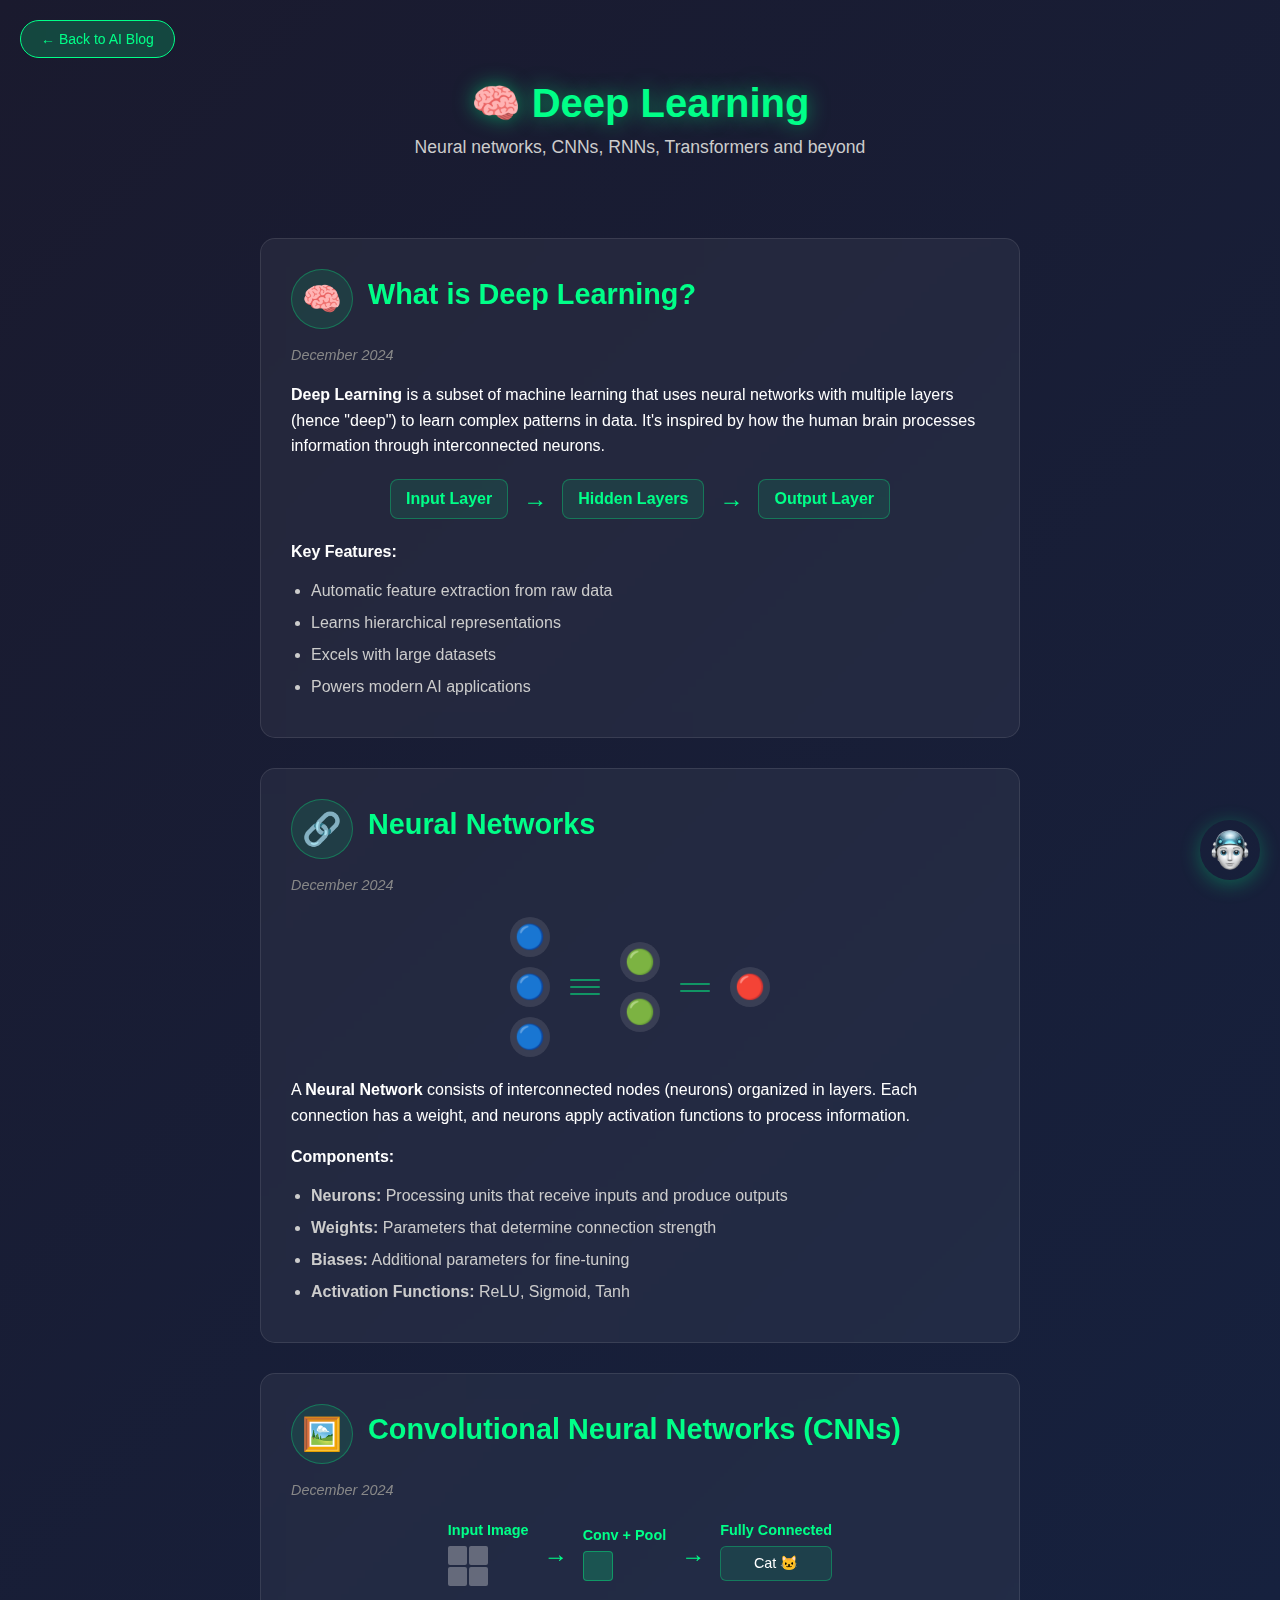
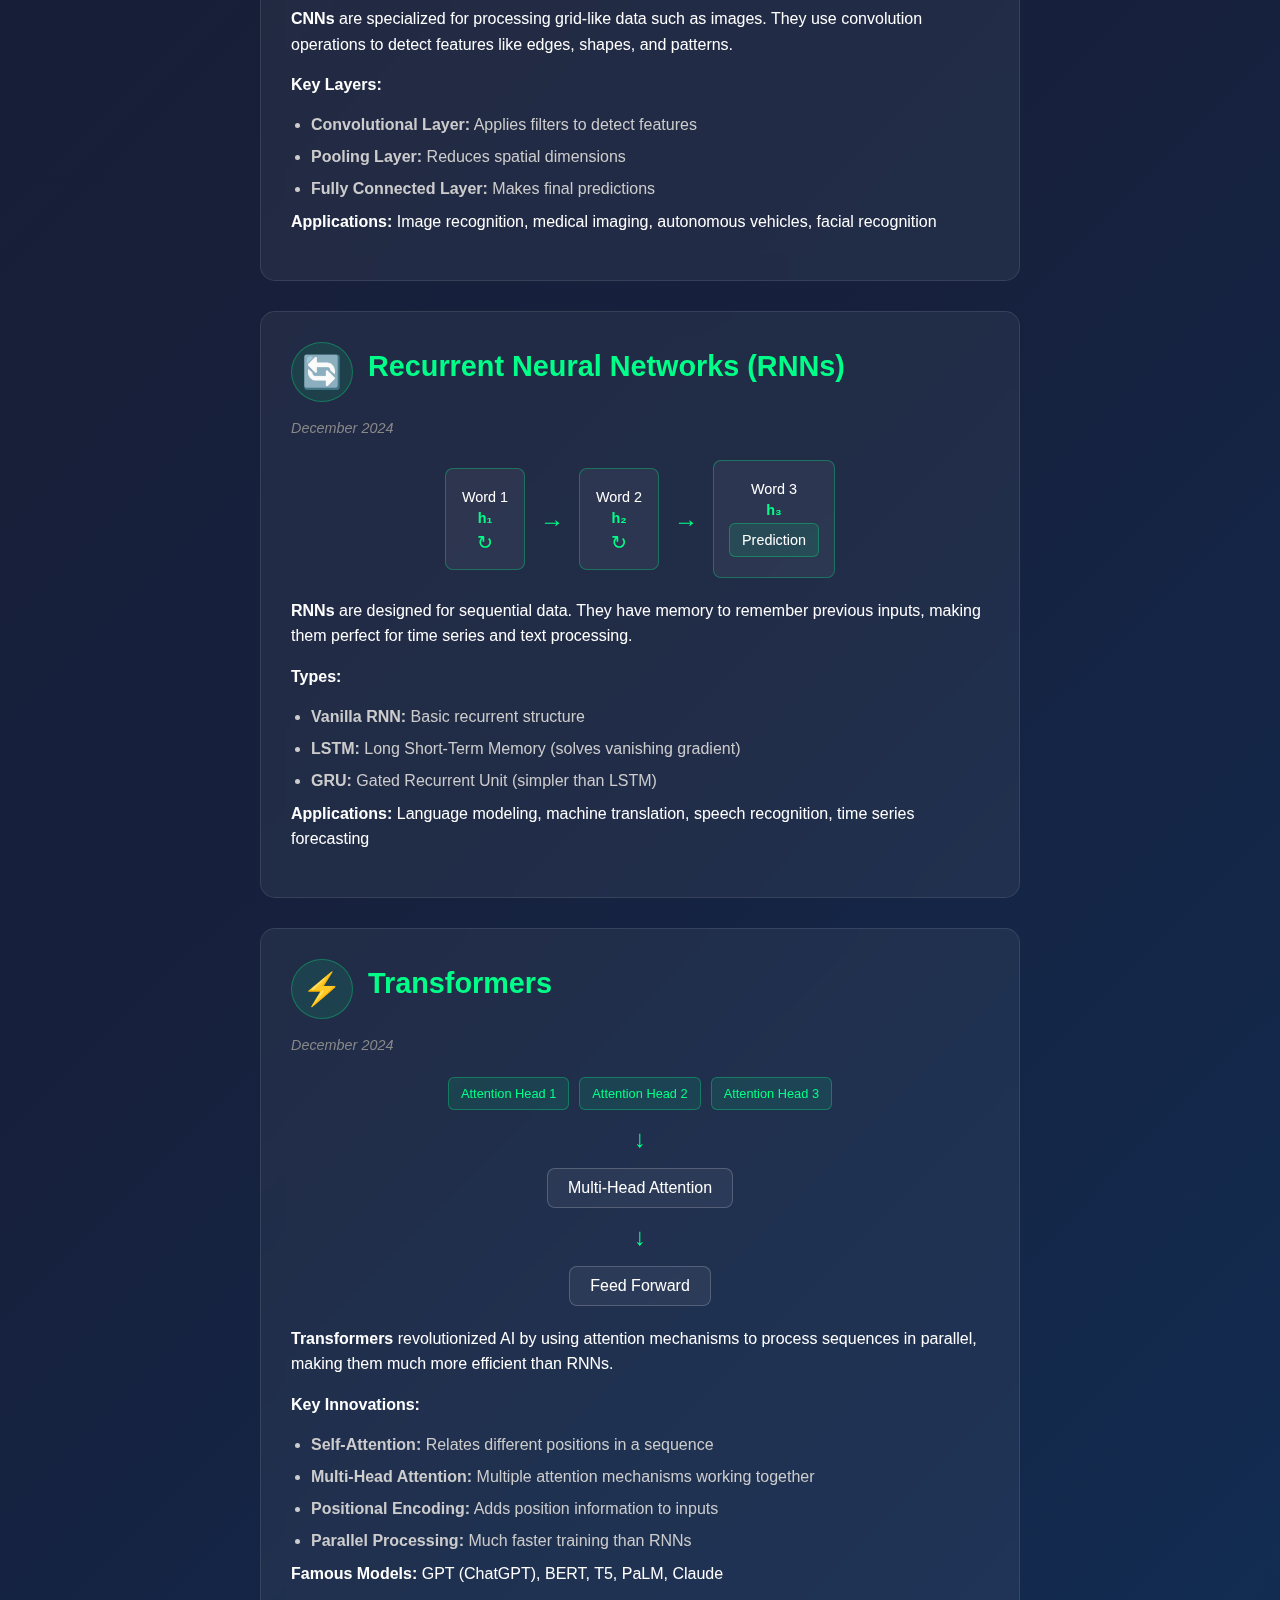
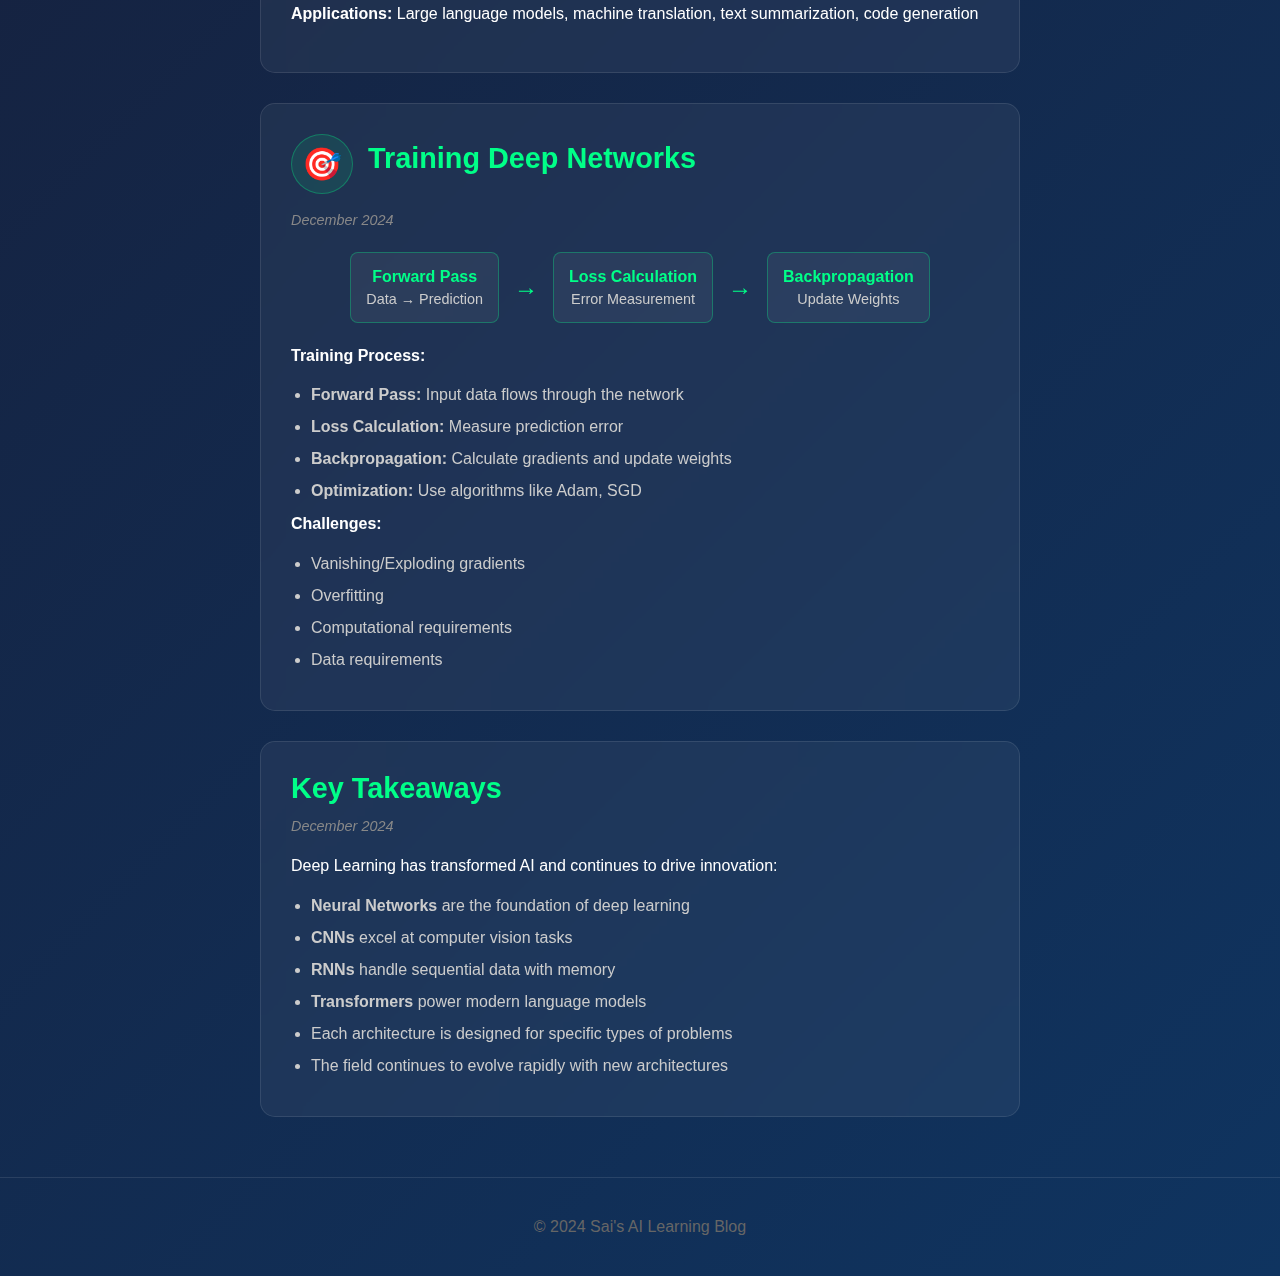
<file: deep-learning.html>
<!DOCTYPE html>
<html lang="en">
<head>
    <meta charset="UTF-8">
    <meta name="viewport" content="width=device-width, initial-scale=1.0">
    <title>Deep Learning - Sai's Tech Hub</title>
    <link rel="stylesheet" href="style.css">
</head>
<body>

    <nav class="back-nav">
        <button onclick="window.location.href='ai.html'" class="back-btn">← Back to AI Blog</button>
    </nav>
    <header>
        <h1>🧠 Deep Learning</h1>
        <p>Neural networks, CNNs, RNNs, Transformers and beyond</p>
    </header>

    <main>
        <article class="blog-post">
            <div class="topic-header">
                <div class="topic-icon">🧠</div>
                <h2>What is Deep Learning?</h2>
            </div>
            <p class="date">December 2024</p>
            <p><strong>Deep Learning</strong> is a subset of machine learning that uses neural networks with multiple layers (hence "deep") to learn complex patterns in data. It's inspired by how the human brain processes information through interconnected neurons.</p>
            <div class="deep-learning-visual">
                <div class="layer">Input Layer</div>
                <div class="arrow">→</div>
                <div class="layer">Hidden Layers</div>
                <div class="arrow">→</div>
                <div class="layer">Output Layer</div>
            </div>
            <p><strong>Key Features:</strong></p>
            <ul>
                <li>Automatic feature extraction from raw data</li>
                <li>Learns hierarchical representations</li>
                <li>Excels with large datasets</li>
                <li>Powers modern AI applications</li>
            </ul>
        </article>

        <article class="blog-post">
            <div class="topic-header">
                <div class="topic-icon">🔗</div>
                <h2>Neural Networks</h2>
            </div>
            <p class="date">December 2024</p>
            <div class="neural-network-visual">
                <div class="neuron-layer">
                    <div class="neuron">🔵</div>
                    <div class="neuron">🔵</div>
                    <div class="neuron">🔵</div>
                </div>
                <div class="connections">
                    <div class="connection-line"></div>
                    <div class="connection-line"></div>
                    <div class="connection-line"></div>
                </div>
                <div class="neuron-layer">
                    <div class="neuron">🟢</div>
                    <div class="neuron">🟢</div>
                </div>
                <div class="connections">
                    <div class="connection-line"></div>
                    <div class="connection-line"></div>
                </div>
                <div class="neuron-layer">
                    <div class="neuron">🔴</div>
                </div>
            </div>
            <p>A <strong>Neural Network</strong> consists of interconnected nodes (neurons) organized in layers. Each connection has a weight, and neurons apply activation functions to process information.</p>
            <p><strong>Components:</strong></p>
            <ul>
                <li><strong>Neurons:</strong> Processing units that receive inputs and produce outputs</li>
                <li><strong>Weights:</strong> Parameters that determine connection strength</li>
                <li><strong>Biases:</strong> Additional parameters for fine-tuning</li>
                <li><strong>Activation Functions:</strong> ReLU, Sigmoid, Tanh</li>
            </ul>
        </article>

        <article class="blog-post">
            <div class="topic-header">
                <div class="topic-icon">🖼️</div>
                <h2>Convolutional Neural Networks (CNNs)</h2>
            </div>
            <p class="date">December 2024</p>
            <div class="cnn-visual">
                <div class="cnn-layer">
                    <div class="layer-name">Input Image</div>
                    <div class="image-grid">
                        <div class="pixel"></div>
                        <div class="pixel"></div>
                        <div class="pixel"></div>
                        <div class="pixel"></div>
                    </div>
                </div>
                <div class="arrow">→</div>
                <div class="cnn-layer">
                    <div class="layer-name">Conv + Pool</div>
                    <div class="feature-map"></div>
                </div>
                <div class="arrow">→</div>
                <div class="cnn-layer">
                    <div class="layer-name">Fully Connected</div>
                    <div class="output">Cat 🐱</div>
                </div>
            </div>
            <p><strong>CNNs</strong> are specialized for processing grid-like data such as images. They use convolution operations to detect features like edges, shapes, and patterns.</p>
            <p><strong>Key Layers:</strong></p>
            <ul>
                <li><strong>Convolutional Layer:</strong> Applies filters to detect features</li>
                <li><strong>Pooling Layer:</strong> Reduces spatial dimensions</li>
                <li><strong>Fully Connected Layer:</strong> Makes final predictions</li>
            </ul>
            <p><strong>Applications:</strong> Image recognition, medical imaging, autonomous vehicles, facial recognition</p>
        </article>

        <article class="blog-post">
            <div class="topic-header">
                <div class="topic-icon">🔄</div>
                <h2>Recurrent Neural Networks (RNNs)</h2>
            </div>
            <p class="date">December 2024</p>
            <div class="rnn-visual">
                <div class="rnn-cell">
                    <div class="input">Word 1</div>
                    <div class="hidden-state">h₁</div>
                    <div class="memory-arrow">↻</div>
                </div>
                <div class="arrow">→</div>
                <div class="rnn-cell">
                    <div class="input">Word 2</div>
                    <div class="hidden-state">h₂</div>
                    <div class="memory-arrow">↻</div>
                </div>
                <div class="arrow">→</div>
                <div class="rnn-cell">
                    <div class="input">Word 3</div>
                    <div class="hidden-state">h₃</div>
                    <div class="output">Prediction</div>
                </div>
            </div>
            <p><strong>RNNs</strong> are designed for sequential data. They have memory to remember previous inputs, making them perfect for time series and text processing.</p>
            <p><strong>Types:</strong></p>
            <ul>
                <li><strong>Vanilla RNN:</strong> Basic recurrent structure</li>
                <li><strong>LSTM:</strong> Long Short-Term Memory (solves vanishing gradient)</li>
                <li><strong>GRU:</strong> Gated Recurrent Unit (simpler than LSTM)</li>
            </ul>
            <p><strong>Applications:</strong> Language modeling, machine translation, speech recognition, time series forecasting</p>
        </article>

        <article class="blog-post">
            <div class="topic-header">
                <div class="topic-icon">⚡</div>
                <h2>Transformers</h2>
            </div>
            <p class="date">December 2024</p>
            <div class="transformer-visual">
                <div class="attention-block">
                    <div class="attention-head">Attention Head 1</div>
                    <div class="attention-head">Attention Head 2</div>
                    <div class="attention-head">Attention Head 3</div>
                </div>
                <div class="arrow">↓</div>
                <div class="transformer-output">Multi-Head Attention</div>
                <div class="arrow">↓</div>
                <div class="transformer-output">Feed Forward</div>
            </div>
            <p><strong>Transformers</strong> revolutionized AI by using attention mechanisms to process sequences in parallel, making them much more efficient than RNNs.</p>
            <p><strong>Key Innovations:</strong></p>
            <ul>
                <li><strong>Self-Attention:</strong> Relates different positions in a sequence</li>
                <li><strong>Multi-Head Attention:</strong> Multiple attention mechanisms working together</li>
                <li><strong>Positional Encoding:</strong> Adds position information to inputs</li>
                <li><strong>Parallel Processing:</strong> Much faster training than RNNs</li>
            </ul>
            <p><strong>Famous Models:</strong> GPT (ChatGPT), BERT, T5, PaLM, Claude</p>
            <p><strong>Applications:</strong> Large language models, machine translation, text summarization, code generation</p>
        </article>

        <article class="blog-post">
            <div class="topic-header">
                <div class="topic-icon">🎯</div>
                <h2>Training Deep Networks</h2>
            </div>
            <p class="date">December 2024</p>
            <div class="training-visual">
                <div class="training-step">
                    <div class="step-name">Forward Pass</div>
                    <div class="step-desc">Data → Prediction</div>
                </div>
                <div class="arrow">→</div>
                <div class="training-step">
                    <div class="step-name">Loss Calculation</div>
                    <div class="step-desc">Error Measurement</div>
                </div>
                <div class="arrow">→</div>
                <div class="training-step">
                    <div class="step-name">Backpropagation</div>
                    <div class="step-desc">Update Weights</div>
                </div>
            </div>
            <p><strong>Training Process:</strong></p>
            <ul>
                <li><strong>Forward Pass:</strong> Input data flows through the network</li>
                <li><strong>Loss Calculation:</strong> Measure prediction error</li>
                <li><strong>Backpropagation:</strong> Calculate gradients and update weights</li>
                <li><strong>Optimization:</strong> Use algorithms like Adam, SGD</li>
            </ul>
            <p><strong>Challenges:</strong></p>
            <ul>
                <li>Vanishing/Exploding gradients</li>
                <li>Overfitting</li>
                <li>Computational requirements</li>
                <li>Data requirements</li>
            </ul>
        </article>

        <article class="blog-post">
            <h2>Key Takeaways</h2>
            <p class="date">December 2024</p>
            <p>Deep Learning has transformed AI and continues to drive innovation:</p>
            <ul>
                <li><strong>Neural Networks</strong> are the foundation of deep learning</li>
                <li><strong>CNNs</strong> excel at computer vision tasks</li>
                <li><strong>RNNs</strong> handle sequential data with memory</li>
                <li><strong>Transformers</strong> power modern language models</li>
                <li>Each architecture is designed for specific types of problems</li>
                <li>The field continues to evolve rapidly with new architectures</li>
            </ul>
        </article>
    </main>

    <footer>
        <p>&copy; 2024 Sai's AI Learning Blog</p>
    </footer>

    <!-- Gemini AI Chatbot -->
    <div id="chatbot-container">
        <div id="chatbot-toggle">
            <img src="AI_img-removebg-preview.png" alt="AI" style="width: 40px; height: 40px; border-radius: 50%; object-fit: cover;">
        </div>
        <div id="chatbot-window">
            <div id="chatbot-header">
                <span>AI Assistant</span>
                <div class="chatbot-controls">
                    <button id="chatbot-refresh" class="refresh-btn">
                        <svg viewBox="0 0 24 24">
                            <path d="M17.65 6.35C16.2 4.9 14.21 4 12 4c-4.42 0-7.99 3.58-7.99 8s3.57 8 7.99 8c3.73 0 6.84-2.55 7.73-6h-2.08c-.82 2.33-3.04 4-5.65 4-3.31 0-6-2.69-6-6s2.69-6 6-6c1.66 0 3.14.69 4.22 1.78L13 11h7V4l-2.35 2.35z"/>
                        </svg>
                    </button>
                    <button id="chatbot-close">×</button>
                </div>
            </div>
            <div id="chatbot-messages"></div>
            <div id="chatbot-input-container">
                <input type="text" id="chatbot-input" placeholder="Ask me about AI...">
                <button id="chatbot-send">Send</button>
            </div>
        </div>
    </div>

    <script src="ai-background.js"></script>
    <script src="chatbot-frontend.js"></script>
</body>
</html>
</file>
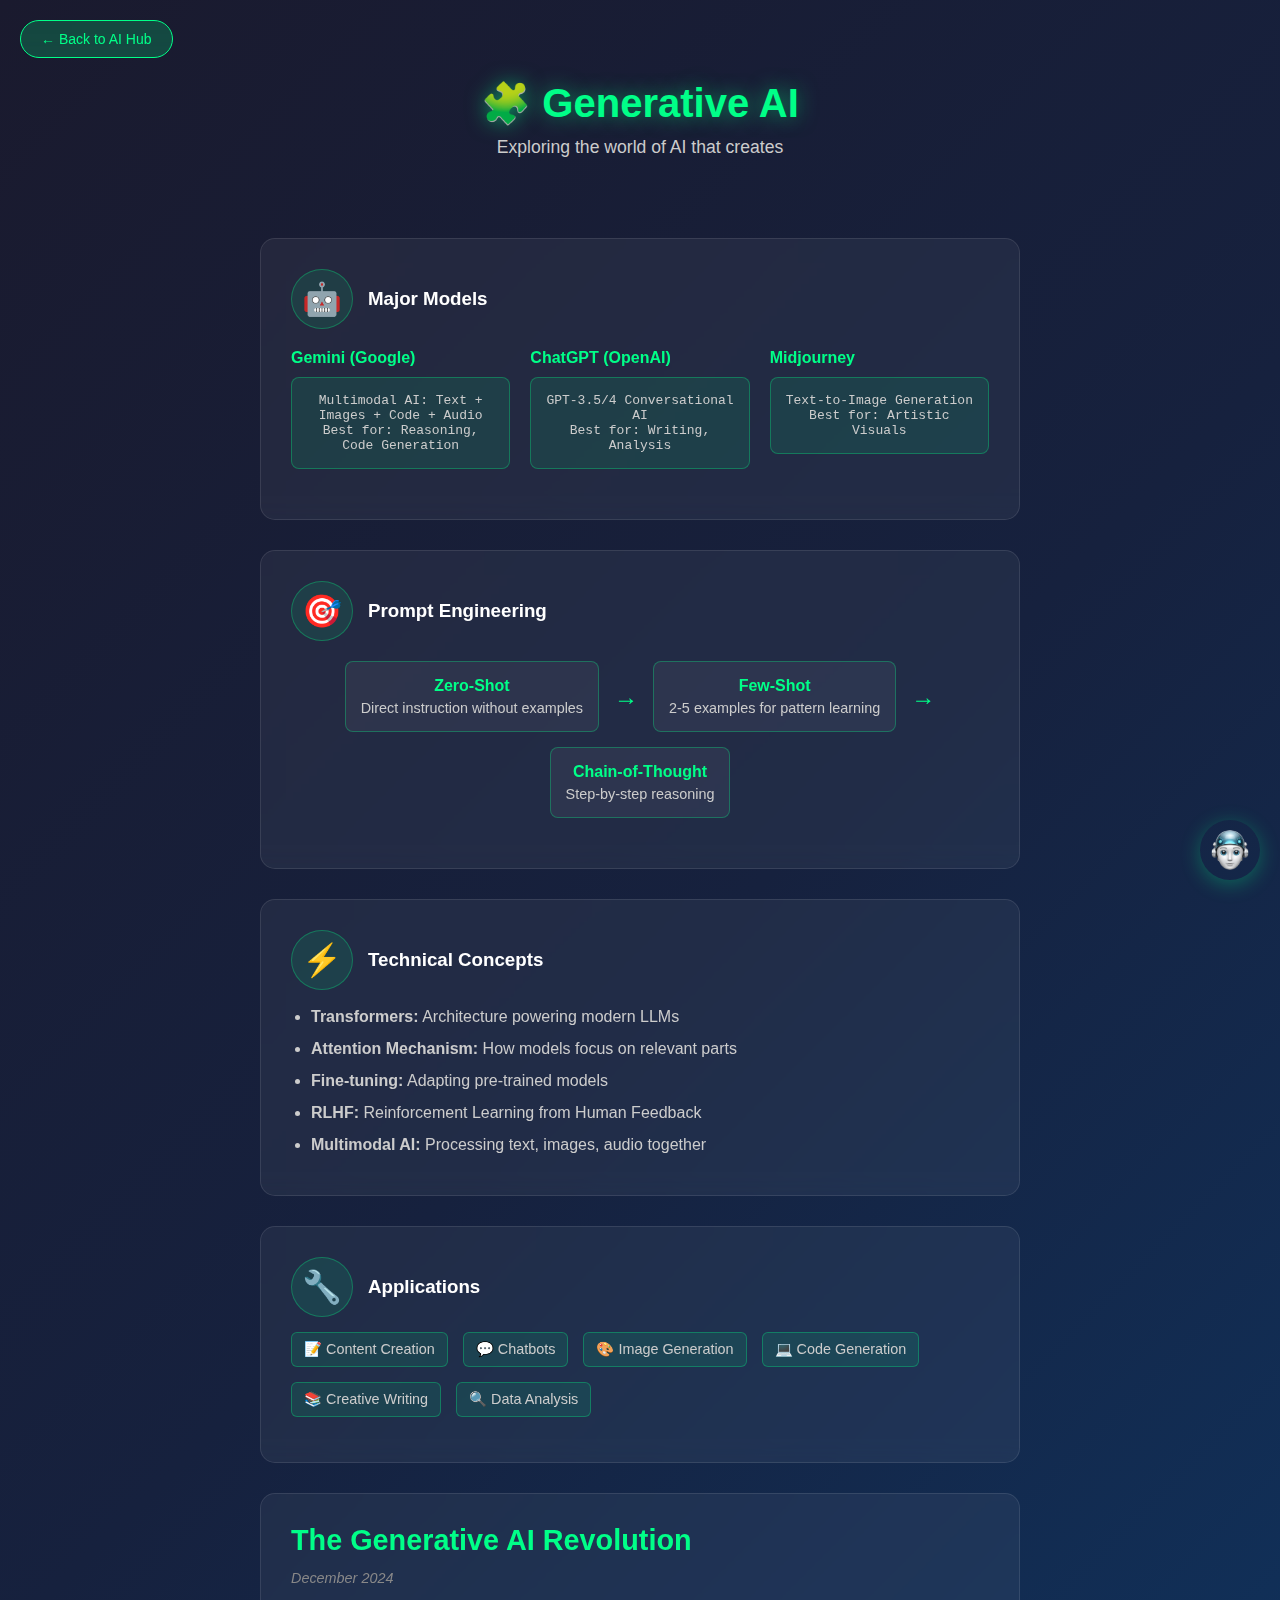
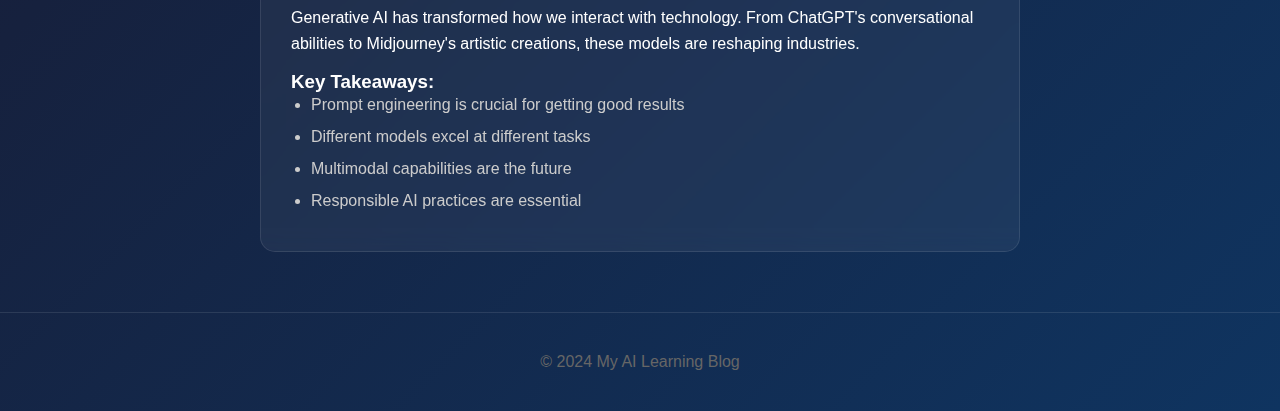
<file: generative-ai.html>
<!DOCTYPE html>
<html lang="en">
<head>
    <meta charset="UTF-8">
    <meta name="viewport" content="width=device-width, initial-scale=1.0">
    <title>Generative AI - My AI Learning Blog</title>
    <link rel="stylesheet" href="style.css">
</head>
<body>

    <nav class="back-nav">
        <button onclick="window.location.href='ai.html'" class="back-btn">← Back to AI Hub</button>
    </nav>
    
    <header>
        <h1>🧩 Generative AI</h1>
        <p>Exploring the world of AI that creates</p>
    </header>

    <main>
        <div class="blog-post">
            <div class="topic-header">
                <div class="topic-icon">🤖</div>
                <div>
                    <h3>Major Models</h3>
                </div>
            </div>
            <div class="concept-visual">
                <div class="learning-type">
                    <h4>Gemini (Google)</h4>
                    <div class="visual-box">
                        Multimodal AI: Text + Images + Code + Audio<br>
                        Best for: Reasoning, Code Generation
                    </div>
                </div>
                <div class="learning-type">
                    <h4>ChatGPT (OpenAI)</h4>
                    <div class="visual-box">
                        GPT-3.5/4 Conversational AI<br>
                        Best for: Writing, Analysis
                    </div>
                </div>
                <div class="learning-type">
                    <h4>Midjourney</h4>
                    <div class="visual-box">
                        Text-to-Image Generation<br>
                        Best for: Artistic Visuals
                    </div>
                </div>
            </div>
        </div>

        <div class="blog-post">
            <div class="topic-header">
                <div class="topic-icon">🎯</div>
                <div>
                    <h3>Prompt Engineering</h3>
                </div>
            </div>
            <div class="training-visual">
                <div class="training-step">
                    <div class="step-name">Zero-Shot</div>
                    <div class="step-desc">Direct instruction without examples</div>
                </div>
                <div class="arrow">→</div>
                <div class="training-step">
                    <div class="step-name">Few-Shot</div>
                    <div class="step-desc">2-5 examples for pattern learning</div>
                </div>
                <div class="arrow">→</div>
                <div class="training-step">
                    <div class="step-name">Chain-of-Thought</div>
                    <div class="step-desc">Step-by-step reasoning</div>
                </div>
            </div>
        </div>

        <div class="blog-post">
            <div class="topic-header">
                <div class="topic-icon">⚡</div>
                <div>
                    <h3>Technical Concepts</h3>
                </div>
            </div>
            <ul>
                <li><strong>Transformers:</strong> Architecture powering modern LLMs</li>
                <li><strong>Attention Mechanism:</strong> How models focus on relevant parts</li>
                <li><strong>Fine-tuning:</strong> Adapting pre-trained models</li>
                <li><strong>RLHF:</strong> Reinforcement Learning from Human Feedback</li>
                <li><strong>Multimodal AI:</strong> Processing text, images, audio together</li>
            </ul>
        </div>

        <div class="blog-post">
            <div class="topic-header">
                <div class="topic-icon">🔧</div>
                <div>
                    <h3>Applications</h3>
                </div>
            </div>
            <div class="classification-visual">
                <div class="class-example">📝 Content Creation</div>
                <div class="class-example">💬 Chatbots</div>
                <div class="class-example">🎨 Image Generation</div>
                <div class="class-example">💻 Code Generation</div>
                <div class="class-example">📚 Creative Writing</div>
                <div class="class-example">🔍 Data Analysis</div>
            </div>
        </div>

        <article class="blog-post">
            <h2>The Generative AI Revolution</h2>
            <p class="date">December 2024</p>
            <p>Generative AI has transformed how we interact with technology. From ChatGPT's conversational abilities to Midjourney's artistic creations, these models are reshaping industries.</p>
            
            <h3>Key Takeaways:</h3>
            <ul>
                <li>Prompt engineering is crucial for getting good results</li>
                <li>Different models excel at different tasks</li>
                <li>Multimodal capabilities are the future</li>
                <li>Responsible AI practices are essential</li>
            </ul>
        </article>
    </main>

    <footer>
        <p>&copy; 2024 My AI Learning Blog</p>
    </footer>

    <!-- Gemini AI Chatbot -->
    <div id="chatbot-container">
        <div id="chatbot-toggle">
            <img src="AI_img-removebg-preview.png" alt="AI" style="width: 40px; height: 40px; border-radius: 50%; object-fit: cover;">
        </div>
        <div id="chatbot-window">
            <div id="chatbot-header">
                <span>AI Assistant</span>
                <div class="chatbot-controls">
                    <button id="chatbot-refresh" class="refresh-btn">
                        <svg viewBox="0 0 24 24">
                            <path d="M17.65 6.35C16.2 4.9 14.21 4 12 4c-4.42 0-7.99 3.58-7.99 8s3.57 8 7.99 8c3.73 0 6.84-2.55 7.73-6h-2.08c-.82 2.33-3.04 4-5.65 4-3.31 0-6-2.69-6-6s2.69-6 6-6c1.66 0 3.14.69 4.22 1.78L13 11h7V4l-2.35 2.35z"/>
                        </svg>
                    </button>
                    <button id="chatbot-close">×</button>
                </div>
            </div>
            <div id="chatbot-messages"></div>
            <div id="chatbot-input-container">
                <input type="text" id="chatbot-input" placeholder="Ask me about AI...">
                <button id="chatbot-send">Send</button>
            </div>
        </div>
    </div>

    <script src="ai-background.js"></script>
    <script src="chatbot-frontend.js"></script>
</body>
</html>
</file>
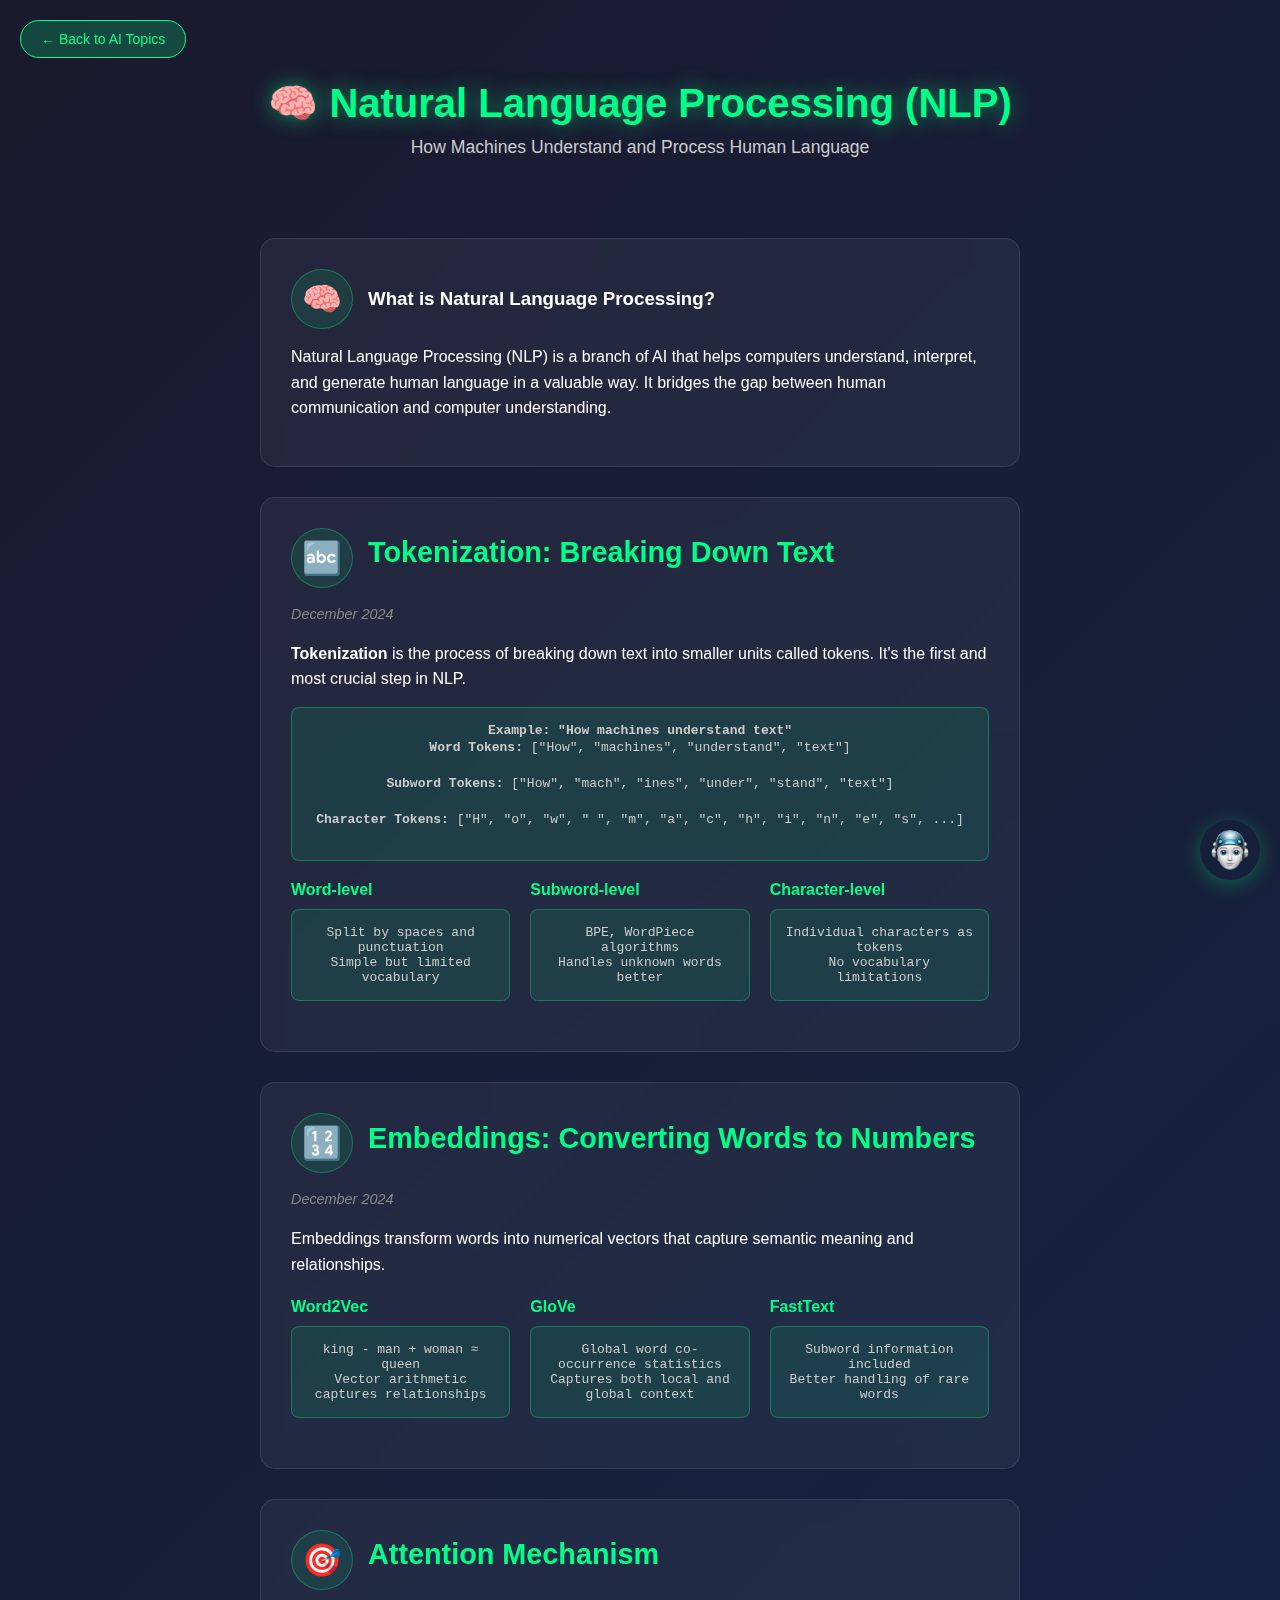
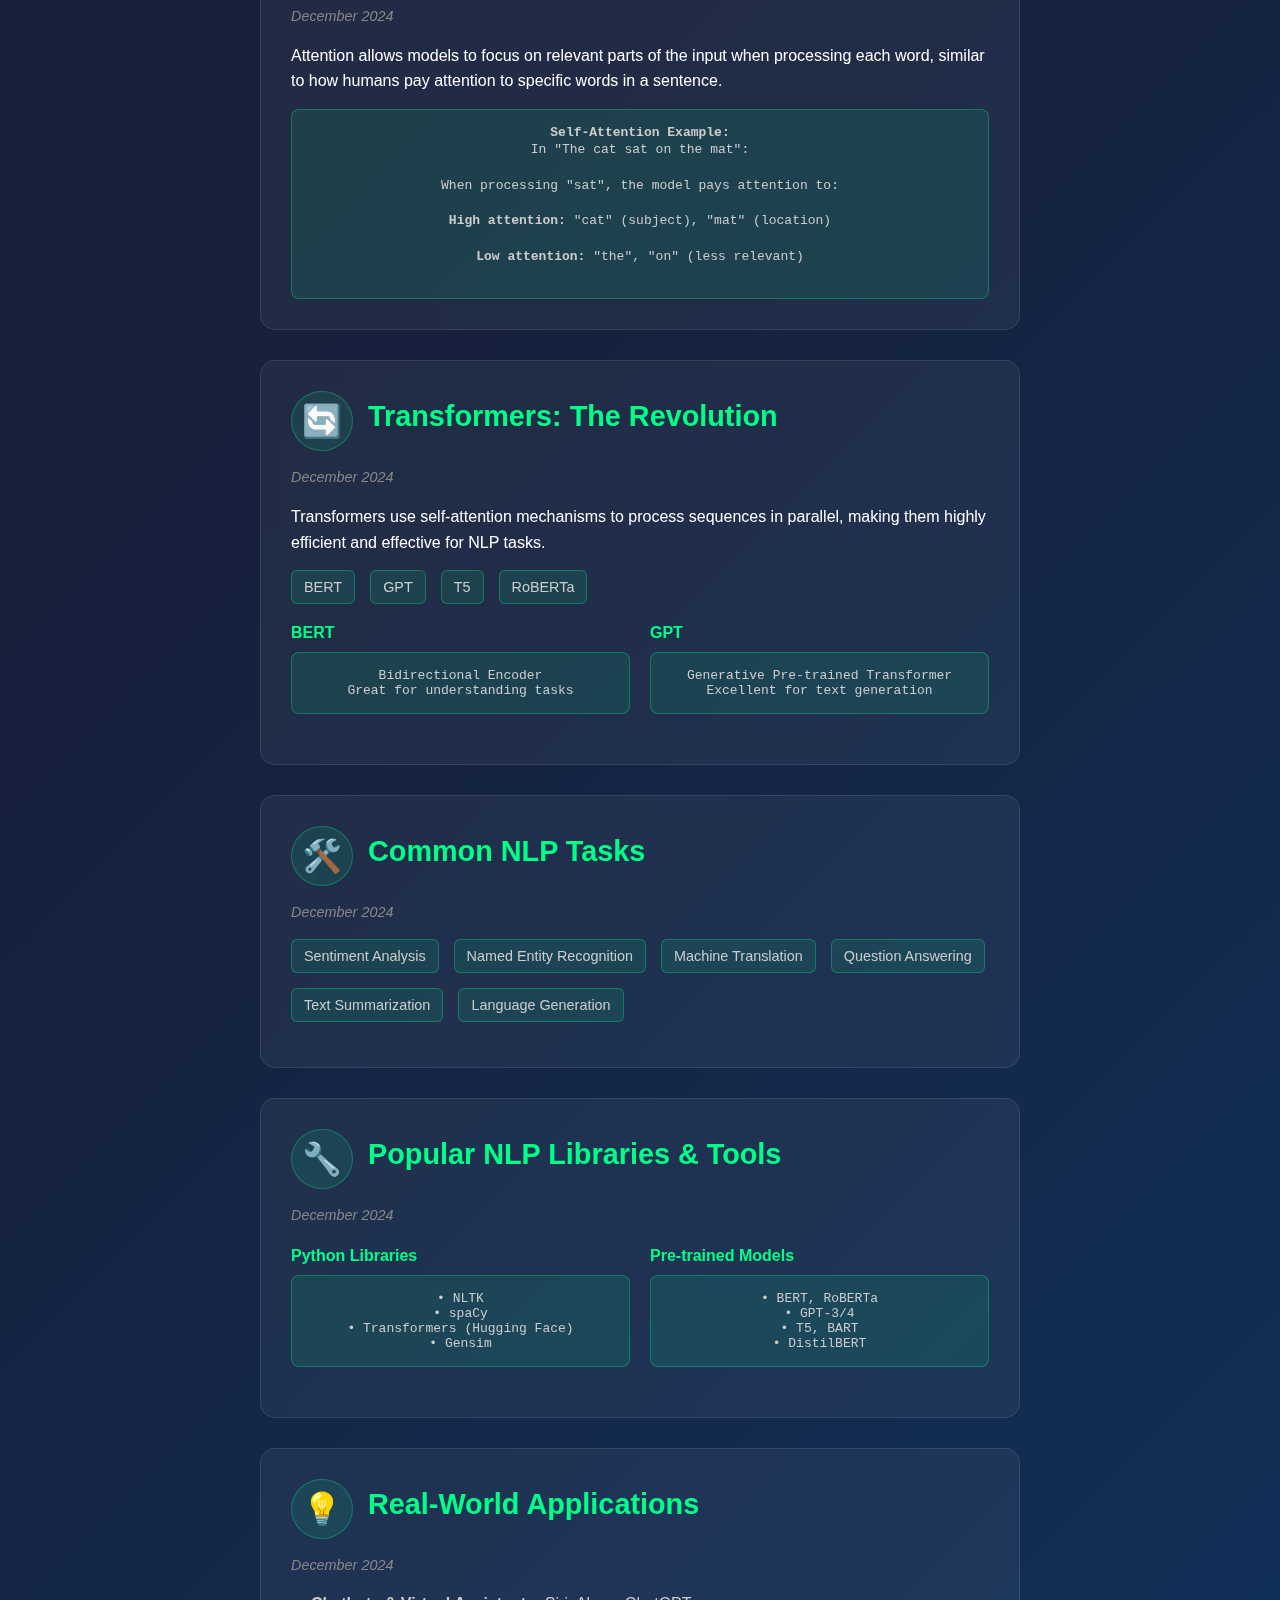
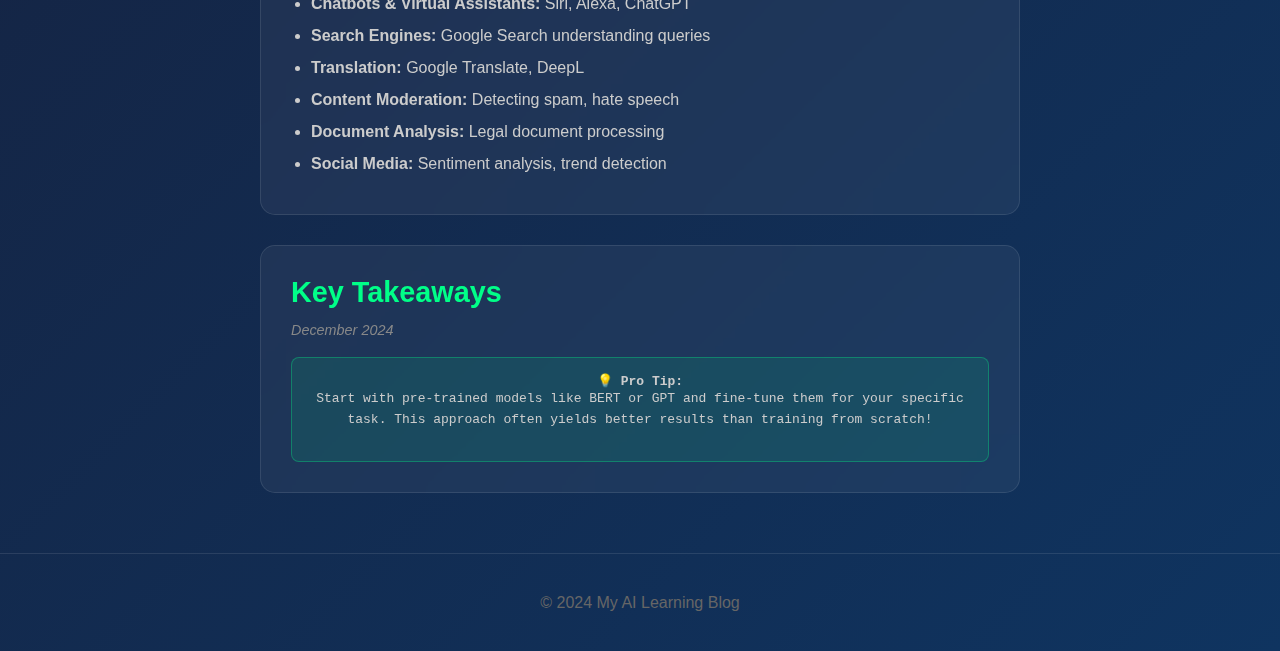
<file: nlp.html>
<!DOCTYPE html>
<html lang="en">
<head>
    <meta charset="UTF-8">
    <meta name="viewport" content="width=device-width, initial-scale=1.0">
    <title>Natural Language Processing (NLP) - AI Learning Blog</title>
    <link rel="stylesheet" href="style.css">
</head>
<body>
    <nav class="back-nav">
        <button onclick="window.location.href='ai.html'" class="back-btn">← Back to AI Topics</button>
    </nav>

    <header>
        <h1>🧠 Natural Language Processing (NLP)</h1>
        <p>How Machines Understand and Process Human Language</p>
    </header>

    <main>
        <div class="blog-post">
            <div class="topic-header">
                <div class="topic-icon">🧠</div>
                <div>
                    <h3>What is Natural Language Processing?</h3>
                </div>
            </div>
            <p>Natural Language Processing (NLP) is a branch of AI that helps computers understand, interpret, and generate human language in a valuable way. It bridges the gap between human communication and computer understanding.</p>
        </div>

        <article class="blog-post">
            <div class="topic-header">
                <div class="topic-icon">🔤</div>
                <h2>Tokenization: Breaking Down Text</h2>
            </div>
            <p class="date">December 2024</p>
            <p><strong>Tokenization</strong> is the process of breaking down text into smaller units called tokens. It's the first and most crucial step in NLP.</p>
            
            <div class="visual-box">
                <h4>Example: "How machines understand text"</h4>
                <p><strong>Word Tokens:</strong> ["How", "machines", "understand", "text"]</p>
                <p><strong>Subword Tokens:</strong> ["How", "mach", "ines", "under", "stand", "text"]</p>
                <p><strong>Character Tokens:</strong> ["H", "o", "w", " ", "m", "a", "c", "h", "i", "n", "e", "s", ...]</p>
            </div>

            <div class="concept-visual">
                <div class="learning-type">
                    <h4>Word-level</h4>
                    <div class="visual-box">
                        Split by spaces and punctuation<br>
                        Simple but limited vocabulary
                    </div>
                </div>
                <div class="learning-type">
                    <h4>Subword-level</h4>
                    <div class="visual-box">
                        BPE, WordPiece algorithms<br>
                        Handles unknown words better
                    </div>
                </div>
                <div class="learning-type">
                    <h4>Character-level</h4>
                    <div class="visual-box">
                        Individual characters as tokens<br>
                        No vocabulary limitations
                    </div>
                </div>
            </div>
        </article>

        <article class="blog-post">
            <div class="topic-header">
                <div class="topic-icon">🔢</div>
                <h2>Embeddings: Converting Words to Numbers</h2>
            </div>
            <p class="date">December 2024</p>
            <p>Embeddings transform words into numerical vectors that capture semantic meaning and relationships.</p>
            
            <div class="concept-visual">
                <div class="learning-type">
                    <h4>Word2Vec</h4>
                    <div class="visual-box">
                        king - man + woman ≈ queen<br>
                        Vector arithmetic captures relationships
                    </div>
                </div>
                <div class="learning-type">
                    <h4>GloVe</h4>
                    <div class="visual-box">
                        Global word co-occurrence statistics<br>
                        Captures both local and global context
                    </div>
                </div>
                <div class="learning-type">
                    <h4>FastText</h4>
                    <div class="visual-box">
                        Subword information included<br>
                        Better handling of rare words
                    </div>
                </div>
            </div>
        </article>

        <article class="blog-post">
            <div class="topic-header">
                <div class="topic-icon">🎯</div>
                <h2>Attention Mechanism</h2>
            </div>
            <p class="date">December 2024</p>
            <p>Attention allows models to focus on relevant parts of the input when processing each word, similar to how humans pay attention to specific words in a sentence.</p>
            
            <div class="visual-box">
                <h4>Self-Attention Example:</h4>
                <p>In "The cat sat on the mat":</p>
                <p>When processing "sat", the model pays attention to:</p>
                <p><strong>High attention:</strong> "cat" (subject), "mat" (location)</p>
                <p><strong>Low attention:</strong> "the", "on" (less relevant)</p>
            </div>
        </article>

        <article class="blog-post">
            <div class="topic-header">
                <div class="topic-icon">🔄</div>
                <h2>Transformers: The Revolution</h2>
            </div>
            <p class="date">December 2024</p>
            <p>Transformers use self-attention mechanisms to process sequences in parallel, making them highly efficient and effective for NLP tasks.</p>

            <div class="classification-visual">
                <div class="class-example">BERT</div>
                <div class="class-example">GPT</div>
                <div class="class-example">T5</div>
                <div class="class-example">RoBERTa</div>
            </div>

            <div class="concept-visual">
                <div class="learning-type">
                    <h4>BERT</h4>
                    <div class="visual-box">
                        Bidirectional Encoder<br>
                        Great for understanding tasks
                    </div>
                </div>
                <div class="learning-type">
                    <h4>GPT</h4>
                    <div class="visual-box">
                        Generative Pre-trained Transformer<br>
                        Excellent for text generation
                    </div>
                </div>
            </div>
        </article>

        <article class="blog-post">
            <div class="topic-header">
                <div class="topic-icon">🛠️</div>
                <h2>Common NLP Tasks</h2>
            </div>
            <p class="date">December 2024</p>
            <div class="classification-visual">
                <div class="class-example">Sentiment Analysis</div>
                <div class="class-example">Named Entity Recognition</div>
                <div class="class-example">Machine Translation</div>
                <div class="class-example">Question Answering</div>
                <div class="class-example">Text Summarization</div>
                <div class="class-example">Language Generation</div>
            </div>
        </article>

        <article class="blog-post">
            <div class="topic-header">
                <div class="topic-icon">🔧</div>
                <h2>Popular NLP Libraries & Tools</h2>
            </div>
            <p class="date">December 2024</p>
            <div class="concept-visual">
                <div class="learning-type">
                    <h4>Python Libraries</h4>
                    <div class="visual-box">
                        • NLTK<br>
                        • spaCy<br>
                        • Transformers (Hugging Face)<br>
                        • Gensim
                    </div>
                </div>
                <div class="learning-type">
                    <h4>Pre-trained Models</h4>
                    <div class="visual-box">
                        • BERT, RoBERTa<br>
                        • GPT-3/4<br>
                        • T5, BART<br>
                        • DistilBERT
                    </div>
                </div>
            </div>
        </article>

        <article class="blog-post">
            <div class="topic-header">
                <div class="topic-icon">💡</div>
                <h2>Real-World Applications</h2>
            </div>
            <p class="date">December 2024</p>
            <ul>
                <li><strong>Chatbots & Virtual Assistants:</strong> Siri, Alexa, ChatGPT</li>
                <li><strong>Search Engines:</strong> Google Search understanding queries</li>
                <li><strong>Translation:</strong> Google Translate, DeepL</li>
                <li><strong>Content Moderation:</strong> Detecting spam, hate speech</li>
                <li><strong>Document Analysis:</strong> Legal document processing</li>
                <li><strong>Social Media:</strong> Sentiment analysis, trend detection</li>
            </ul>
        </article>

        <article class="blog-post">
            <h2>Key Takeaways</h2>
            <p class="date">December 2024</p>
            <div class="visual-box">
                <h4>💡 Pro Tip:</h4>
                <p>Start with pre-trained models like BERT or GPT and fine-tune them for your specific task. This approach often yields better results than training from scratch!</p>
            </div>
        </article>
    </main>

    <footer>
        <p>&copy; 2024 My AI Learning Blog</p>
    </footer>

    <!-- Gemini AI Chatbot -->
    <div id="chatbot-container">
        <div id="chatbot-toggle">
            <img src="AI_img-removebg-preview.png" alt="AI" style="width: 40px; height: 40px; border-radius: 50%; object-fit: cover;">
        </div>
        <div id="chatbot-window">
            <div id="chatbot-header">
                <span>AI Assistant</span>
                <div class="chatbot-controls">
                    <button id="chatbot-refresh" class="refresh-btn">
                        <svg viewBox="0 0 24 24">
                            <path d="M17.65 6.35C16.2 4.9 14.21 4 12 4c-4.42 0-7.99 3.58-7.99 8s3.57 8 7.99 8c3.73 0 6.84-2.55 7.73-6h-2.08c-.82 2.33-3.04 4-5.65 4-3.31 0-6-2.69-6-6s2.69-6 6-6c1.66 0 3.14.69 4.22 1.78L13 11h7V4l-2.35 2.35z"/>
                        </svg>
                    </button>
                    <button id="chatbot-close">×</button>
                </div>
            </div>
            <div id="chatbot-messages"></div>
            <div id="chatbot-input-container">
                <input type="text" id="chatbot-input" placeholder="Ask me about AI...">
                <button id="chatbot-send">Send</button>
            </div>
        </div>
    </div>

    <script src="ai-background.js"></script>
    <script src="chatbot-frontend.js"></script>
</body>
</html>
</file>
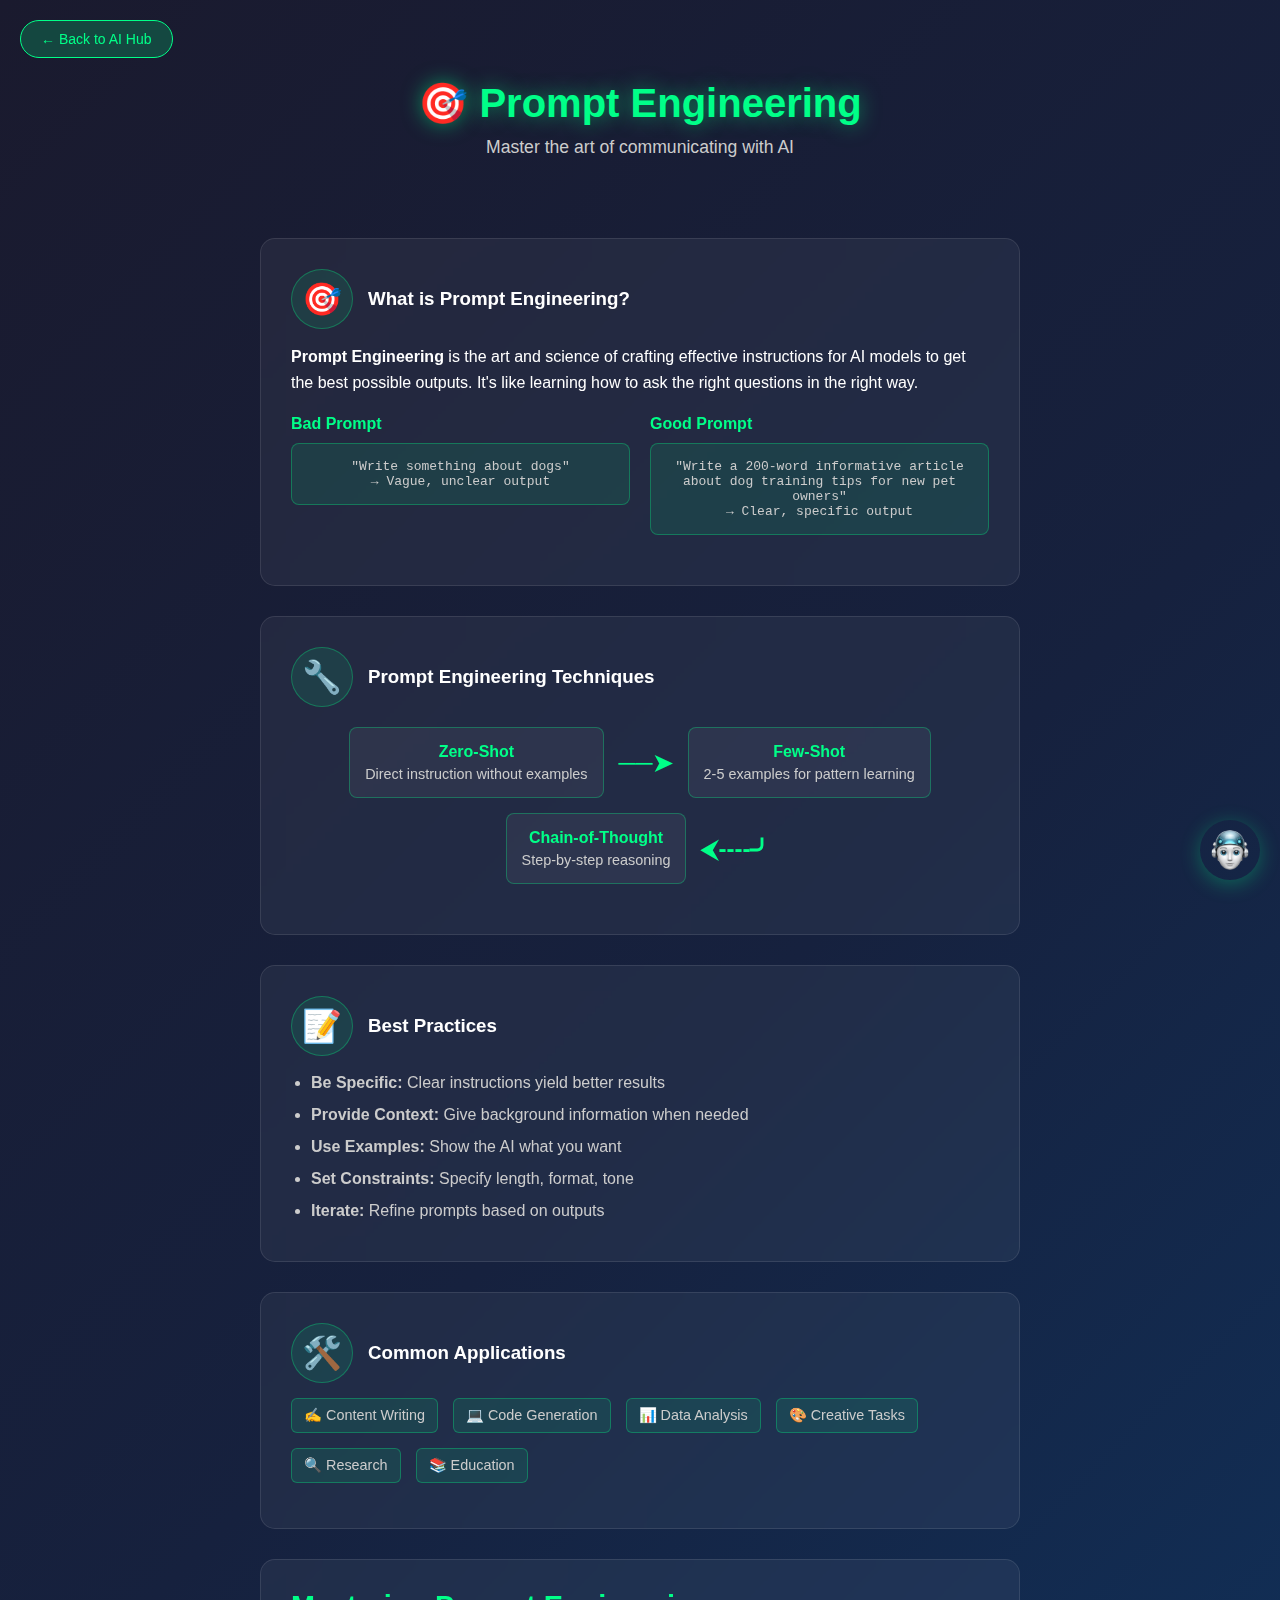
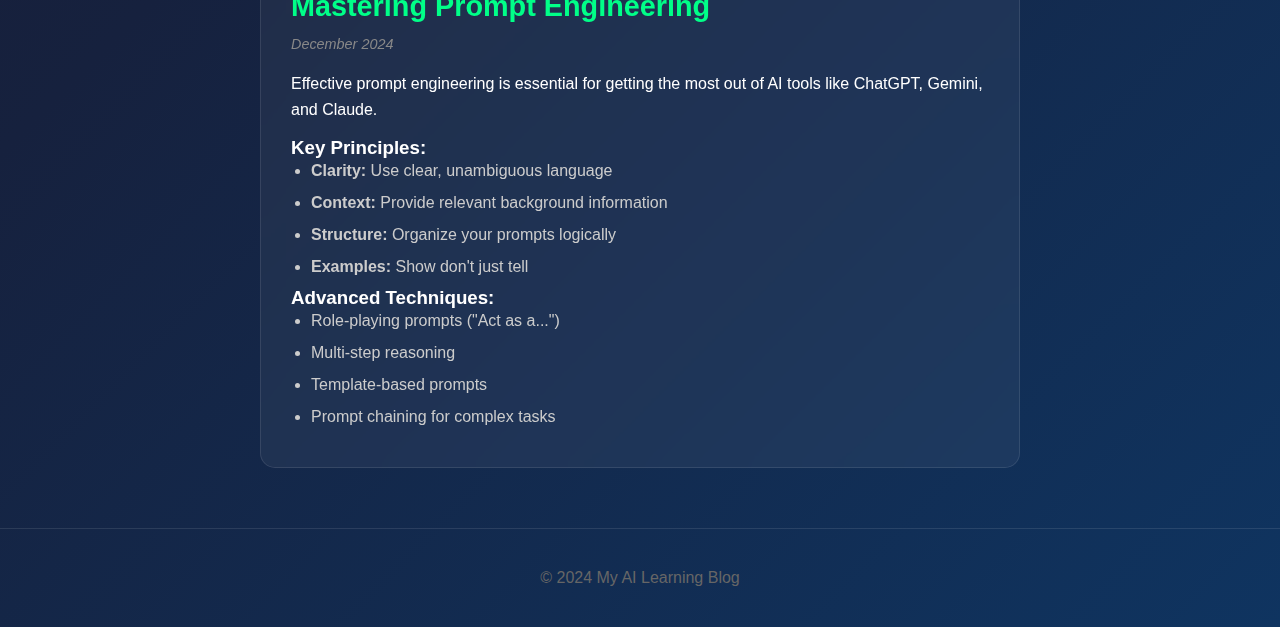
<file: prompt-engineering.html>
<!DOCTYPE html>
<html lang="en">
<head>
    <meta charset="UTF-8">
    <meta name="viewport" content="width=device-width, initial-scale=1.0">
    <title>Prompt Engineering - Sai's Tech Hub</title>
    <link rel="stylesheet" href="style.css">
</head>
<body>

    <nav class="back-nav">
        <button onclick="window.location.href='ai.html'" class="back-btn">← Back to AI Hub</button>
    </nav>
    
    <header>
        <h1>🎯 Prompt Engineering</h1>
        <p>Master the art of communicating with AI</p>
    </header>

    <main>
        

        <div class="blog-post">
            <div class="topic-header">
                <div class="topic-icon">🎯</div>
                <div>
                    <h3>What is Prompt Engineering?</h3>
                </div>
            </div>
            <p><strong>Prompt Engineering</strong> is the art and science of crafting effective instructions for AI models to get the best possible outputs. It's like learning how to ask the right questions in the right way.</p>
            <div class="concept-visual">
                <div class="learning-type">
                    <h4>Bad Prompt</h4>
                    <div class="visual-box">
                        "Write something about dogs"<br>
                        → Vague, unclear output
                    </div>
                </div>
                <div class="learning-type">
                    <h4>Good Prompt</h4>
                    <div class="visual-box">
                        "Write a 200-word informative article about dog training tips for new pet owners"<br>
                        → Clear, specific output
                    </div>
                </div>
            </div>
        </div>

        <div class="blog-post">
            <div class="topic-header">
                <div class="topic-icon">🔧</div>
                <div>
                    <h3>Prompt Engineering Techniques</h3>
                </div>
            </div>
            <div class="training-visual">
                <div class="training-step">
                    <div class="step-name">Zero-Shot</div>
                    <div class="step-desc">Direct instruction without examples</div>
                </div>
                <div class="arrow">──➤</div>
                <div class="training-step">
                    <div class="step-name">Few-Shot</div>
                    <div class="step-desc">2-5 examples for pattern learning</div>
                </div>
                <!-- <div class="arrow">→</div> -->
                <div class="training-step">
                    <div class="step-name">Chain-of-Thought</div>
                    <div class="step-desc">Step-by-step reasoning</div>
                </div>
                <div class="arrow">⮜----╯</div>
            </div>
        </div>

        <div class="blog-post">
            <div class="topic-header">
                <div class="topic-icon">📝</div>
                <div>
                    <h3>Best Practices</h3>
                </div>
            </div>
            <ul>
                <li><strong>Be Specific:</strong> Clear instructions yield better results</li>
                <li><strong>Provide Context:</strong> Give background information when needed</li>
                <li><strong>Use Examples:</strong> Show the AI what you want</li>
                <li><strong>Set Constraints:</strong> Specify length, format, tone</li>
                <li><strong>Iterate:</strong> Refine prompts based on outputs</li>
            </ul>
        </div>

        <div class="blog-post">
            <div class="topic-header">
                <div class="topic-icon">🛠️</div>
                <div>
                    <h3>Common Applications</h3>
                </div>
            </div>
            <div class="classification-visual">
                <div class="class-example">✍️ Content Writing</div>
                <div class="class-example">💻 Code Generation</div>
                <div class="class-example">📊 Data Analysis</div>
                <div class="class-example">🎨 Creative Tasks</div>
                <div class="class-example">🔍 Research</div>
                <div class="class-example">📚 Education</div>
            </div>
        </div>

        <article class="blog-post">
            <h2>Mastering Prompt Engineering</h2>
            <p class="date">December 2024</p>
            <p>Effective prompt engineering is essential for getting the most out of AI tools like ChatGPT, Gemini, and Claude.</p>
            
            <h3>Key Principles:</h3>
            <ul>
                <li><strong>Clarity:</strong> Use clear, unambiguous language</li>
                <li><strong>Context:</strong> Provide relevant background information</li>
                <li><strong>Structure:</strong> Organize your prompts logically</li>
                <li><strong>Examples:</strong> Show don't just tell</li>
            </ul>

            <h3>Advanced Techniques:</h3>
            <ul>
                <li>Role-playing prompts ("Act as a...")</li>
                <li>Multi-step reasoning</li>
                <li>Template-based prompts</li>
                <li>Prompt chaining for complex tasks</li>
            </ul>
        </article>
    </main>

    <footer>
        <p>&copy; 2024 My AI Learning Blog</p>
    </footer>

    <!-- Gemini AI Chatbot -->
    <div id="chatbot-container">
        <div id="chatbot-toggle">
            <img src="AI_img-removebg-preview.png" alt="AI" style="width: 40px; height: 40px; border-radius: 50%; object-fit: cover;">
        </div>
        <div id="chatbot-window">
            <div id="chatbot-header">
                <span>AI Assistant</span>
                <div class="chatbot-controls">
                    <button id="chatbot-refresh" class="refresh-btn">
                        <svg viewBox="0 0 24 24">
                            <path d="M17.65 6.35C16.2 4.9 14.21 4 12 4c-4.42 0-7.99 3.58-7.99 8s3.57 8 7.99 8c3.73 0 6.84-2.55 7.73-6h-2.08c-.82 2.33-3.04 4-5.65 4-3.31 0-6-2.69-6-6s2.69-6 6-6c1.66 0 3.14.69 4.22 1.78L13 11h7V4l-2.35 2.35z"/>
                        </svg>
                    </button>
                    <button id="chatbot-close">×</button>
                </div>
            </div>
            <div id="chatbot-messages"></div>
            <div id="chatbot-input-container">
                <input type="text" id="chatbot-input" placeholder="Ask me about AI...">
                <button id="chatbot-send">Send</button>
            </div>
        </div>
    </div>

    <script src="ai-background.js"></script>
    <script src="chatbot-frontend.js"></script>
</body>
</html>
</file>
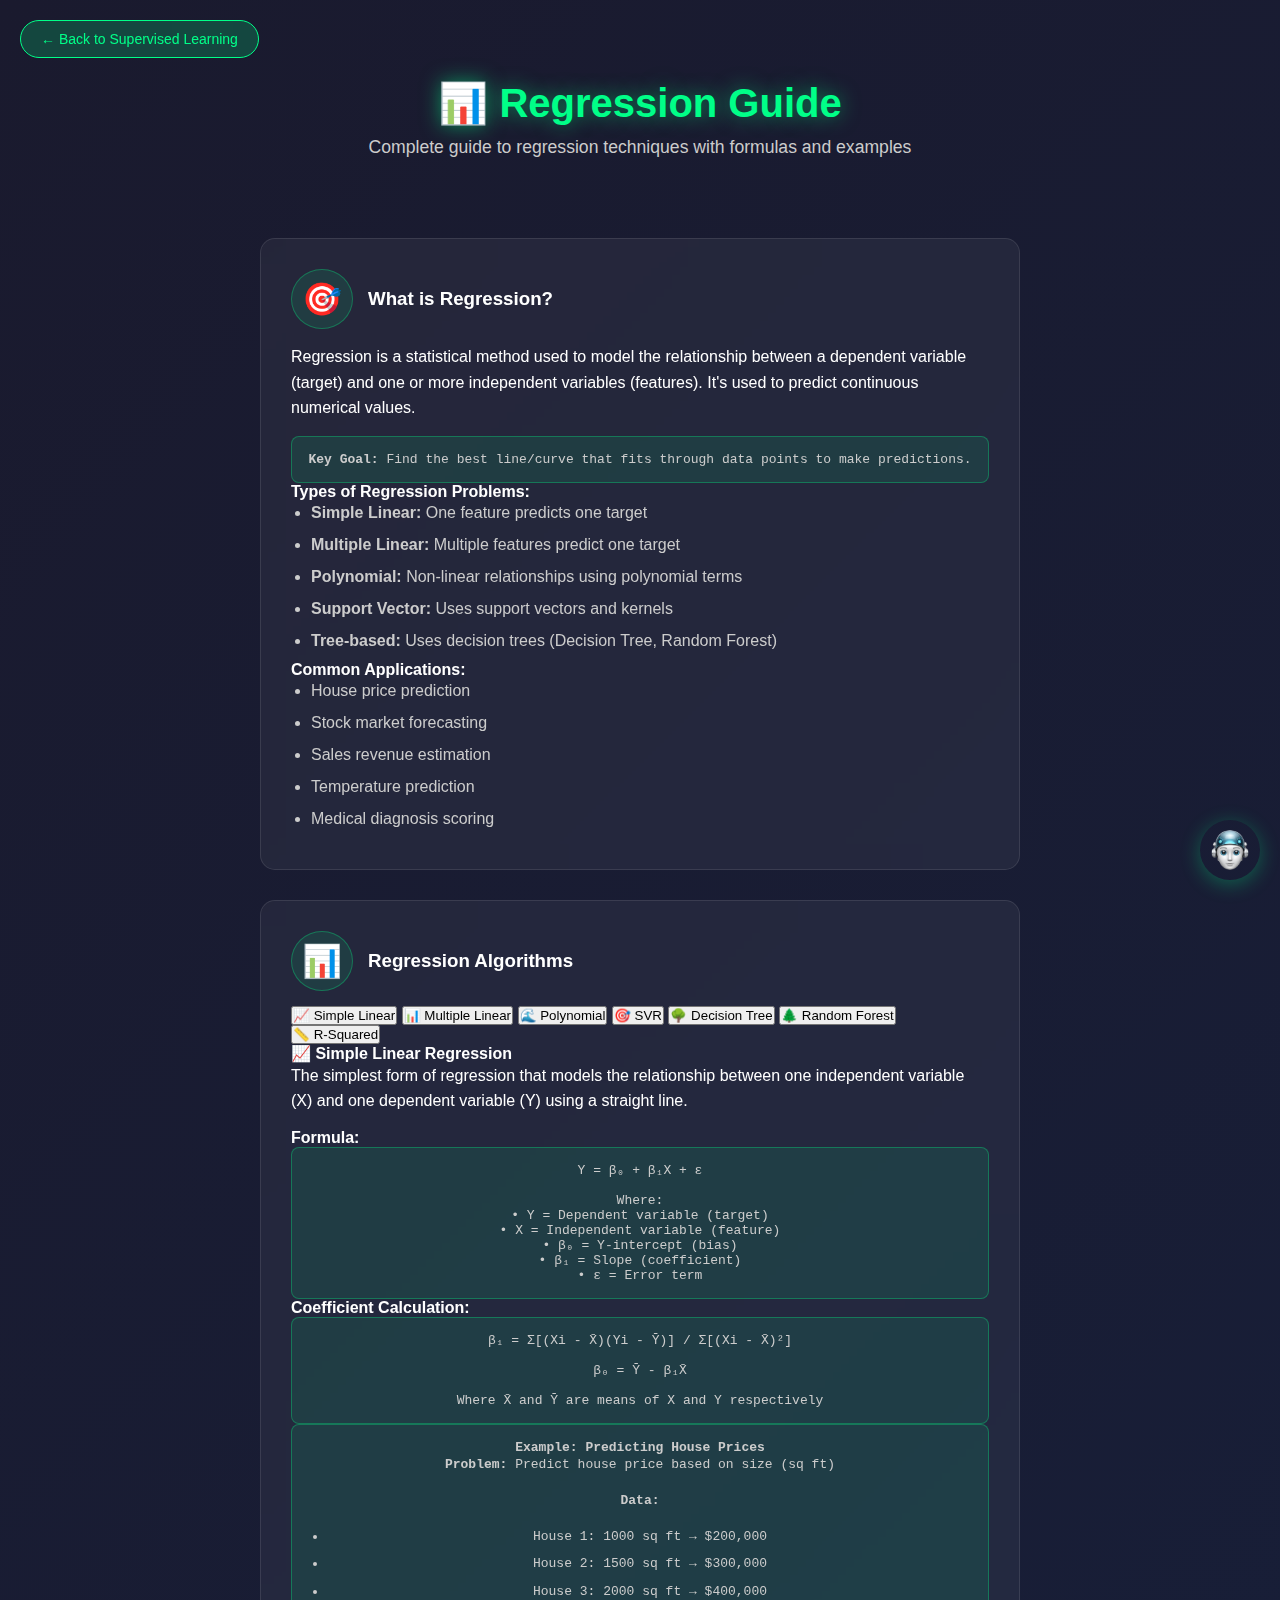
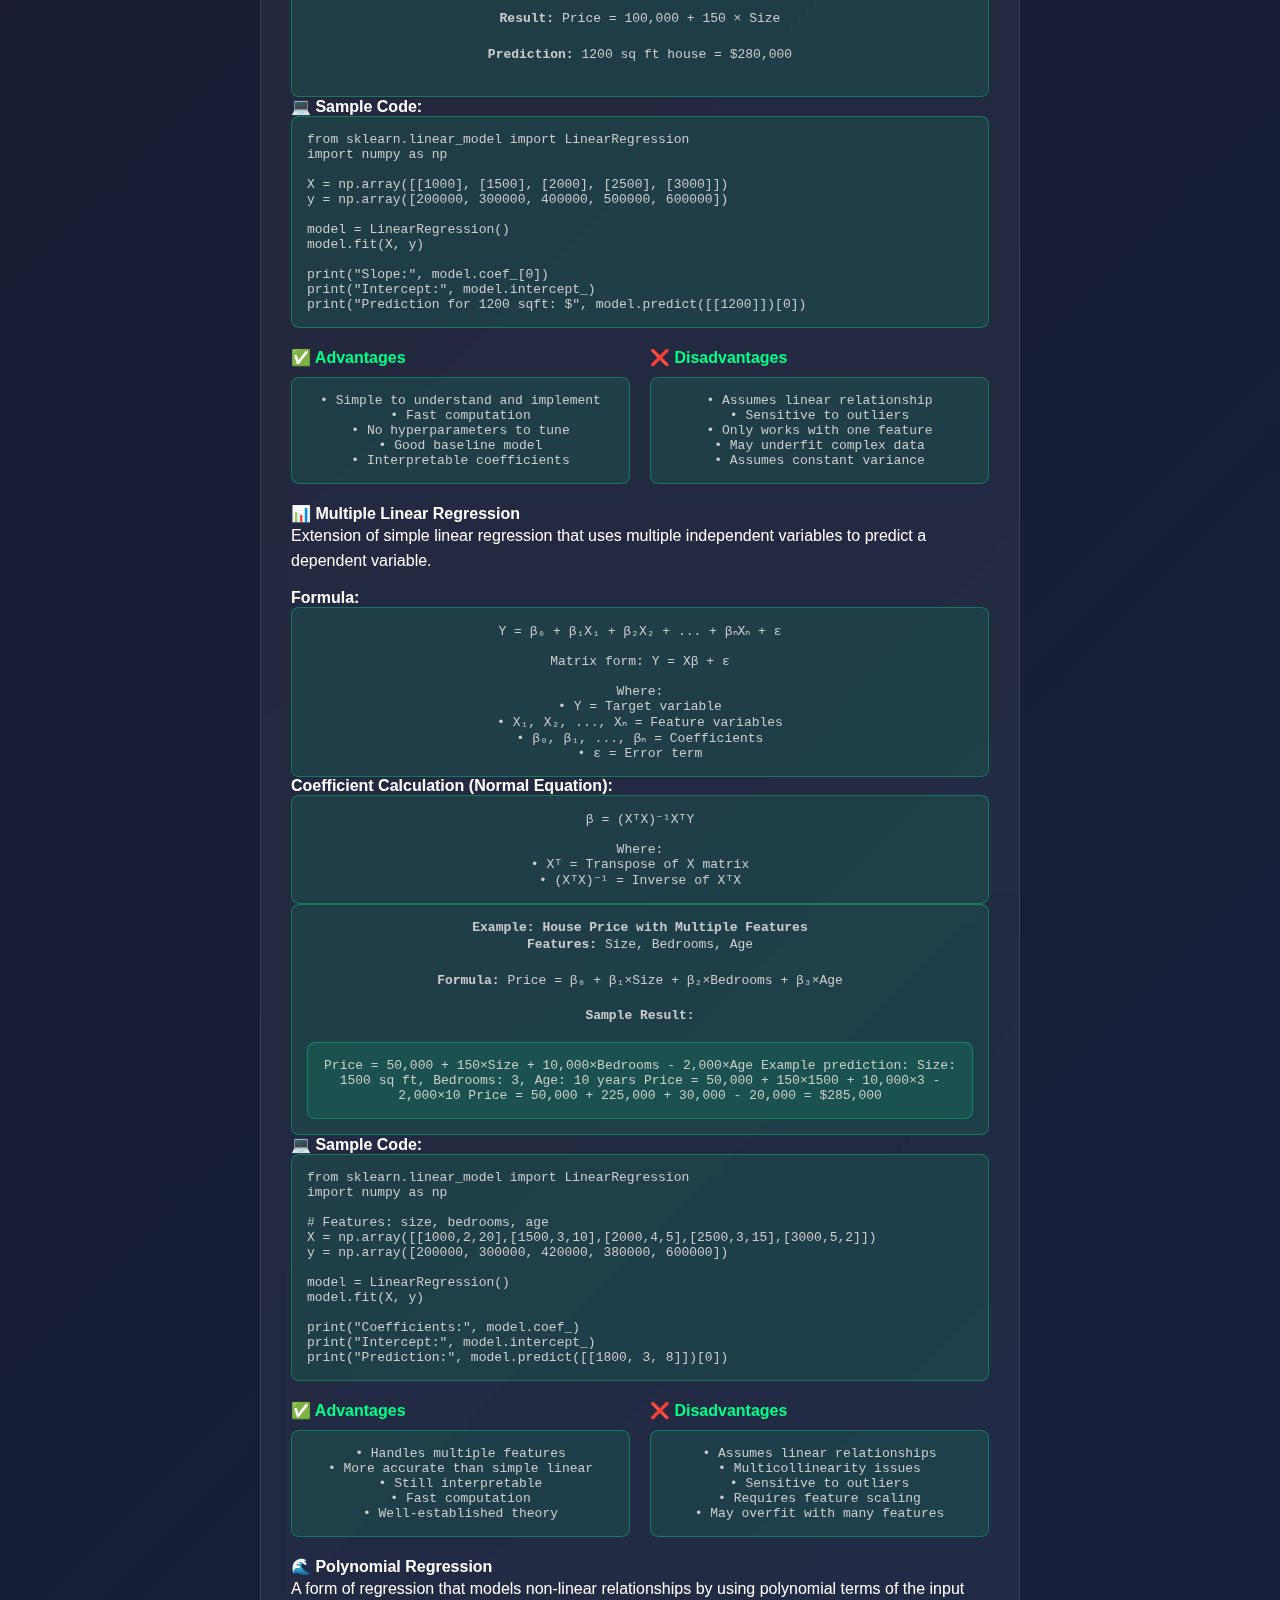
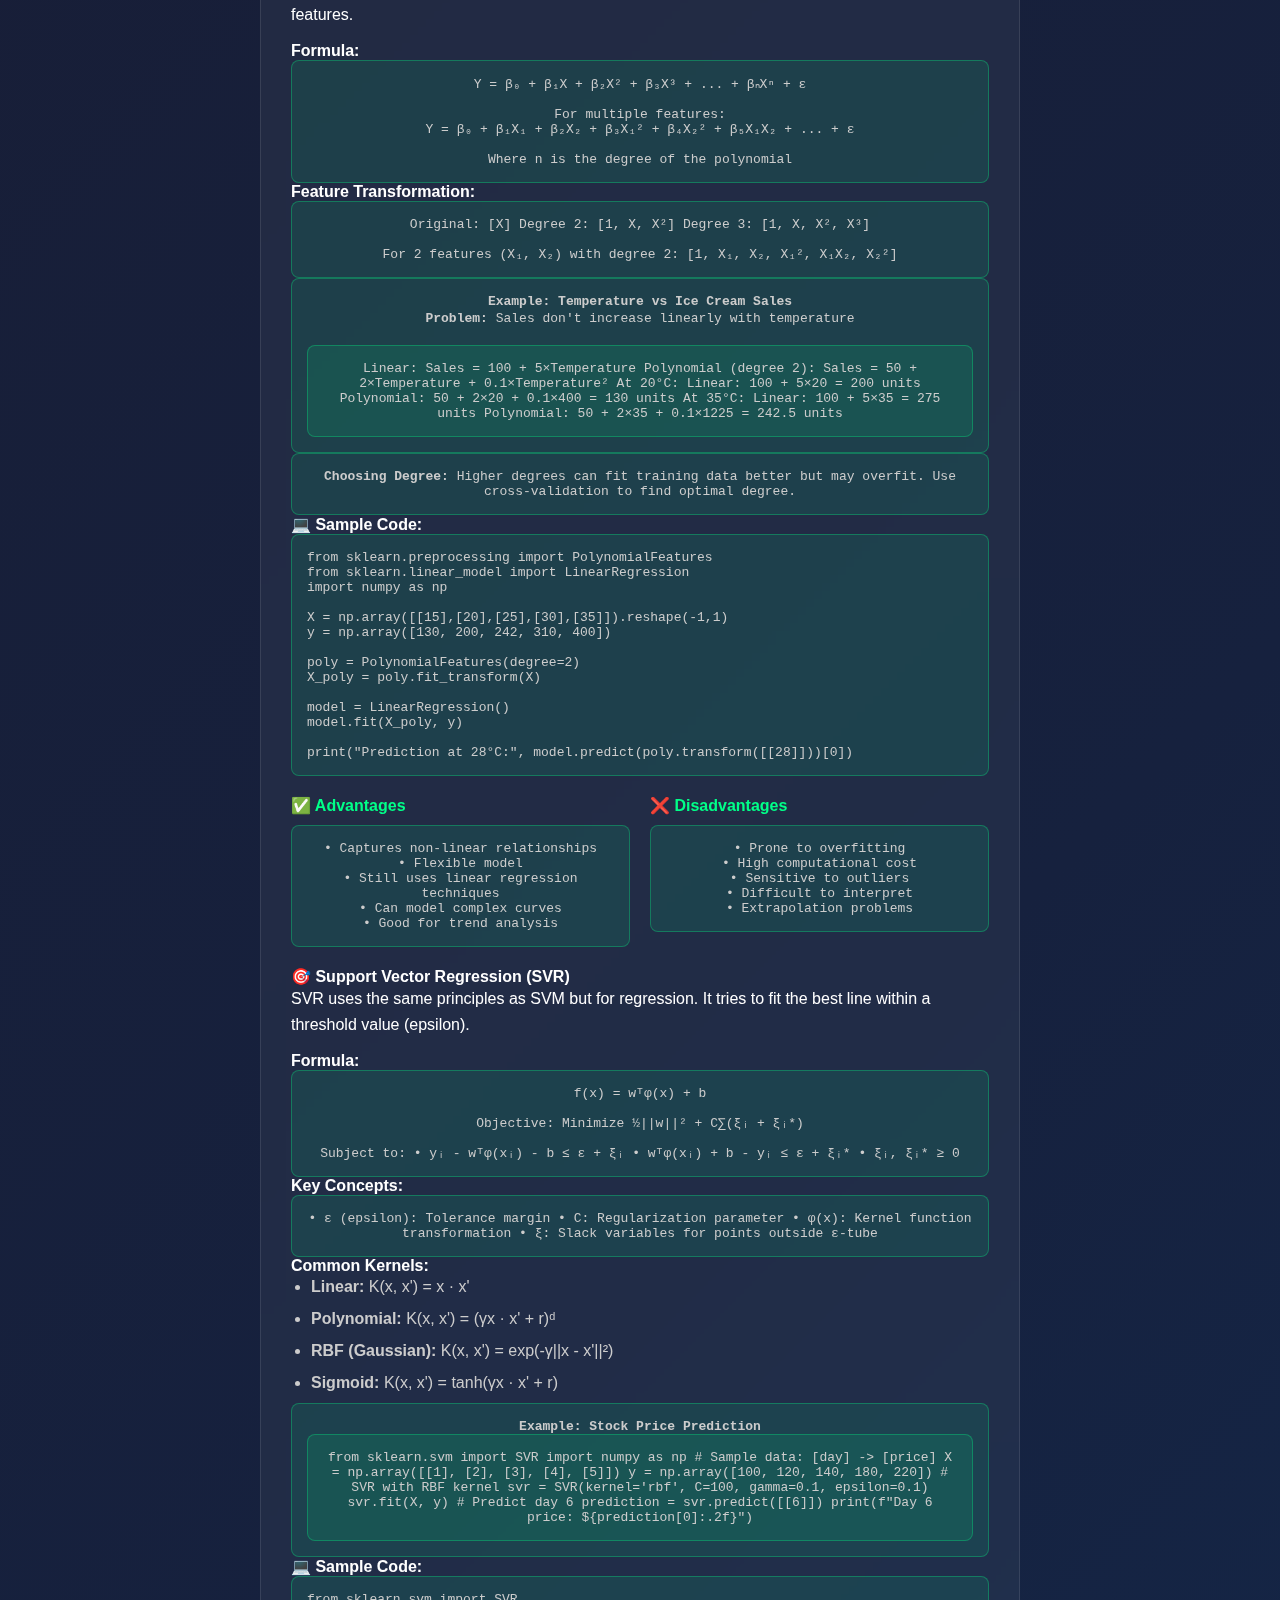
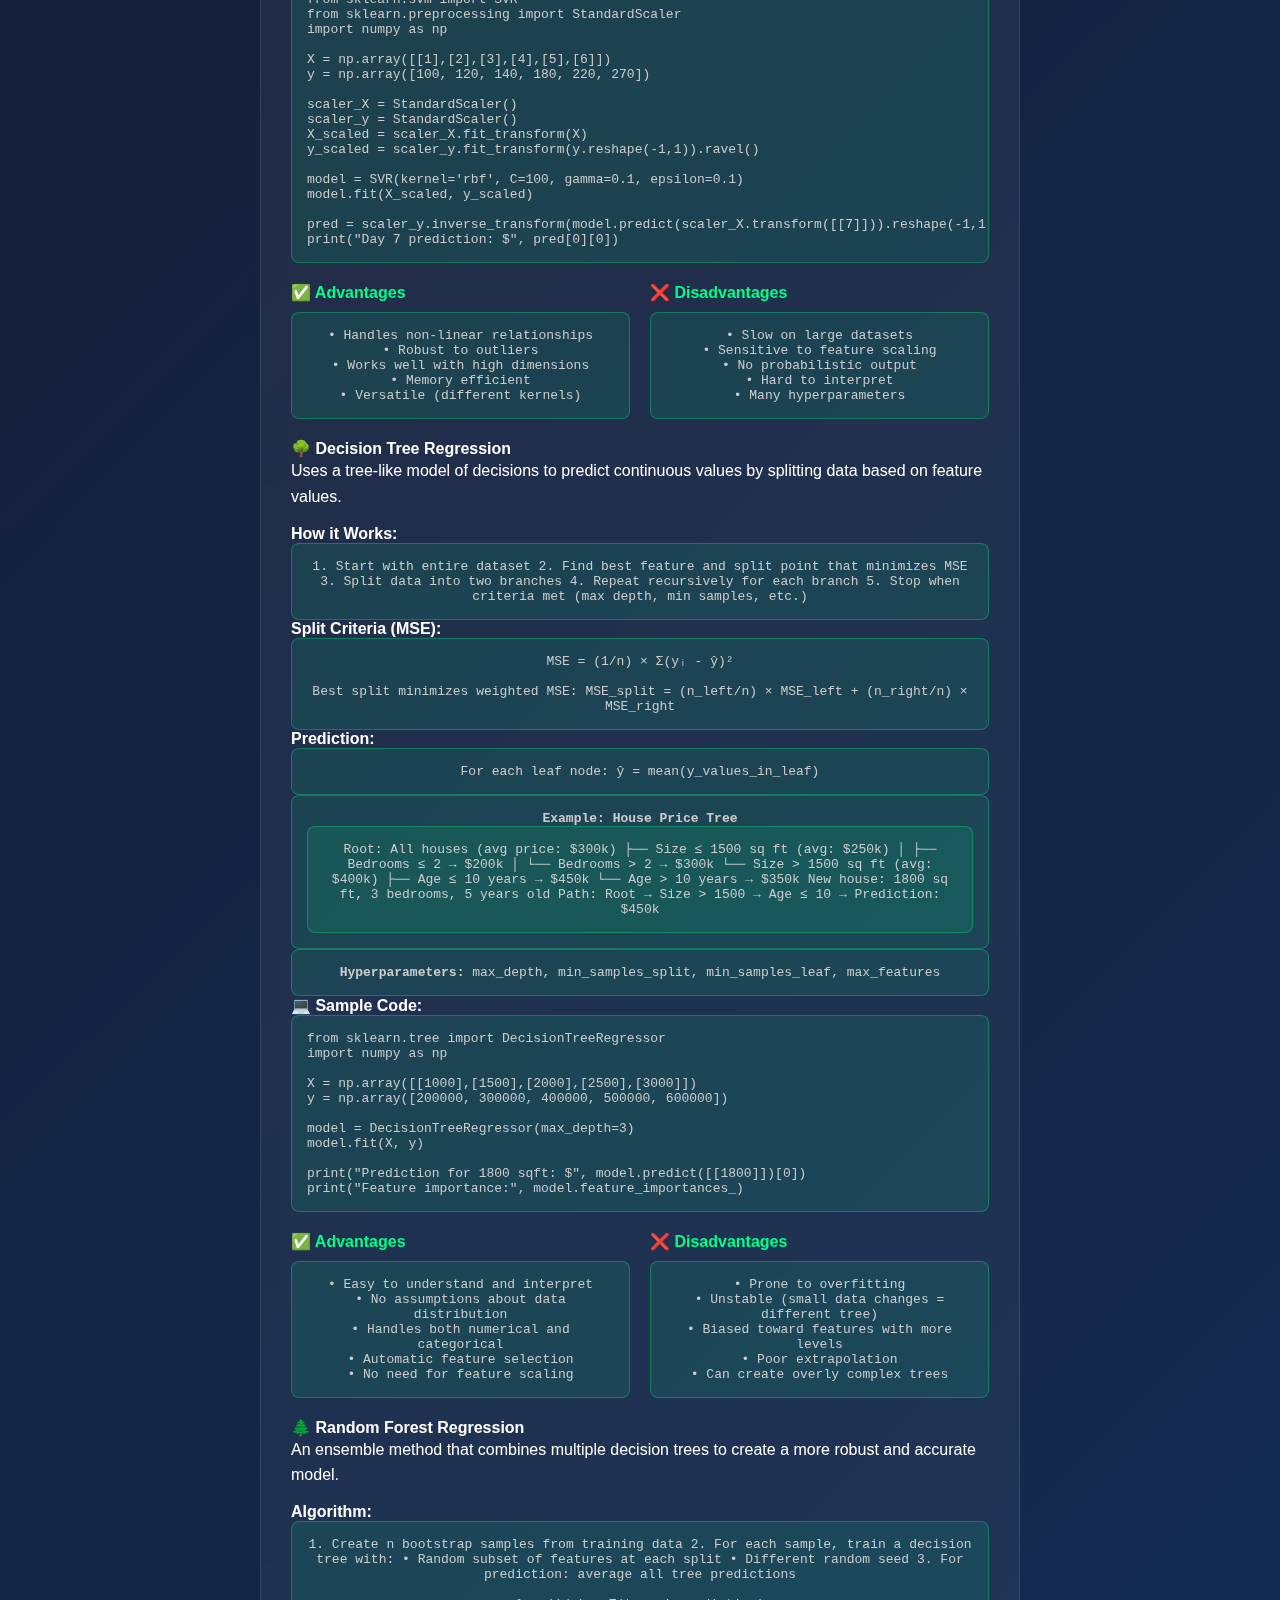
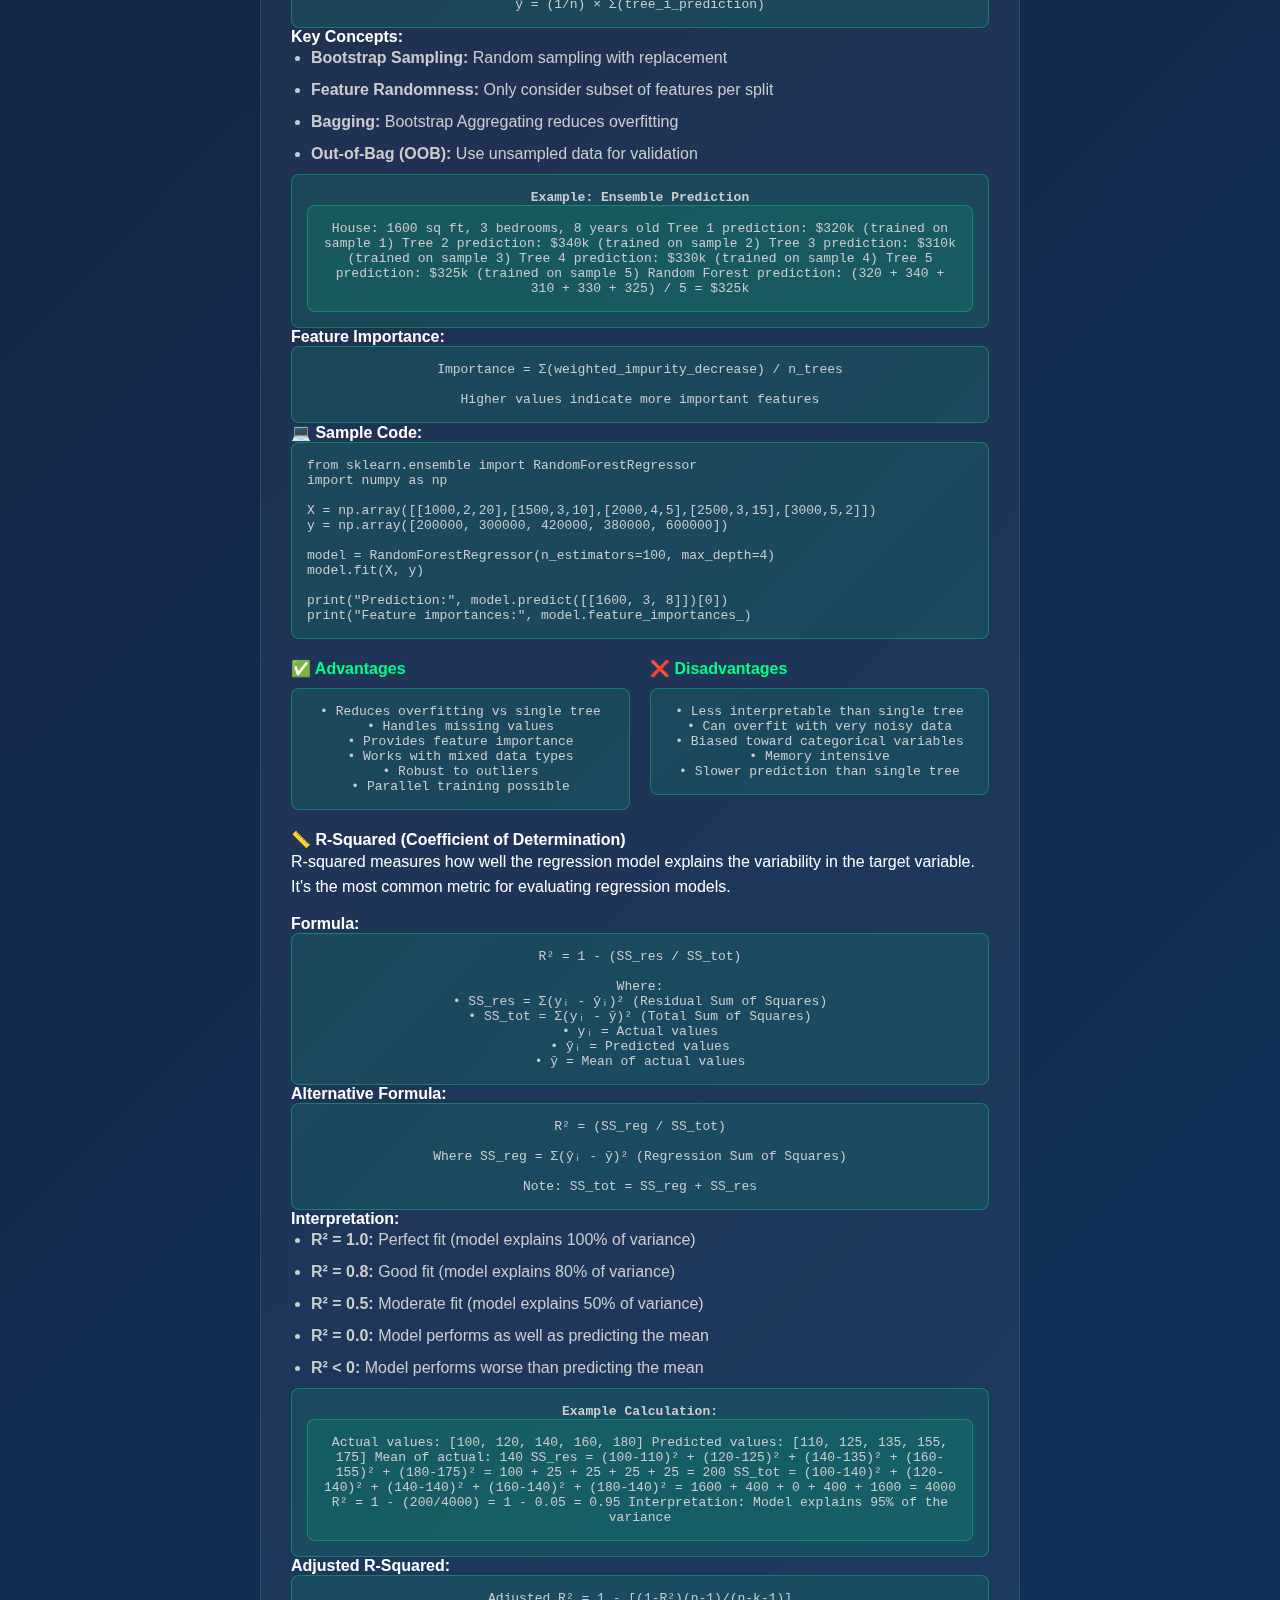
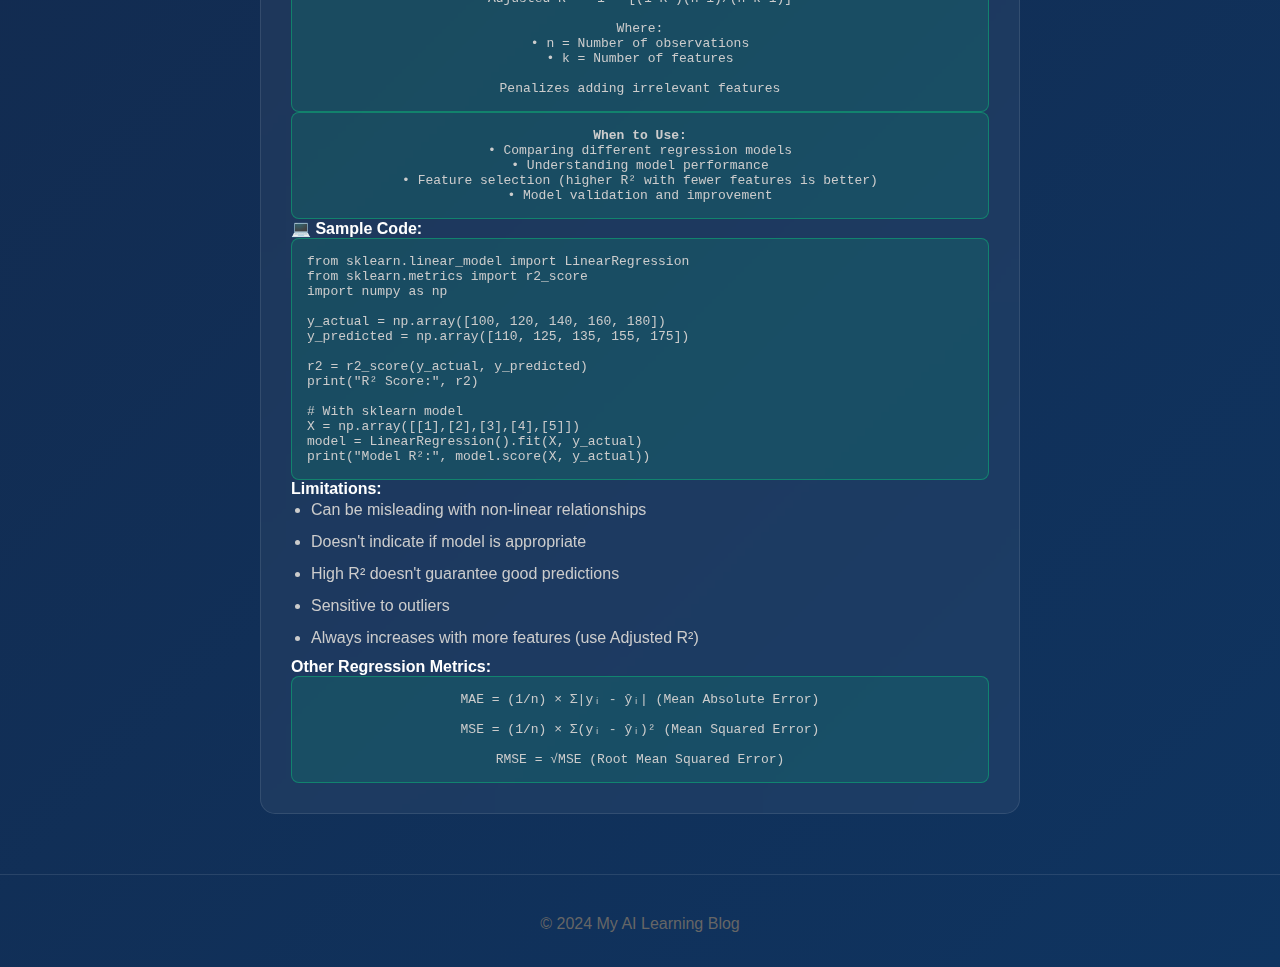
<file: regression-guide.html>
<!DOCTYPE html>
<html lang="en">
<head>
    <meta charset="UTF-8">
    <meta name="viewport" content="width=device-width, initial-scale=1.0">
    <title>Regression Guide - My AI Learning Blog</title>
    <link rel="stylesheet" href="style.css">
</head>
<body>

    <nav class="back-nav">
        <button onclick="window.location.href='supervised-learning.html'" class="back-btn">← Back to Supervised Learning</button>
    </nav>
    
    <header>
        <h1>📊 Regression Guide</h1>
        <p>Complete guide to regression techniques with formulas and examples</p>
    </header>

    <main>
        <!-- Overview Block -->
        <div class="blog-post">
            <div class="topic-header">
                <div class="topic-icon">🎯</div>
                <div>
                    <h3>What is Regression?</h3>
                </div>
            </div>
            <p>Regression is a statistical method used to model the relationship between a dependent variable (target) and one or more independent variables (features). It's used to predict continuous numerical values.</p>
            
            <div class="visual-box">
                <strong>Key Goal:</strong> Find the best line/curve that fits through data points to make predictions.
            </div>

            <h4>Types of Regression Problems:</h4>
            <ul>
                <li><strong>Simple Linear:</strong> One feature predicts one target</li>
                <li><strong>Multiple Linear:</strong> Multiple features predict one target</li>
                <li><strong>Polynomial:</strong> Non-linear relationships using polynomial terms</li>
                <li><strong>Support Vector:</strong> Uses support vectors and kernels</li>
                <li><strong>Tree-based:</strong> Uses decision trees (Decision Tree, Random Forest)</li>
            </ul>

            <h4>Common Applications:</h4>
            <ul>
                <li>House price prediction</li>
                <li>Stock market forecasting</li>
                <li>Sales revenue estimation</li>
                <li>Temperature prediction</li>
                <li>Medical diagnosis scoring</li>
            </ul>
        </div>

        <!-- Regression Algorithms Tabs -->
        <div class="blog-post">
            <div class="topic-header">
                <div class="topic-icon">📊</div>
                <div>
                    <h3>Regression Algorithms</h3>
                </div>
            </div>
            
            <div class="algorithm-tabs">
                <button class="tab-btn active" onclick="showRegressionTab('simple-linear')">📈 Simple Linear</button>
                <button class="tab-btn" onclick="showRegressionTab('multiple-linear')">📊 Multiple Linear</button>
                <button class="tab-btn" onclick="showRegressionTab('polynomial')">🌊 Polynomial</button>
                <button class="tab-btn" onclick="showRegressionTab('svr')">🎯 SVR</button>
                <button class="tab-btn" onclick="showRegressionTab('decision-tree')">🌳 Decision Tree</button>
                <button class="tab-btn" onclick="showRegressionTab('random-forest')">🌲 Random Forest</button>
                <button class="tab-btn" onclick="showRegressionTab('r-squared')">📏 R-Squared</button>
            </div>

            <div class="tab-content">
                <!-- Simple Linear Regression Tab -->
                <div id="simple-linear" class="tab-panel active">
                    <h4>📈 Simple Linear Regression</h4>
                    <p>The simplest form of regression that models the relationship between one independent variable (X) and one dependent variable (Y) using a straight line.</p>

                    <h4>Formula:</h4>
                    <div class="visual-box">
                        Y = β₀ + β₁X + ε
                        <br><br>
                        Where:<br>
                        • Y = Dependent variable (target)<br>
                        • X = Independent variable (feature)<br>
                        • β₀ = Y-intercept (bias)<br>
                        • β₁ = Slope (coefficient)<br>
                        • ε = Error term
                    </div>

                    <h4>Coefficient Calculation:</h4>
                    <div class="visual-box">
                        β₁ = Σ[(Xi - X̄)(Yi - Ȳ)] / Σ[(Xi - X̄)²]
                        <br><br>
                        β₀ = Ȳ - β₁X̄
                        <br><br>
                        Where X̄ and Ȳ are means of X and Y respectively
                    </div>

                    <div class="visual-box">
                        <h4>Example: Predicting House Prices</h4>
                        <p><strong>Problem:</strong> Predict house price based on size (sq ft)</p>
                        <p><strong>Data:</strong></p>
                        <ul>
                            <li>House 1: 1000 sq ft → $200,000</li>
                            <li>House 2: 1500 sq ft → $300,000</li>
                            <li>House 3: 2000 sq ft → $400,000</li>
                        </ul>
                        <p><strong>Result:</strong> Price = 100,000 + 150 × Size</p>
                        <p><strong>Prediction:</strong> 1200 sq ft house = $280,000</p>
                    </div>

                    <h4>💻 Sample Code:</h4>
                    <pre class="visual-box" style="text-align:left;overflow-x:auto;"><code>from sklearn.linear_model import LinearRegression
import numpy as np

X = np.array([[1000], [1500], [2000], [2500], [3000]])
y = np.array([200000, 300000, 400000, 500000, 600000])

model = LinearRegression()
model.fit(X, y)

print("Slope:", model.coef_[0])
print("Intercept:", model.intercept_)
print("Prediction for 1200 sqft: $", model.predict([[1200]])[0])</code></pre>

                    <div class="concept-visual">
                        <div class="learning-type">
                            <h4>✅ Advantages</h4>
                            <div class="visual-box">
                                • Simple to understand and implement<br>
                                • Fast computation<br>
                                • No hyperparameters to tune<br>
                                • Good baseline model<br>
                                • Interpretable coefficients
                            </div>
                        </div>
                        <div class="learning-type">
                            <h4>❌ Disadvantages</h4>
                            <div class="visual-box">
                                • Assumes linear relationship<br>
                                • Sensitive to outliers<br>
                                • Only works with one feature<br>
                                • May underfit complex data<br>
                                • Assumes constant variance
                            </div>
                        </div>
                    </div>
                </div>

                <!-- Multiple Linear Regression Tab -->
                <div id="multiple-linear" class="tab-panel">
                    <h4>📊 Multiple Linear Regression</h4>
                    <p>Extension of simple linear regression that uses multiple independent variables to predict a dependent variable.</p>

                    <h4>Formula:</h4>
                    <div class="visual-box">
                        Y = β₀ + β₁X₁ + β₂X₂ + ... + βₙXₙ + ε
                        <br><br>
                        Matrix form: Y = Xβ + ε
                        <br><br>
                        Where:<br>
                        • Y = Target variable<br>
                        • X₁, X₂, ..., Xₙ = Feature variables<br>
                        • β₀, β₁, ..., βₙ = Coefficients<br>
                        • ε = Error term
                    </div>

                    <h4>Coefficient Calculation (Normal Equation):</h4>
                    <div class="visual-box">
                        β = (XᵀX)⁻¹XᵀY
                        <br><br>
                        Where:<br>
                        • Xᵀ = Transpose of X matrix<br>
                        • (XᵀX)⁻¹ = Inverse of XᵀX
                    </div>

                    <div class="visual-box">
                        <h4>Example: House Price with Multiple Features</h4>
                        <p><strong>Features:</strong> Size, Bedrooms, Age</p>
                        <p><strong>Formula:</strong> Price = β₀ + β₁×Size + β₂×Bedrooms + β₃×Age</p>
                        <p><strong>Sample Result:</strong></p>
                        <div class="visual-box">
Price = 50,000 + 150×Size + 10,000×Bedrooms - 2,000×Age

Example prediction:
Size: 1500 sq ft, Bedrooms: 3, Age: 10 years
Price = 50,000 + 150×1500 + 10,000×3 - 2,000×10
Price = 50,000 + 225,000 + 30,000 - 20,000 = $285,000
                        </div>
                    </div>

                    <h4>💻 Sample Code:</h4>
                    <pre class="visual-box" style="text-align:left;overflow-x:auto;"><code>from sklearn.linear_model import LinearRegression
import numpy as np

# Features: size, bedrooms, age
X = np.array([[1000,2,20],[1500,3,10],[2000,4,5],[2500,3,15],[3000,5,2]])
y = np.array([200000, 300000, 420000, 380000, 600000])

model = LinearRegression()
model.fit(X, y)

print("Coefficients:", model.coef_)
print("Intercept:", model.intercept_)
print("Prediction:", model.predict([[1800, 3, 8]])[0])</code></pre>

                    <div class="concept-visual">
                        <div class="learning-type">
                            <h4>✅ Advantages</h4>
                            <div class="visual-box">
                                • Handles multiple features<br>
                                • More accurate than simple linear<br>
                                • Still interpretable<br>
                                • Fast computation<br>
                                • Well-established theory
                            </div>
                        </div>
                        <div class="learning-type">
                            <h4>❌ Disadvantages</h4>
                            <div class="visual-box">
                                • Assumes linear relationships<br>
                                • Multicollinearity issues<br>
                                • Sensitive to outliers<br>
                                • Requires feature scaling<br>
                                • May overfit with many features
                            </div>
                        </div>
                    </div>
                </div>

                <!-- Polynomial Regression Tab -->
                <div id="polynomial" class="tab-panel">
                    <h4>🌊 Polynomial Regression</h4>
                    <p>A form of regression that models non-linear relationships by using polynomial terms of the input features.</p>

                    <h4>Formula:</h4>
                    <div class="visual-box">
                        Y = β₀ + β₁X + β₂X² + β₃X³ + ... + βₙXⁿ + ε
                        <br><br>
                        For multiple features:<br>
                        Y = β₀ + β₁X₁ + β₂X₂ + β₃X₁² + β₄X₂² + β₅X₁X₂ + ... + ε
                        <br><br>
                        Where n is the degree of the polynomial
                    </div>

                    <h4>Feature Transformation:</h4>
                    <div class="visual-box">
                        Original: [X]
                        Degree 2: [1, X, X²]
                        Degree 3: [1, X, X², X³]
                        <br><br>
                        For 2 features (X₁, X₂) with degree 2:
                        [1, X₁, X₂, X₁², X₁X₂, X₂²]
                    </div>

                    <div class="visual-box">
                        <h4>Example: Temperature vs Ice Cream Sales</h4>
                        <p><strong>Problem:</strong> Sales don't increase linearly with temperature</p>
                        <div class="visual-box">
Linear: Sales = 100 + 5×Temperature
Polynomial (degree 2): Sales = 50 + 2×Temperature + 0.1×Temperature²

At 20°C:
Linear: 100 + 5×20 = 200 units
Polynomial: 50 + 2×20 + 0.1×400 = 130 units

At 35°C:
Linear: 100 + 5×35 = 275 units  
Polynomial: 50 + 2×35 + 0.1×1225 = 242.5 units
                        </div>
                    </div>

                    <div class="visual-box">
                        <strong>Choosing Degree:</strong> Higher degrees can fit training data better but may overfit. Use cross-validation to find optimal degree.
                    </div>

                    <h4>💻 Sample Code:</h4>
                    <pre class="visual-box" style="text-align:left;overflow-x:auto;"><code>from sklearn.preprocessing import PolynomialFeatures
from sklearn.linear_model import LinearRegression
import numpy as np

X = np.array([[15],[20],[25],[30],[35]]).reshape(-1,1)
y = np.array([130, 200, 242, 310, 400])

poly = PolynomialFeatures(degree=2)
X_poly = poly.fit_transform(X)

model = LinearRegression()
model.fit(X_poly, y)

print("Prediction at 28°C:", model.predict(poly.transform([[28]]))[0])</code></pre>

                    <div class="concept-visual">
                        <div class="learning-type">
                            <h4>✅ Advantages</h4>
                            <div class="visual-box">
                                • Captures non-linear relationships<br>
                                • Flexible model<br>
                                • Still uses linear regression techniques<br>
                                • Can model complex curves<br>
                                • Good for trend analysis
                            </div>
                        </div>
                        <div class="learning-type">
                            <h4>❌ Disadvantages</h4>
                            <div class="visual-box">
                                • Prone to overfitting<br>
                                • High computational cost<br>
                                • Sensitive to outliers<br>
                                • Difficult to interpret<br>
                                • Extrapolation problems
                            </div>
                        </div>
                    </div>
                </div>

                <!-- Support Vector Regression Tab -->
                <div id="svr" class="tab-panel">
                    <h4>🎯 Support Vector Regression (SVR)</h4>
                    <p>SVR uses the same principles as SVM but for regression. It tries to fit the best line within a threshold value (epsilon).</p>

                    <h4>Formula:</h4>
                    <div class="visual-box">
                        f(x) = wᵀφ(x) + b
                        <br><br>
                        Objective: Minimize ½||w||² + C∑(ξᵢ + ξᵢ*)
                        <br><br>
                        Subject to:
                        • yᵢ - wᵀφ(xᵢ) - b ≤ ε + ξᵢ
                        • wᵀφ(xᵢ) + b - yᵢ ≤ ε + ξᵢ*
                        • ξᵢ, ξᵢ* ≥ 0
                    </div>

                    <h4>Key Concepts:</h4>
                    <div class="visual-box">
                        • ε (epsilon): Tolerance margin
                        • C: Regularization parameter
                        • φ(x): Kernel function transformation
                        • ξ: Slack variables for points outside ε-tube
                    </div>

                    <h4>Common Kernels:</h4>
                    <ul>
                        <li><strong>Linear:</strong> K(x, x') = x · x'</li>
                        <li><strong>Polynomial:</strong> K(x, x') = (γx · x' + r)ᵈ</li>
                        <li><strong>RBF (Gaussian):</strong> K(x, x') = exp(-γ||x - x'||²)</li>
                        <li><strong>Sigmoid:</strong> K(x, x') = tanh(γx · x' + r)</li>
                    </ul>

                    <div class="visual-box">
                        <h4>Example: Stock Price Prediction</h4>
                        <div class="visual-box">
from sklearn.svm import SVR
import numpy as np

# Sample data: [day] -> [price]
X = np.array([[1], [2], [3], [4], [5]])
y = np.array([100, 120, 140, 180, 220])

# SVR with RBF kernel
svr = SVR(kernel='rbf', C=100, gamma=0.1, epsilon=0.1)
svr.fit(X, y)

# Predict day 6
prediction = svr.predict([[6]])
print(f"Day 6 price: ${prediction[0]:.2f}")
                        </div>
                    </div>

                    <h4>💻 Sample Code:</h4>
                    <pre class="visual-box" style="text-align:left;overflow-x:auto;"><code>from sklearn.svm import SVR
from sklearn.preprocessing import StandardScaler
import numpy as np

X = np.array([[1],[2],[3],[4],[5],[6]])
y = np.array([100, 120, 140, 180, 220, 270])

scaler_X = StandardScaler()
scaler_y = StandardScaler()
X_scaled = scaler_X.fit_transform(X)
y_scaled = scaler_y.fit_transform(y.reshape(-1,1)).ravel()

model = SVR(kernel='rbf', C=100, gamma=0.1, epsilon=0.1)
model.fit(X_scaled, y_scaled)

pred = scaler_y.inverse_transform(model.predict(scaler_X.transform([[7]])).reshape(-1,1))
print("Day 7 prediction: $", pred[0][0])</code></pre>

                    <div class="concept-visual">
                        <div class="learning-type">
                            <h4>✅ Advantages</h4>
                            <div class="visual-box">
                                • Handles non-linear relationships<br>
                                • Robust to outliers<br>
                                • Works well with high dimensions<br>
                                • Memory efficient<br>
                                • Versatile (different kernels)
                            </div>
                        </div>
                        <div class="learning-type">
                            <h4>❌ Disadvantages</h4>
                            <div class="visual-box">
                                • Slow on large datasets<br>
                                • Sensitive to feature scaling<br>
                                • No probabilistic output<br>
                                • Hard to interpret<br>
                                • Many hyperparameters
                            </div>
                        </div>
                    </div>
                </div>

                <!-- Decision Tree Regression Tab -->
                <div id="decision-tree" class="tab-panel">
                    <h4>🌳 Decision Tree Regression</h4>
                    <p>Uses a tree-like model of decisions to predict continuous values by splitting data based on feature values.</p>

                    <h4>How it Works:</h4>
                    <div class="visual-box">
                        1. Start with entire dataset
                        2. Find best feature and split point that minimizes MSE
                        3. Split data into two branches
                        4. Repeat recursively for each branch
                        5. Stop when criteria met (max depth, min samples, etc.)
                    </div>

                    <h4>Split Criteria (MSE):</h4>
                    <div class="visual-box">
                        MSE = (1/n) × Σ(yᵢ - ŷ)²
                        <br><br>
                        Best split minimizes weighted MSE:
                        MSE_split = (n_left/n) × MSE_left + (n_right/n) × MSE_right
                    </div>

                    <h4>Prediction:</h4>
                    <div class="visual-box">
                        For each leaf node: ŷ = mean(y_values_in_leaf)
                    </div>

                    <div class="visual-box">
                        <h4>Example: House Price Tree</h4>
                        <div class="visual-box">
Root: All houses (avg price: $300k)
├── Size ≤ 1500 sq ft (avg: $250k)
│   ├── Bedrooms ≤ 2 → $200k
│   └── Bedrooms > 2 → $300k
└── Size > 1500 sq ft (avg: $400k)
    ├── Age ≤ 10 years → $450k
    └── Age > 10 years → $350k

New house: 1800 sq ft, 3 bedrooms, 5 years old
Path: Root → Size > 1500 → Age ≤ 10 → Prediction: $450k
                        </div>
                    </div>

                    <div class="visual-box">
                        <strong>Hyperparameters:</strong> max_depth, min_samples_split, min_samples_leaf, max_features
                    </div>

                    <h4>💻 Sample Code:</h4>
                    <pre class="visual-box" style="text-align:left;overflow-x:auto;"><code>from sklearn.tree import DecisionTreeRegressor
import numpy as np

X = np.array([[1000],[1500],[2000],[2500],[3000]])
y = np.array([200000, 300000, 400000, 500000, 600000])

model = DecisionTreeRegressor(max_depth=3)
model.fit(X, y)

print("Prediction for 1800 sqft: $", model.predict([[1800]])[0])
print("Feature importance:", model.feature_importances_)</code></pre>

                    <div class="concept-visual">
                        <div class="learning-type">
                            <h4>✅ Advantages</h4>
                            <div class="visual-box">
                                • Easy to understand and interpret<br>
                                • No assumptions about data distribution<br>
                                • Handles both numerical and categorical<br>
                                • Automatic feature selection<br>
                                • No need for feature scaling
                            </div>
                        </div>
                        <div class="learning-type">
                            <h4>❌ Disadvantages</h4>
                            <div class="visual-box">
                                • Prone to overfitting<br>
                                • Unstable (small data changes = different tree)<br>
                                • Biased toward features with more levels<br>
                                • Poor extrapolation<br>
                                • Can create overly complex trees
                            </div>
                        </div>
                    </div>
                </div>

                <!-- Random Forest Regression Tab -->
                <div id="random-forest" class="tab-panel">
                    <h4>🌲 Random Forest Regression</h4>
                    <p>An ensemble method that combines multiple decision trees to create a more robust and accurate model.</p>

                    <h4>Algorithm:</h4>
                    <div class="visual-box">
                        1. Create n bootstrap samples from training data
                        2. For each sample, train a decision tree with:
                           • Random subset of features at each split
                           • Different random seed
                        3. For prediction: average all tree predictions
                        <br><br>
                        ŷ = (1/n) × Σ(tree_i_prediction)
                    </div>

                    <h4>Key Concepts:</h4>
                    <ul>
                        <li><strong>Bootstrap Sampling:</strong> Random sampling with replacement</li>
                        <li><strong>Feature Randomness:</strong> Only consider subset of features per split</li>
                        <li><strong>Bagging:</strong> Bootstrap Aggregating reduces overfitting</li>
                        <li><strong>Out-of-Bag (OOB):</strong> Use unsampled data for validation</li>
                    </ul>

                    <div class="visual-box">
                        <h4>Example: Ensemble Prediction</h4>
                        <div class="visual-box">
House: 1600 sq ft, 3 bedrooms, 8 years old

Tree 1 prediction: $320k (trained on sample 1)
Tree 2 prediction: $340k (trained on sample 2)  
Tree 3 prediction: $310k (trained on sample 3)
Tree 4 prediction: $330k (trained on sample 4)
Tree 5 prediction: $325k (trained on sample 5)

Random Forest prediction: 
(320 + 340 + 310 + 330 + 325) / 5 = $325k
                        </div>
                    </div>

                    <h4>Feature Importance:</h4>
                    <div class="visual-box">
                        Importance = Σ(weighted_impurity_decrease) / n_trees
                        <br><br>
                        Higher values indicate more important features
                    </div>

                    <h4>💻 Sample Code:</h4>
                    <pre class="visual-box" style="text-align:left;overflow-x:auto;"><code>from sklearn.ensemble import RandomForestRegressor
import numpy as np

X = np.array([[1000,2,20],[1500,3,10],[2000,4,5],[2500,3,15],[3000,5,2]])
y = np.array([200000, 300000, 420000, 380000, 600000])

model = RandomForestRegressor(n_estimators=100, max_depth=4)
model.fit(X, y)

print("Prediction:", model.predict([[1600, 3, 8]])[0])
print("Feature importances:", model.feature_importances_)</code></pre>

                    <div class="concept-visual">
                        <div class="learning-type">
                            <h4>✅ Advantages</h4>
                            <div class="visual-box">
                                • Reduces overfitting vs single tree<br>
                                • Handles missing values<br>
                                • Provides feature importance<br>
                                • Works with mixed data types<br>
                                • Robust to outliers<br>
                                • Parallel training possible
                            </div>
                        </div>
                        <div class="learning-type">
                            <h4>❌ Disadvantages</h4>
                            <div class="visual-box">
                                • Less interpretable than single tree<br>
                                • Can overfit with very noisy data<br>
                                • Biased toward categorical variables<br>
                                • Memory intensive<br>
                                • Slower prediction than single tree
                            </div>
                        </div>
                    </div>
                </div>

                <!-- R-Squared Tab -->
                <div id="r-squared" class="tab-panel">
                    <h4>📏 R-Squared (Coefficient of Determination)</h4>
                    <p>R-squared measures how well the regression model explains the variability in the target variable. It's the most common metric for evaluating regression models.</p>

                    <h4>Formula:</h4>
                    <div class="visual-box">
                        R² = 1 - (SS_res / SS_tot)
                        <br><br>
                        Where:<br>
                        • SS_res = Σ(yᵢ - ŷᵢ)² (Residual Sum of Squares)<br>
                        • SS_tot = Σ(yᵢ - ȳ)² (Total Sum of Squares)<br>
                        • yᵢ = Actual values<br>
                        • ŷᵢ = Predicted values<br>
                        • ȳ = Mean of actual values
                    </div>

                    <h4>Alternative Formula:</h4>
                    <div class="visual-box">
                        R² = (SS_reg / SS_tot)
                        <br><br>
                        Where SS_reg = Σ(ŷᵢ - ȳ)² (Regression Sum of Squares)
                        <br><br>
                        Note: SS_tot = SS_reg + SS_res
                    </div>

                    <h4>Interpretation:</h4>
                    <ul>
                        <li><strong>R² = 1.0:</strong> Perfect fit (model explains 100% of variance)</li>
                        <li><strong>R² = 0.8:</strong> Good fit (model explains 80% of variance)</li>
                        <li><strong>R² = 0.5:</strong> Moderate fit (model explains 50% of variance)</li>
                        <li><strong>R² = 0.0:</strong> Model performs as well as predicting the mean</li>
                        <li><strong>R² < 0:</strong> Model performs worse than predicting the mean</li>
                    </ul>

                    <div class="visual-box">
                        <h4>Example Calculation:</h4>
                        <div class="visual-box">
Actual values: [100, 120, 140, 160, 180]
Predicted values: [110, 125, 135, 155, 175]
Mean of actual: 140

SS_res = (100-110)² + (120-125)² + (140-135)² + (160-155)² + (180-175)²
       = 100 + 25 + 25 + 25 + 25 = 200

SS_tot = (100-140)² + (120-140)² + (140-140)² + (160-140)² + (180-140)²
       = 1600 + 400 + 0 + 400 + 1600 = 4000

R² = 1 - (200/4000) = 1 - 0.05 = 0.95

Interpretation: Model explains 95% of the variance
                        </div>
                    </div>

                    <h4>Adjusted R-Squared:</h4>
                    <div class="visual-box">
                        Adjusted R² = 1 - [(1-R²)(n-1)/(n-k-1)]
                        <br><br>
                        Where:<br>
                        • n = Number of observations<br>
                        • k = Number of features<br>
                        <br>
                        Penalizes adding irrelevant features
                    </div>

                    <div class="visual-box">
                        <strong>When to Use:</strong><br>
                        • Comparing different regression models<br>
                        • Understanding model performance<br>
                        • Feature selection (higher R² with fewer features is better)<br>
                        • Model validation and improvement
                    </div>

                    <h4>💻 Sample Code:</h4>
                    <pre class="visual-box" style="text-align:left;overflow-x:auto;"><code>from sklearn.linear_model import LinearRegression
from sklearn.metrics import r2_score
import numpy as np

y_actual = np.array([100, 120, 140, 160, 180])
y_predicted = np.array([110, 125, 135, 155, 175])

r2 = r2_score(y_actual, y_predicted)
print("R² Score:", r2)

# With sklearn model
X = np.array([[1],[2],[3],[4],[5]])
model = LinearRegression().fit(X, y_actual)
print("Model R²:", model.score(X, y_actual))</code></pre>

                    <h4>Limitations:</h4>
                    <ul>
                        <li>Can be misleading with non-linear relationships</li>
                        <li>Doesn't indicate if model is appropriate</li>
                        <li>High R² doesn't guarantee good predictions</li>
                        <li>Sensitive to outliers</li>
                        <li>Always increases with more features (use Adjusted R²)</li>
                    </ul>

                    <h4>Other Regression Metrics:</h4>
                    <div class="visual-box">
                        MAE = (1/n) × Σ|yᵢ - ŷᵢ| (Mean Absolute Error)
                        <br><br>
                        MSE = (1/n) × Σ(yᵢ - ŷᵢ)² (Mean Squared Error)
                        <br><br>
                        RMSE = √MSE (Root Mean Squared Error)
                    </div>
                </div>
            </div>
        </div>
    </main>

    <footer>
        <p>&copy; 2024 My AI Learning Blog</p>
    </footer>

    <!-- Gemini AI Chatbot -->
    <div id="chatbot-container">
        <div id="chatbot-toggle">
            <img src="AI_img-removebg-preview.png" alt="AI" style="width: 40px; height: 40px; border-radius: 50%; object-fit: cover;">
        </div>
        <div id="chatbot-window">
            <div id="chatbot-header">
                <span>AI Assistant</span>
                <div class="chatbot-controls">
                    <button id="chatbot-refresh" class="refresh-btn">
                        <svg viewBox="0 0 24 24">
                            <path d="M17.65 6.35C16.2 4.9 14.21 4 12 4c-4.42 0-7.99 3.58-7.99 8s3.57 8 7.99 8c3.73 0 6.84-2.55 7.73-6h-2.08c-.82 2.33-3.04 4-5.65 4-3.31 0-6-2.69-6-6s2.69-6 6-6c1.66 0 3.14.69 4.22 1.78L13 11h7V4l-2.35 2.35z"/>
                        </svg>
                    </button>
                    <button id="chatbot-close">×</button>
                </div>
            </div>
            <div id="chatbot-messages"></div>
            <div id="chatbot-input-container">
                <input type="text" id="chatbot-input" placeholder="Ask me about AI...">
                <button id="chatbot-send">Send</button>
            </div>
        </div>
    </div>

    <script src="ai-background.js"></script>
    <script src="chatbot-frontend.js"></script>
    <script>
        function showRegressionTab(tabName) {
            // Hide all tab panels
            const panels = document.querySelectorAll('.tab-panel');
            panels.forEach(panel => {
                panel.classList.remove('active');
            });
            
            // Remove active class from all buttons
            const buttons = document.querySelectorAll('.tab-btn');
            buttons.forEach(btn => {
                btn.classList.remove('active');
            });
            
            // Show selected tab panel
            document.getElementById(tabName).classList.add('active');
            
            // Add active class to clicked button
            event.target.classList.add('active');
        }
    </script>
</body>
</html>
</file>
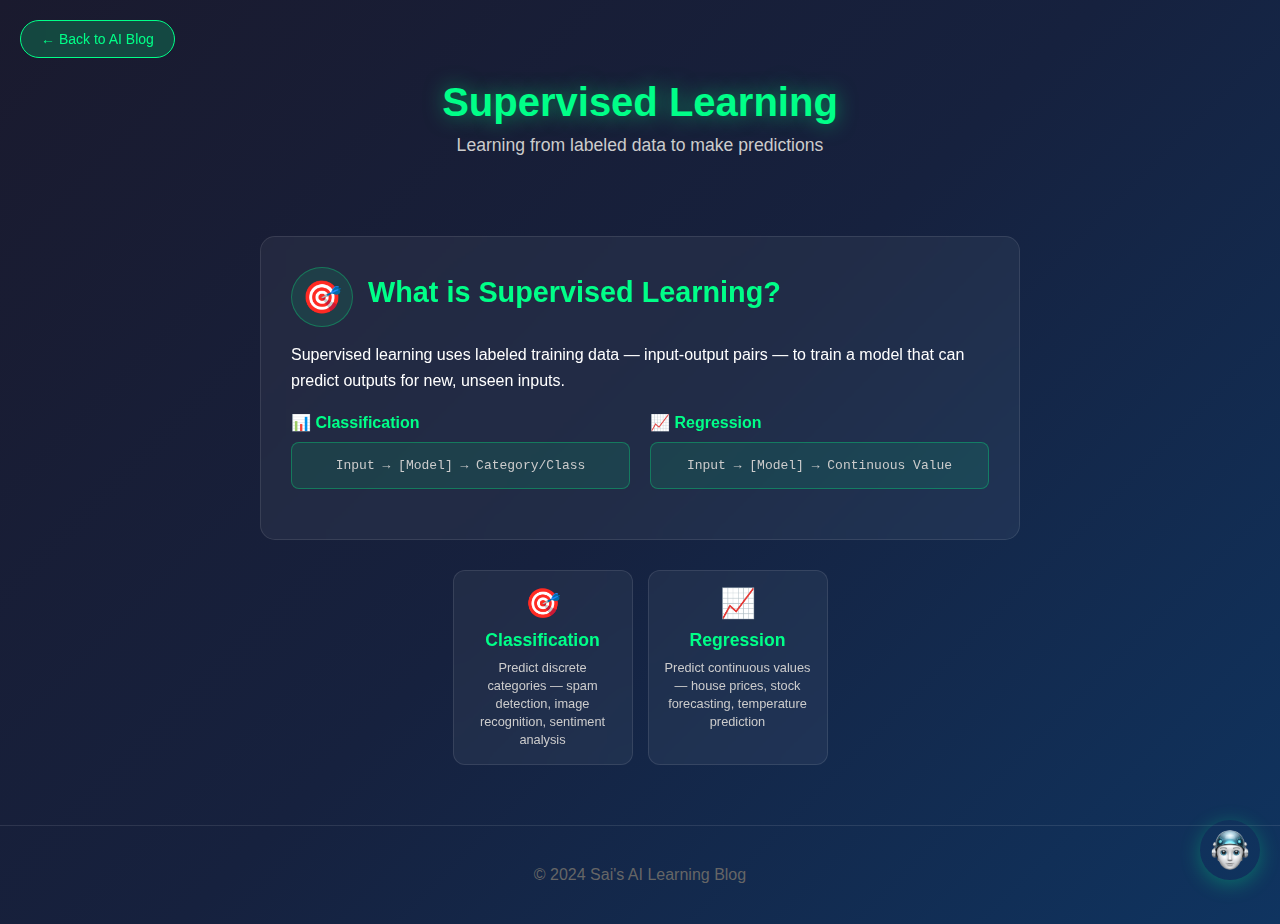
<file: supervised-learning.html>
<!DOCTYPE html>
<html lang="en">
<head>
    <meta charset="UTF-8">
    <meta name="viewport" content="width=device-width, initial-scale=1.0">
    <title>Supervised Learning - Sai's Tech Hub</title>
    <link rel="stylesheet" href="style.css">
</head>
<body>

    <nav class="back-nav">
        <button onclick="window.location.href='ai.html'" class="back-btn">← Back to AI Blog</button>
    </nav>
    <header>
        <h1>Supervised Learning</h1>
        <p>Learning from labeled data to make predictions</p>
    </header>

    <main>
        <article class="blog-post">
            <div class="topic-header">
                <div class="topic-icon">🎯</div>
                <h2>What is Supervised Learning?</h2>
            </div>
            <p>Supervised learning uses labeled training data — input-output pairs — to train a model that can predict outputs for new, unseen inputs.</p>
            <div class="concept-visual">
                <div class="learning-type">
                    <h4>📊 Classification</h4>
                    <div class="visual-box">Input → [Model] → Category/Class</div>
                </div>
                <div class="learning-type">
                    <h4>📈 Regression</h4>
                    <div class="visual-box">Input → [Model] → Continuous Value</div>
                </div>
            </div>
        </article>

        <div class="blog-sections">
            <div class="section-card" onclick="triggerGlowAndNavigate(this, 'classification-guide.html')">
                <div class="section-icon">🎯</div>
                <h3>Classification</h3>
                <p>Predict discrete categories — spam detection, image recognition, sentiment analysis</p>
            </div>
            <div class="section-card" onclick="triggerGlowAndNavigate(this, 'regression-guide.html')">
                <div class="section-icon">📈</div>
                <h3>Regression</h3>
                <p>Predict continuous values — house prices, stock forecasting, temperature prediction</p>
            </div>
        </div>
    </main>

    <footer>
        <p>&copy; 2024 Sai's AI Learning Blog</p>
    </footer>

    <!-- Gemini AI Chatbot -->
    <div id="chatbot-container">
        <div id="chatbot-toggle">
            <img src="AI_img-removebg-preview.png" alt="AI" style="width: 40px; height: 40px; border-radius: 50%; object-fit: cover;">
        </div>
        <div id="chatbot-window">
            <div id="chatbot-header">
                <span>AI Assistant</span>
                <div class="chatbot-controls">
                    <button id="chatbot-refresh" class="refresh-btn">
                        <svg viewBox="0 0 24 24">
                            <path d="M17.65 6.35C16.2 4.9 14.21 4 12 4c-4.42 0-7.99 3.58-7.99 8s3.57 8 7.99 8c3.73 0 6.84-2.55 7.73-6h-2.08c-.82 2.33-3.04 4-5.65 4-3.31 0-6-2.69-6-6s2.69-6 6-6c1.66 0 3.14.69 4.22 1.78L13 11h7V4l-2.35 2.35z"/>
                        </svg>
                    </button>
                    <button id="chatbot-close">×</button>
                </div>
            </div>
            <div id="chatbot-messages"></div>
            <div id="chatbot-input-container">
                <input type="text" id="chatbot-input" placeholder="Ask me about AI...">
                <button id="chatbot-send">Send</button>
            </div>
        </div>
    </div>

    <script src="ai-background.js"></script>
    <script src="chatbot-frontend.js"></script>
    <script>
        function triggerGlowAndNavigate(element, url) {
            element.classList.remove('glow');
            element.classList.add('glow');
            setTimeout(() => { window.location.href = url; }, 400);
        }
    </script>
</body>
</html>
</file>
<file: style.css>
* {
    margin: 0;
    padding: 0;
    box-sizing: border-box;
}

body {
    font-family: 'Arial', sans-serif;
    background: linear-gradient(135deg, #1a1a2e 0%, #16213e 50%, #0f3460 100%);
    color: #fff;
    min-height: 100vh;
    overflow-x: hidden;
    position: relative;
}



.container {
    position: relative;
    min-height: 100vh;
    display: flex;
    flex-direction: column;
    align-items: center;
    justify-content: center;
    padding: 20px;
}

.hero {
    text-align: center;
    margin-bottom: 60px;
    z-index: 2;
}

.glitch {
    font-size: 4rem;
    font-weight: bold;
    text-transform: uppercase;
    position: relative;
    color: #00ff88;
    letter-spacing: 3px;
    animation: glitch 2s infinite;
}

.glitch:before,
.glitch:after {
    content: attr(data-text);
    position: absolute;
    top: 0;
    left: 0;
    width: 100%;
    height: 100%;
}

.glitch:before {
    animation: glitch-1 0.5s infinite;
    color: #ff0040;
    z-index: -1;
}

.glitch:after {
    animation: glitch-2 0.5s infinite;
    color: #00ffff;
    z-index: -2;
}

@keyframes glitch {
    0%, 100% { transform: translate(0); }
    20% { transform: translate(-2px, 2px); }
    40% { transform: translate(-2px, -2px); }
    60% { transform: translate(2px, 2px); }
    80% { transform: translate(2px, -2px); }
}

@keyframes glitch-1 {
    0%, 100% { transform: translate(0); }
    10% { transform: translate(-2px, -2px); }
    20% { transform: translate(2px, 2px); }
}

@keyframes glitch-2 {
    0%, 100% { transform: translate(0); }
    30% { transform: translate(2px, -2px); }
    60% { transform: translate(-2px, 2px); }
}

.subtitle {
    font-size: 1.2rem;
    color: #888;
    margin-top: 10px;
    animation: fadeInUp 1s ease-out 0.5s both;
}

.dynamic-container {
    display: inline-block;
    position: relative;
    overflow: hidden;
    width: 180px;
    height: 1.2em;
    vertical-align: top;
}

#dynamic-text {
    color: #00ff88;
    font-weight: bold;
    display: inline-block;
    position: absolute;
    top: 0;
    left: 0;
    white-space: nowrap;
    line-height: 1.2;
    animation: marqueeSlide 3s ease-in-out;
}

@keyframes marqueeSlide {
    0% {
        transform: translateX(100%);
    }
    15% {
        transform: translateX(0);
    }
    85% {
        transform: translateX(0);
    }
    100% {
        transform: translateX(-100%);
    }
}

.blog-grid {
    display: grid;
    grid-template-columns: repeat(auto-fit, minmax(250px, 1fr));
    gap: 20px;
    max-width: 800px;
    width: 100%;
    z-index: 2;
    justify-items: center;
}

.blog-card {
    position: relative;
    background: rgba(255, 255, 255, 0.05);
    border-radius: 15px;
    padding: 25px 20px;
    cursor: pointer;
    transition: all 0.3s cubic-bezier(0.4, 0, 0.2, 1);
    border: 1px solid rgba(255, 255, 255, 0.1);
    backdrop-filter: blur(10px);
    overflow: hidden;
    max-width: 250px;
    margin: 0 auto;
    transform-origin: center;
}

.blog-card:hover {
    transform: translateY(-10px) scale(1.02);
    box-shadow: 0 20px 40px rgba(0, 255, 136, 0.2);
    border-color: #00ff88;
}

.blog-card:active {
    transform: translateY(-5px) scale(0.98);
    transition: all 0.1s ease;
}

/* Ripple Effect */
.blog-card::before {
    content: '';
    position: absolute;
    top: 50%;
    left: 50%;
    width: 0;
    height: 0;
    border-radius: 50%;
    background: rgba(0, 255, 136, 0.3);
    transform: translate(-50%, -50%);
    transition: width 0.6s, height 0.6s;
    z-index: 0;
}

.blog-card.clicked::before {
    width: 300px;
    height: 300px;
    opacity: 0;
    transition: width 0.6s, height 0.6s, opacity 0.6s;
}

/* Pulse Animation */
.blog-card.pulse {
    animation: pulseClick 0.6s ease-out;
}

@keyframes pulseClick {
    0% { transform: translateY(-10px) scale(1.02); }
    50% { transform: translateY(-15px) scale(1.1); box-shadow: 0 25px 50px rgba(0, 255, 136, 0.4); }
    100% { transform: translateY(-10px) scale(1.02); }
}

/* Shake Animation */
.blog-card.shake {
    animation: shakeClick 0.5s ease-in-out;
}

@keyframes shakeClick {
    0%, 100% { transform: translateY(-10px) scale(1.02) translateX(0); }
    25% { transform: translateY(-10px) scale(1.02) translateX(-5px); }
    75% { transform: translateY(-10px) scale(1.02) translateX(5px); }
}

/* Flip Animation */
.blog-card.flip {
    animation: flipClick 0.8s ease-in-out;
}

@keyframes flipClick {
    0% { transform: translateY(-10px) scale(1.02) rotateY(0deg); }
    50% { transform: translateY(-15px) scale(1.05) rotateY(180deg); }
    100% { transform: translateY(-10px) scale(1.02) rotateY(360deg); }
}

/* Bounce Animation */
.blog-card.bounce {
    animation: bounceClick 0.6s ease-out;
}

@keyframes bounceClick {
    0% { transform: translateY(-10px) scale(1.02); }
    30% { transform: translateY(-25px) scale(1.1); }
    50% { transform: translateY(-15px) scale(1.05); }
    70% { transform: translateY(-20px) scale(1.08); }
    100% { transform: translateY(-10px) scale(1.02); }
}

/* Glow Pulse Animation */
.blog-card.glow {
    animation: glowClick 0.8s ease-out;
}

@keyframes glowClick {
    0% { 
        box-shadow: 0 20px 40px rgba(0, 255, 136, 0.2);
        border-color: #00ff88;
    }
    50% { 
        box-shadow: 0 30px 60px rgba(0, 255, 136, 0.6), 0 0 30px rgba(0, 255, 136, 0.4);
        border-color: #00ff88;
        transform: translateY(-15px) scale(1.05);
    }
    100% { 
        box-shadow: 0 20px 40px rgba(0, 255, 136, 0.2);
        border-color: #00ff88;
        transform: translateY(-10px) scale(1.02);
    }
}

.card-content {
    position: relative;
    z-index: 10;
    text-align: center;
}

.icon {
    font-size: 2.5rem;
    margin-bottom: 15px;
    animation: bounce 2s infinite;
}

.blog-card h3 {
    font-size: 1.3rem;
    margin-bottom: 10px;
    color: #00ff88;
}

.blog-card p {
    color: #ccc;
    line-height: 1.6;
}

.card-glow {
    position: absolute;
    top: -50%;
    left: -50%;
    width: 200%;
    height: 200%;
    background: radial-gradient(circle, rgba(0, 255, 136, 0.1) 0%, transparent 70%);
    opacity: 0;
    transition: opacity 0.3s ease;
}

.blog-card:hover .card-glow {
    opacity: 1;
}

.floating-particles {
    position: fixed;
    top: 0;
    left: 0;
    width: 100%;
    height: 100%;
    pointer-events: none;
    z-index: 1;
}

.particle {
    position: absolute;
    width: 4px;
    height: 4px;
    background: #00ff88;
    border-radius: 50%;
    animation: float 6s infinite linear;
}

.particle:nth-child(1) {
    left: 20%;
    animation-delay: 0s;
    animation-duration: 6s;
}

.particle:nth-child(2) {
    left: 40%;
    animation-delay: 2s;
    animation-duration: 8s;
}

.particle:nth-child(3) {
    left: 60%;
    animation-delay: 4s;
    animation-duration: 7s;
}

.particle:nth-child(4) {
    left: 80%;
    animation-delay: 1s;
    animation-duration: 9s;
}

.particle:nth-child(5) {
    left: 10%;
    animation-delay: 3s;
    animation-duration: 5s;
}

@keyframes float {
    0% {
        transform: translateY(100vh) rotate(0deg);
        opacity: 0;
    }
    10% {
        opacity: 1;
    }
    90% {
        opacity: 1;
    }
    100% {
        transform: translateY(-100vh) rotate(360deg);
        opacity: 0;
    }
}

@keyframes bounce {
    0%, 20%, 50%, 80%, 100% {
        transform: translateY(0);
    }
    40% {
        transform: translateY(-10px);
    }
    60% {
        transform: translateY(-5px);
    }
}

@keyframes fadeInUp {
    from {
        opacity: 0;
        transform: translateY(30px);
    }
    to {
        opacity: 1;
        transform: translateY(0);
    }
}

/* AI Blog Page Styles */
.back-nav {
    position: fixed;
    top: 20px;
    left: 20px;
    z-index: 100;
}

.back-btn {
    background: rgba(0, 255, 136, 0.2);
    border: 1px solid #00ff88;
    color: #00ff88;
    padding: 10px 20px;
    border-radius: 25px;
    cursor: pointer;
    font-size: 14px;
    transition: all 0.3s ease;
    backdrop-filter: blur(10px);
}

.back-btn:hover {
    background: rgba(0, 255, 136, 0.3);
    transform: translateX(-5px);
}

header {
    text-align: center;
    padding: 80px 20px 40px;
    margin-bottom: 40px;
}

header h1 {
    color: #00ff88;
    font-size: 2.5rem;
    margin-bottom: 10px;
    text-shadow: 0 0 20px rgba(0, 255, 136, 0.5);
}

header p {
    color: #ccc;
    font-size: 1.1rem;
}

main {
    max-width: 800px;
    margin: 0 auto;
    padding: 0 20px;
}

.blog-sections {
    display: flex;
    flex-wrap: wrap;
    gap: 15px;
    margin-bottom: 40px;
    justify-content: center;
}

.section-card {
    background: rgba(255, 255, 255, 0.05);
    border-radius: 12px;
    padding: 15px;
    cursor: pointer;
    transition: all 0.3s ease;
    border: 1px solid rgba(255, 255, 255, 0.1);
    backdrop-filter: blur(10px);
    text-align: center;
    width: 180px;
    flex-shrink: 0;
}

.section-card:hover {
    transform: translateY(-5px);
    border-color: #00ff88;
    box-shadow: 0 15px 30px rgba(0, 255, 136, 0.2);
}

.section-card.glow {
    animation: sectionCardGlow 0.8s ease-out;
}

@keyframes sectionCardGlow {
    0% { 
        box-shadow: 0 15px 30px rgba(0, 255, 136, 0.2);
        border-color: #00ff88;
    }
    50% { 
        box-shadow: 0 25px 50px rgba(0, 255, 136, 0.6), 0 0 30px rgba(0, 255, 136, 0.4);
        border-color: #00ff88;
        transform: translateY(-8px) scale(1.05);
    }
    100% { 
        box-shadow: 0 15px 30px rgba(0, 255, 136, 0.2);
        border-color: #00ff88;
        transform: translateY(-5px) scale(1);
    }
}

.section-icon {
    font-size: 1.8rem;
    margin-bottom: 10px;
}

.section-card h3 {
    color: #00ff88;
    margin-bottom: 8px;
    font-size: 1.1rem;
}

.section-card p {
    color: #ccc;
    line-height: 1.4;
    font-size: 0.8rem;
}

.blog-post {
    background: rgba(255, 255, 255, 0.05);
    border-radius: 15px;
    padding: 30px;
    margin-bottom: 30px;
    border: 1px solid rgba(255, 255, 255, 0.1);
    backdrop-filter: blur(10px);
    transition: all 0.3s ease;
}

.blog-post:hover {
    border-color: rgba(0, 255, 136, 0.3);
    box-shadow: 0 10px 30px rgba(0, 255, 136, 0.1);
}

.blog-post h2 {
    color: #00ff88;
    margin-bottom: 10px;
    font-size: 1.8rem;
}

.date {
    color: #888;
    font-size: 0.9rem;
    margin-bottom: 15px;
    font-style: italic;
}

.blog-post p {
    line-height: 1.6;
    margin-bottom: 15px;
}

.blog-post ul {
    margin-left: 20px;
    color: #ccc;
}

.blog-post li {
    margin-bottom: 8px;
    line-height: 1.5;
}

footer {
    text-align: center;
    padding: 40px 20px;
    color: #666;
    border-top: 1px solid rgba(255, 255, 255, 0.1);
    margin-top: 60px;
}

/* AI Basics Visual Elements */
.topic-header {
    display: flex;
    align-items: center;
    gap: 15px;
    margin-bottom: 15px;
}

.topic-icon {
    font-size: 2rem;
    background: rgba(0, 255, 136, 0.1);
    padding: 10px;
    border-radius: 50%;
    border: 1px solid rgba(0, 255, 136, 0.3);
}

.concept-visual {
    display: flex;
    gap: 20px;
    margin: 20px 0;
    flex-wrap: wrap;
}

.learning-type {
    flex: 1;
    min-width: 200px;
}

.learning-type h4 {
    color: #00ff88;
    margin-bottom: 10px;
    font-size: 1rem;
}

.visual-box {
    background: rgba(0, 255, 136, 0.1);
    border: 1px solid rgba(0, 255, 136, 0.3);
    padding: 15px;
    border-radius: 8px;
    text-align: center;
    font-family: monospace;
    color: #ccc;
}

.classification-visual, .regression-visual {
    display: flex;
    gap: 15px;
    margin: 15px 0;
    flex-wrap: wrap;
}

.class-example, .regression-example {
    background: rgba(0, 255, 136, 0.1);
    border: 1px solid rgba(0, 255, 136, 0.3);
    padding: 8px 12px;
    border-radius: 6px;
    font-size: 0.9rem;
    color: #ccc;
}

.clustering-visual {
    display: flex;
    gap: 20px;
    margin: 20px 0;
    justify-content: center;
    flex-wrap: wrap;
}

.cluster {
    text-align: center;
    background: rgba(255, 255, 255, 0.05);
    padding: 15px;
    border-radius: 8px;
    border: 1px solid rgba(255, 255, 255, 0.1);
}

.cluster-title {
    color: #00ff88;
    font-size: 0.9rem;
    margin-bottom: 8px;
    font-weight: bold;
}

.cluster-points {
    font-size: 1.2rem;
    letter-spacing: 3px;
}

/* Deep Learning Visual Elements */
.deep-learning-visual {
    display: flex;
    align-items: center;
    justify-content: center;
    gap: 15px;
    margin: 20px 0;
    flex-wrap: wrap;
}

.layer {
    background: rgba(0, 255, 136, 0.1);
    border: 1px solid rgba(0, 255, 136, 0.3);
    padding: 10px 15px;
    border-radius: 8px;
    color: #00ff88;
    font-weight: bold;
    text-align: center;
    min-width: 80px;
}

.arrow {
    color: #00ff88;
    font-size: 1.5rem;
    font-weight: bold;
}

.neural-network-visual {
    display: flex;
    align-items: center;
    justify-content: center;
    gap: 20px;
    margin: 20px 0;
    flex-wrap: wrap;
}

.neuron-layer {
    display: flex;
    flex-direction: column;
    gap: 10px;
    align-items: center;
}

.neuron {
    font-size: 1.5rem;
    width: 40px;
    height: 40px;
    display: flex;
    align-items: center;
    justify-content: center;
    border-radius: 50%;
    background: rgba(255, 255, 255, 0.1);
}

.connections {
    display: flex;
    flex-direction: column;
    gap: 5px;
}

.connection-line {
    width: 30px;
    height: 2px;
    background: rgba(0, 255, 136, 0.5);
    border-radius: 1px;
}

.cnn-visual {
    display: flex;
    align-items: center;
    justify-content: center;
    gap: 15px;
    margin: 20px 0;
    flex-wrap: wrap;
}

.cnn-layer {
    text-align: center;
}

.layer-name {
    color: #00ff88;
    font-size: 0.9rem;
    margin-bottom: 8px;
    font-weight: bold;
}

.image-grid {
    display: grid;
    grid-template-columns: repeat(2, 1fr);
    gap: 2px;
    width: 40px;
    height: 40px;
}

.pixel {
    background: rgba(255, 255, 255, 0.3);
    border-radius: 2px;
}

.feature-map {
    width: 30px;
    height: 30px;
    background: rgba(0, 255, 136, 0.2);
    border: 1px solid rgba(0, 255, 136, 0.4);
    border-radius: 4px;
}

.output {
    background: rgba(0, 255, 136, 0.1);
    border: 1px solid rgba(0, 255, 136, 0.3);
    padding: 8px 12px;
    border-radius: 6px;
    color: #fff;
}

.rnn-visual {
    display: flex;
    align-items: center;
    justify-content: center;
    gap: 15px;
    margin: 20px 0;
    flex-wrap: wrap;
}

.rnn-cell {
    background: rgba(255, 255, 255, 0.05);
    border: 1px solid rgba(0, 255, 136, 0.3);
    padding: 15px;
    border-radius: 8px;
    text-align: center;
    min-width: 80px;
}

.input, .hidden-state, .output {
    margin: 5px 0;
    font-size: 0.9rem;
}

.hidden-state {
    color: #00ff88;
    font-weight: bold;
}

.memory-arrow {
    color: #00ff88;
    font-size: 1.2rem;
    margin-top: 5px;
}

.transformer-visual {
    display: flex;
    flex-direction: column;
    align-items: center;
    gap: 15px;
    margin: 20px 0;
}

.attention-block {
    display: flex;
    gap: 10px;
    flex-wrap: wrap;
    justify-content: center;
}

.attention-head {
    background: rgba(0, 255, 136, 0.1);
    border: 1px solid rgba(0, 255, 136, 0.3);
    padding: 8px 12px;
    border-radius: 6px;
    color: #00ff88;
    font-size: 0.8rem;
    text-align: center;
}

.transformer-output {
    background: rgba(255, 255, 255, 0.05);
    border: 1px solid rgba(255, 255, 255, 0.2);
    padding: 10px 20px;
    border-radius: 8px;
    color: #fff;
    text-align: center;
}

.training-visual {
    display: flex;
    align-items: center;
    justify-content: center;
    gap: 15px;
    margin: 20px 0;
    flex-wrap: wrap;
}

.training-visual .arrow {
    display: flex;
    align-items: center;
    justify-content: center;
    min-height: 60px;
}

.training-step {
    text-align: center;
    background: rgba(255, 255, 255, 0.05);
    border: 1px solid rgba(0, 255, 136, 0.3);
    padding: 15px;
    border-radius: 8px;
    min-width: 100px;
}

.step-name {
    color: #00ff88;
    font-weight: bold;
    margin-bottom: 5px;
}

.step-desc {
    color: #ccc;
    font-size: 0.9rem;
}

/* Gemini AI Chatbot Styles */
#chatbot-container {
    position: fixed;
    bottom: 20px;
    right: 20px;
    z-index: 1000;
}

#chatbot-toggle {
    width: 60px;
    height: 60px;
    background: transparent;
    border-radius: 50%;
    display: flex;
    align-items: center;
    justify-content: center;
    cursor: pointer;
    box-shadow: 0 4px 20px rgba(0, 255, 136, 0.3);
    transition: all 0.3s ease;
    font-size: 24px;
    animation: pulse 2s infinite;
}

#chatbot-toggle:hover {
    transform: scale(1.1);
    box-shadow: 0 6px 25px rgba(0, 255, 136, 0.4);
}

@keyframes pulse {
    0% { box-shadow: 0 4px 20px rgba(0, 255, 136, 0.3); }
    50% { box-shadow: 0 4px 30px rgba(0, 255, 136, 0.5); }
    100% { box-shadow: 0 4px 20px rgba(0, 255, 136, 0.3); }
}

#chatbot-window {
    position: absolute;
    bottom: 80px;
    right: 0;
    width: 350px;
    height: 500px;
    background: rgba(12, 12, 12, 0.95);
    border: 1px solid rgba(0, 255, 136, 0.3);
    border-radius: 15px;
    backdrop-filter: blur(20px);
    display: none;
    flex-direction: column;
    box-shadow: 0 10px 40px rgba(0, 0, 0, 0.5);
}

#chatbot-container.open #chatbot-window {
    display: flex;
    animation: slideUp 0.3s ease-out;
}

@keyframes slideUp {
    from {
        opacity: 0;
        transform: translateY(20px);
    }
    to {
        opacity: 1;
        transform: translateY(0);
    }
}

#chatbot-header {
    padding: 15px 20px;
    background: rgba(0, 255, 136, 0.1);
    border-bottom: 1px solid rgba(0, 255, 136, 0.2);
    border-radius: 15px 15px 0 0;
    display: flex;
    justify-content: space-between;
    align-items: center;
    color: #00ff88;
    font-weight: bold;
}

.chatbot-controls {
    display: flex;
    gap: 10px;
    align-items: center;
}

#chatbot-close {
    background: none;
    border: none;
    color: #00ff88;
    font-size: 20px;
    cursor: pointer;
    padding: 0;
    width: 25px;
    height: 25px;
    display: flex;
    align-items: center;
    justify-content: center;
    border-radius: 50%;
    transition: all 0.2s ease;
}

#chatbot-close:hover {
    background: rgba(255, 0, 64, 0.2);
    color: #ff0040;
}

.refresh-btn {
    background: none;
    border: none;
    cursor: pointer;
    padding: 0;
    width: 25px;
    height: 25px;
    display: flex;
    align-items: center;
    justify-content: center;
    border-radius: 50%;
    transition: all 0.2s ease;
    position: relative;
}

.refresh-btn:hover {
    background: rgba(255, 255, 0, 0.2);
}

.refresh-btn svg {
    width: 16px;
    height: 16px;
    fill: #00ff88;
    transition: fill 0.2s ease;
}

.refresh-btn:hover svg {
    fill: #ffff00;
}

#chatbot-messages {
    flex: 1;
    padding: 20px;
    overflow-y: auto;
    display: flex;
    flex-direction: column;
    gap: 15px;
}

#chatbot-messages::-webkit-scrollbar {
    width: 6px;
}

#chatbot-messages::-webkit-scrollbar-track {
    background: rgba(255, 255, 255, 0.1);
    border-radius: 3px;
}

#chatbot-messages::-webkit-scrollbar-thumb {
    background: rgba(0, 255, 136, 0.3);
    border-radius: 3px;
}

.message {
    display: flex;
    gap: 10px;
    align-items: flex-start;
}

.bot-message {
    justify-content: flex-start;
}

.user-message {
    justify-content: flex-end;
}

.message-avatar {
    width: 30px;
    height: 30px;
    border-radius: 50%;
    display: flex;
    align-items: center;
    justify-content: center;
    font-size: 16px;
    flex-shrink: 0;
}

.bot-message .message-avatar {
    background: rgba(0, 255, 136, 0.2);
}

.user-message .message-avatar {
    background: rgba(255, 255, 255, 0.1);
}

.message-content {
    max-width: 250px;
    padding: 10px 15px;
    border-radius: 15px;
    line-height: 1.4;
    font-size: 14px;
}

.bot-message .message-content {
    background: rgba(0, 255, 136, 0.1);
    border: 1px solid rgba(0, 255, 136, 0.2);
    color: #fff;
}

.user-message .message-content {
    background: rgba(255, 255, 255, 0.1);
    border: 1px solid rgba(255, 255, 255, 0.2);
    color: #fff;
}

.typing-indicator .message-content {
    padding: 15px;
}

.typing-dots {
    display: flex;
    gap: 4px;
    align-items: center;
}

.typing-dots span {
    width: 6px;
    height: 6px;
    background: #00ff88;
    border-radius: 50%;
    animation: typing 1.4s infinite;
}

.typing-dots span:nth-child(2) {
    animation-delay: 0.2s;
}

.typing-dots span:nth-child(3) {
    animation-delay: 0.4s;
}

@keyframes typing {
    0%, 60%, 100% {
        transform: translateY(0);
        opacity: 0.4;
    }
    30% {
        transform: translateY(-10px);
        opacity: 1;
    }
}

#chatbot-input-container {
    padding: 15px 20px;
    border-top: 1px solid rgba(0, 255, 136, 0.2);
    display: flex;
    gap: 10px;
}

#chatbot-input {
    flex: 1;
    background: rgba(255, 255, 255, 0.05);
    border: 1px solid rgba(255, 255, 255, 0.2);
    border-radius: 20px;
    padding: 10px 15px;
    color: #fff;
    font-size: 14px;
    outline: none;
    transition: all 0.3s ease;
}

#chatbot-input:focus {
    border-color: #00ff88;
    box-shadow: 0 0 10px rgba(0, 255, 136, 0.2);
}

#chatbot-input::placeholder {
    color: #888;
}

#chatbot-send {
    background: linear-gradient(135deg, #00ff88, #00cc6a);
    border: none;
    border-radius: 20px;
    padding: 10px 20px;
    color: #000;
    font-weight: bold;
    cursor: pointer;
    transition: all 0.3s ease;
    font-size: 14px;
}

#chatbot-send:hover {
    transform: translateY(-2px);
    box-shadow: 0 4px 15px rgba(0, 255, 136, 0.3);
}

@media (max-width: 768px) {
    .glitch {
        font-size: 2.5rem;
    }
    
    .blog-grid {
        grid-template-columns: 1fr;
        gap: 20px;
    }
    
    .blog-card {
        padding: 20px 15px;
        max-width: 200px;
    }
    
    header h1 {
        font-size: 2rem;
    }
    
    .blog-post {
        padding: 20px;
    }
    
    .back-nav {
        top: 10px;
        left: 10px;
    }
    
    .concept-visual, .classification-visual, .regression-visual, .clustering-visual {
        flex-direction: column;
        gap: 10px;
    }
    
    .topic-header {
        flex-direction: column;
        text-align: center;
        gap: 10px;
    }
    
    #chatbot-window {
        width: 300px;
        height: 400px;
        bottom: 70px;
        right: -10px;
    }
    
    #chatbot-toggle {
        width: 50px;
        height: 50px;
        font-size: 20px;
    }
    
    .message-content {
        max-width: 200px;
        font-size: 13px;
    }
}
</file>
